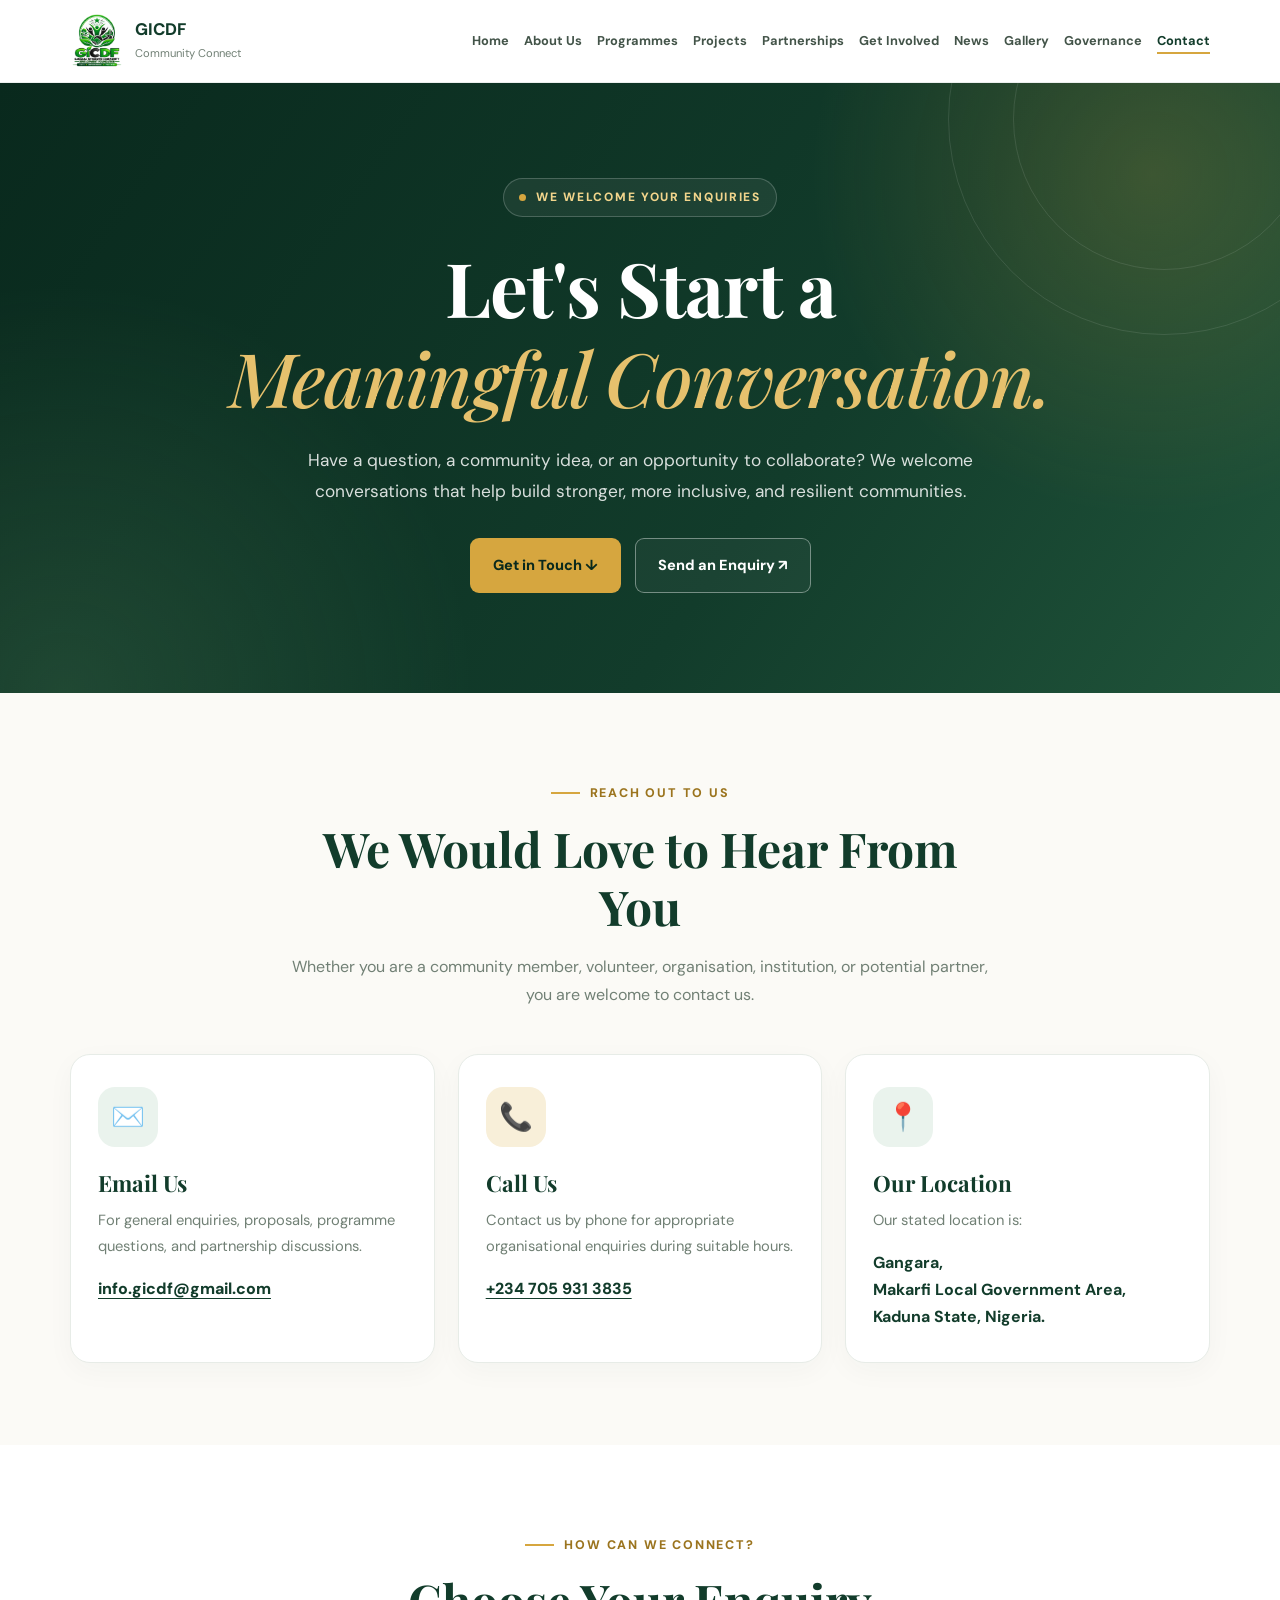
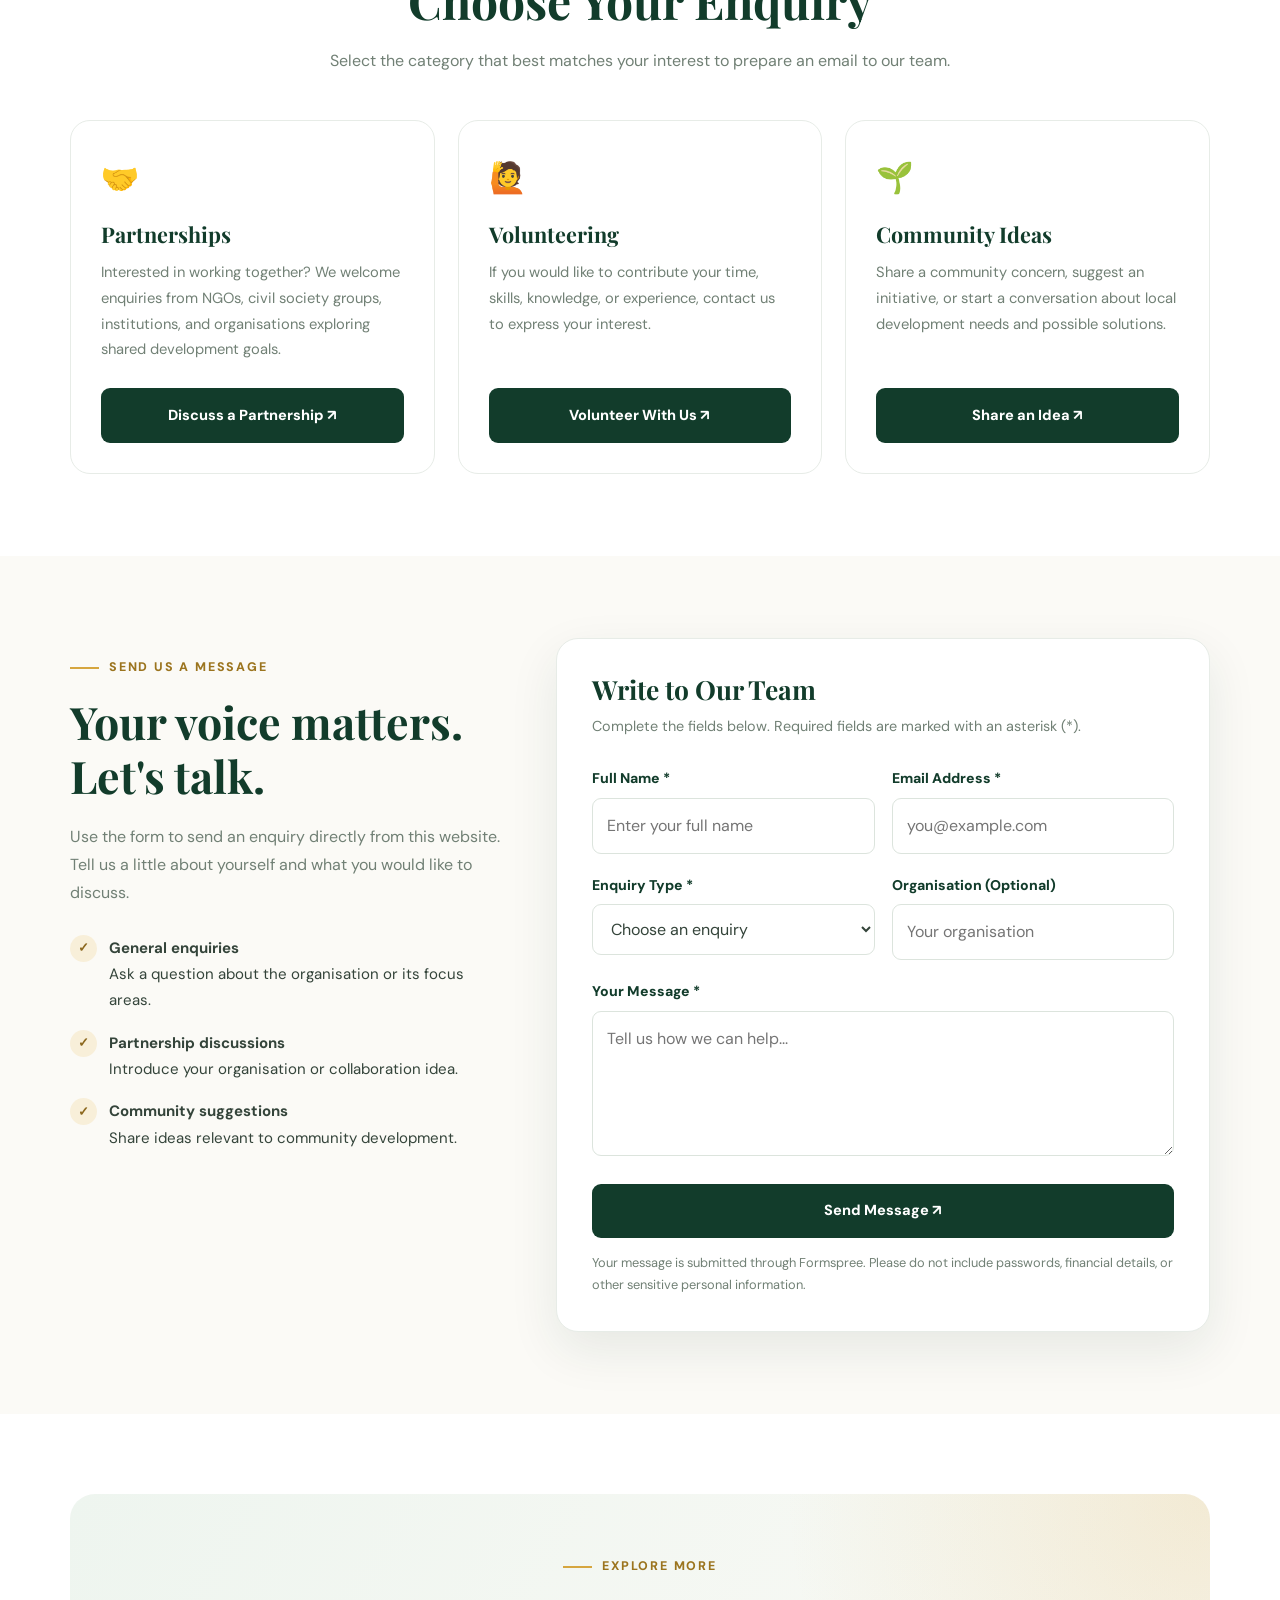
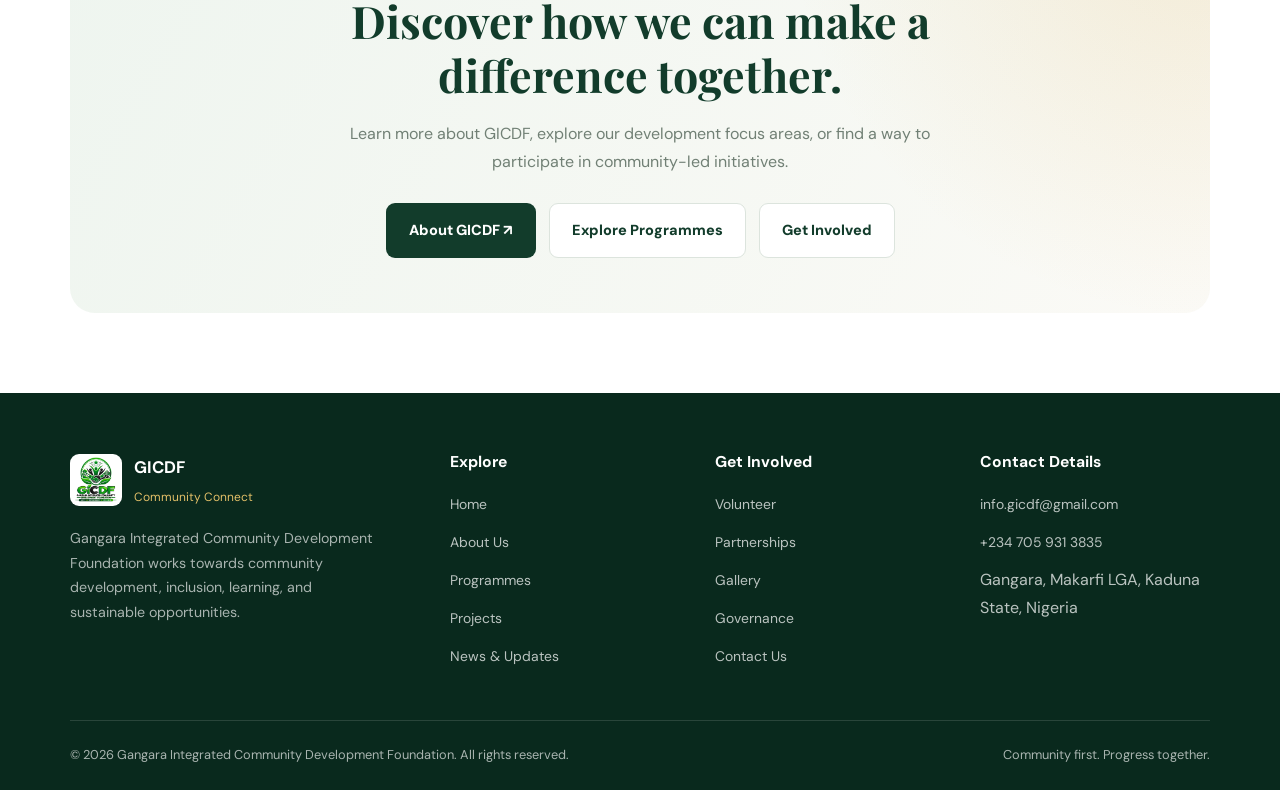
<file: contact.html>
<!DOCTYPE html><html lang="en">
<head>
  <meta charset="UTF-8">
  <meta name="viewport" content="width=device-width, initial-scale=1.0">  <title>Contact Us | GICDF Community Connect</title>  <meta name="description" content="Contact Gangara Integrated Community Development Foundation about community development, education, youth empowerment, volunteering and partnerships.">
  <meta name="theme-color" content="#123c2b">  <meta property="og:title" content="Contact GICDF | Community Connect">
  <meta property="og:description" content="Connect with GICDF about community development, volunteering and partnership opportunities.">
  <meta property="og:type" content="website">
  <meta property="og:url" content="https://edreessaleesu1.github.io/GICDF-Community-Connect/contact.html">  <link rel="icon" href="Assets/images/favicon.png">  <link rel="preconnect" href="https://fonts.googleapis.com">
  <link rel="preconnect" href="https://fonts.gstatic.com" crossorigin>  <link href="https://fonts.googleapis.com/css2?family=DM+Sans:wght@400;500;600;700;800&family=Playfair+Display:wght@500;600;700&display=swap" rel="stylesheet">  <style>
    :root {
      --green: #123c2b;
      --green-dark: #09291d;
      --green-mid: #20543a;
      --green-light: #eaf3ed;
      --gold: #d6a63f;
      --gold-light: #f8efd9;
      --white: #ffffff;
      --cream: #fbfaf6;
      --text: #34443a;
      --muted: #718075;
      --border: #e7ece7;
      --shadow: 0 18px 50px rgba(18, 60, 43, 0.09);
      --radius: 20px;
    }

    * {
      box-sizing: border-box;
    }

    html {
      scroll-behavior: smooth;
      scroll-padding-top: 100px;
    }

    body {
      margin: 0;
      font-family: "DM Sans", sans-serif;
      color: var(--text);
      background: var(--white);
      line-height: 1.75;
    }

    img {
      display: block;
      max-width: 100%;
    }

    a {
      color: inherit;
    }

    button,
    input,
    select,
    textarea {
      font: inherit;
    }

    h1,
    h2,
    h3 {
      font-family: "Playfair Display", Georgia, serif;
      color: var(--green);
      line-height: 1.2;
      margin-top: 0;
    }

    p {
      margin-top: 0;
    }

    .container {
      width: min(1140px, calc(100% - 40px));
      margin-inline: auto;
    }

    .section {
      padding: 82px 0;
    }

    .eyebrow {
      display: inline-flex;
      align-items: center;
      gap: 10px;
      margin-bottom: 16px;
      color: #9b741e;
      font-size: 0.78rem;
      font-weight: 800;
      letter-spacing: 1.8px;
      text-transform: uppercase;
    }

    .eyebrow::before {
      content: "";
      width: 29px;
      height: 2px;
      background: var(--gold);
    }

    .section-heading {
      max-width: 720px;
      text-align: center;
      margin: 0 auto 45px;
    }

    .section-heading h2 {
      font-size: clamp(2rem, 4vw, 3rem);
      margin-bottom: 17px;
    }

    .section-heading p {
      color: var(--muted);
      margin-bottom: 0;
    }

    .btn {
      display: inline-flex;
      align-items: center;
      justify-content: center;
      gap: 9px;
      padding: 14px 22px;
      border: 1px solid transparent;
      border-radius: 9px;
      font-size: 0.91rem;
      font-weight: 800;
      text-decoration: none;
      cursor: pointer;
      transition: transform 0.2s ease, background 0.2s ease;
    }

    .btn:hover {
      transform: translateY(-2px);
    }

    .btn:focus-visible,
    a:focus-visible,
    input:focus-visible,
    select:focus-visible,
    textarea:focus-visible {
      outline: 3px solid var(--gold);
      outline-offset: 3px;
    }

    .btn-green {
      background: var(--green);
      color: var(--white);
    }

    .btn-green:hover {
      background: var(--green-dark);
    }

    .btn-gold {
      background: var(--gold);
      color: var(--green-dark);
    }

    .btn-gold:hover {
      background: #e6bc5b;
    }

    .btn-outline-light {
      color: var(--white);
      border-color: rgba(255, 255, 255, 0.4);
      background: rgba(255, 255, 255, 0.04);
    }

    .btn-outline-light:hover {
      background: rgba(255, 255, 255, 0.12);
    }

    .btn-light {
      border-color: #dce4dd;
      background: var(--white);
      color: var(--green);
    }

    /* Navigation */

    .site-header {
      position: sticky;
      top: 0;
      z-index: 1000;
      background: rgba(255, 255, 255, 0.97);
      backdrop-filter: blur(14px);
      border-bottom: 1px solid rgba(18, 60, 43, 0.08);
    }

    .header-inner {
      min-height: 82px;
      display: flex;
      justify-content: space-between;
      align-items: center;
      gap: 22px;
    }

    .brand {
      display: inline-flex;
      align-items: center;
      gap: 11px;
      text-decoration: none;
      flex-shrink: 0;
    }

    .brand img {
      width: 54px;
      height: 54px;
      object-fit: contain;
    }

    .brand-copy strong {
      display: block;
      color: var(--green);
      font-size: 1.05rem;
      font-weight: 800;
      line-height: 1.3;
    }

    .brand-copy small {
      display: block;
      margin-top: 3px;
      color: var(--muted);
      font-size: 0.7rem;
    }

    .main-nav {
      display: flex;
      align-items: center;
      justify-content: flex-end;
      gap: 15px;
    }

    .main-nav a {
      color: #435449;
      font-size: 0.8rem;
      font-weight: 700;
      text-decoration: none;
      transition: color 0.2s ease;
    }

    .main-nav a:hover,
    .main-nav a.active {
      color: var(--green);
    }

    .main-nav a.active {
      text-decoration: underline;
      text-decoration-color: var(--gold);
      text-decoration-thickness: 2px;
      text-underline-offset: 7px;
    }

    .main-nav .nav-cta {
      padding: 10px 13px;
      border-radius: 8px;
      background: var(--green);
      color: var(--white);
      white-space: nowrap;
    }

    .main-nav .nav-cta:hover {
      background: var(--green-dark);
    }

    .menu-toggle {
      display: none;
      width: 44px;
      height: 44px;
      border: 1px solid var(--border);
      border-radius: 10px;
      background: var(--white);
      color: var(--green);
      font-size: 1.4rem;
      cursor: pointer;
    }

    /* Hero */

    .contact-hero {
      position: relative;
      isolation: isolate;
      overflow: hidden;
      padding: 95px 0 100px;
      background:
        radial-gradient(circle at 90% 15%, rgba(214, 166, 63, 0.2), transparent 27%),
        radial-gradient(circle at 5% 100%, rgba(87, 138, 97, 0.25), transparent 30%),
        linear-gradient(125deg, var(--green-dark), var(--green) 62%, var(--green-mid));
    }

    .contact-hero::before,
    .contact-hero::after {
      content: "";
      position: absolute;
      z-index: -1;
      border: 1px solid rgba(255, 255, 255, 0.1);
      border-radius: 50%;
    }

    .contact-hero::before {
      width: 430px;
      height: 430px;
      top: -180px;
      right: -100px;
    }

    .contact-hero::after {
      width: 300px;
      height: 300px;
      top: -115px;
      right: -35px;
    }

    .hero-content {
      max-width: 850px;
      margin: auto;
      text-align: center;
    }

    .hero-label {
      display: inline-flex;
      align-items: center;
      gap: 10px;
      padding: 8px 15px;
      margin-bottom: 25px;
      border: 1px solid rgba(255, 255, 255, 0.2);
      border-radius: 100px;
      color: #f2d58c;
      background: rgba(255, 255, 255, 0.06);
      font-size: 0.75rem;
      font-weight: 800;
      letter-spacing: 1.7px;
      text-transform: uppercase;
    }

    .hero-label span {
      width: 7px;
      height: 7px;
      border-radius: 50%;
      background: var(--gold);
    }

    .contact-hero h1 {
      color: var(--white);
      font-size: clamp(2.6rem, 6vw, 4.7rem);
      letter-spacing: -1px;
      margin-bottom: 23px;
    }

    .contact-hero h1 em {
      color: #e6c16d;
      font-weight: 500;
    }

    .contact-hero p {
      max-width: 690px;
      margin: 0 auto;
      color: rgba(255, 255, 255, 0.84);
      font-size: 1.08rem;
    }

    .hero-actions {
      display: flex;
      justify-content: center;
      flex-wrap: wrap;
      gap: 14px;
      margin-top: 32px;
    }

    /* Contact information */

    .contact-info-section {
      background: var(--cream);
    }

    .contact-grid {
      display: grid;
      grid-template-columns: repeat(3, 1fr);
      gap: 23px;
    }

    .contact-card {
      padding: 32px 27px;
      border: 1px solid var(--border);
      border-radius: var(--radius);
      background: var(--white);
      box-shadow: 0 8px 28px rgba(18, 60, 43, 0.035);
      transition: transform 0.25s ease, box-shadow 0.25s ease;
    }

    .contact-card:hover {
      transform: translateY(-5px);
      box-shadow: var(--shadow);
    }

    .contact-icon {
      display: grid;
      place-items: center;
      width: 60px;
      height: 60px;
      margin-bottom: 23px;
      border-radius: 17px;
      background: var(--green-light);
      font-size: 1.7rem;
    }

    .contact-card:nth-child(2) .contact-icon {
      background: var(--gold-light);
    }

    .contact-card h3 {
      font-size: 1.4rem;
      margin-bottom: 12px;
    }

    .contact-card p {
      color: var(--muted);
      font-size: 0.92rem;
    }

    .contact-link {
      display: inline-block;
      color: var(--green);
      font-weight: 800;
      overflow-wrap: anywhere;
      text-underline-offset: 4px;
    }

    .contact-link:hover {
      color: #9b741e;
    }

    .contact-detail {
      color: var(--green);
      font-weight: 700;
      line-height: 1.7;
    }

    /* Enquiry categories */

    .enquiry-grid {
      display: grid;
      grid-template-columns: repeat(3, 1fr);
      gap: 23px;
    }

    .enquiry-card {
      display: flex;
      flex-direction: column;
      align-items: flex-start;
      padding: 30px;
      border: 1px solid var(--border);
      border-radius: var(--radius);
      background: var(--white);
      transition: transform 0.25s ease, border-color 0.25s ease;
    }

    .enquiry-card:hover {
      transform: translateY(-5px);
      border-color: #d9bf7b;
    }

    .enquiry-icon {
      margin-bottom: 18px;
      font-size: 1.9rem;
    }

    .enquiry-card h3 {
      font-size: 1.35rem;
      margin-bottom: 12px;
    }

    .enquiry-card p {
      flex-grow: 1;
      color: var(--muted);
      font-size: 0.92rem;
    }

    .enquiry-card .btn {
      width: 100%;
      margin-top: 10px;
    }

    /* Contact form */

    .message-section {
      background: var(--cream);
    }

    .message-layout {
      display: grid;
      grid-template-columns: 0.8fr 1.2fr;
      gap: 50px;
      align-items: start;
    }

    .message-intro {
      padding-top: 12px;
    }

    .message-intro h2 {
      font-size: clamp(2rem, 4vw, 2.8rem);
      margin-bottom: 20px;
    }

    .message-intro > p {
      color: var(--muted);
    }

    .message-points {
      list-style: none;
      padding: 0;
      margin: 28px 0 0;
    }

    .message-points li {
      display: flex;
      align-items: flex-start;
      gap: 12px;
      margin-bottom: 16px;
      font-size: 0.94rem;
    }

    .message-points li span {
      display: grid;
      place-items: center;
      flex: 0 0 27px;
      width: 27px;
      height: 27px;
      border-radius: 50%;
      background: var(--gold-light);
      color: #8b671d;
      font-size: 0.8rem;
      font-weight: 800;
    }

    .contact-form {
      padding: 35px;
      border: 1px solid var(--border);
      border-radius: 22px;
      background: var(--white);
      box-shadow: var(--shadow);
    }

    .contact-form h3 {
      font-size: 1.65rem;
      margin-bottom: 8px;
    }

    .form-description {
      color: var(--muted);
      font-size: 0.9rem;
      margin-bottom: 27px;
    }

    .form-row {
      display: grid;
      grid-template-columns: 1fr 1fr;
      gap: 17px;
    }

    .form-group {
      margin-bottom: 19px;
    }

    .form-group label {
      display: block;
      margin-bottom: 7px;
      color: var(--green);
      font-size: 0.88rem;
      font-weight: 800;
    }

    .form-group input,
    .form-group select,
    .form-group textarea {
      width: 100%;
      padding: 13px 14px;
      border: 1px solid #dce4dd;
      border-radius: 9px;
      background: #fff;
      color: var(--text);
      outline: none;
      transition: border-color 0.2s ease, box-shadow 0.2s ease;
    }

    .form-group input:focus,
    .form-group select:focus,
    .form-group textarea:focus {
      border-color: var(--green);
      box-shadow: 0 0 0 3px rgba(18, 60, 43, 0.08);
    }

    .form-group textarea {
      min-height: 145px;
      resize: vertical;
    }

    .form-note {
      color: var(--muted);
      font-size: 0.8rem;
      margin: 14px 0 0;
    }

    .submit-btn {
      width: 100%;
      border: 0;
      background: var(--green);
      color: var(--white);
    }

    .submit-btn:hover {
      background: var(--green-dark);
    }

    .submit-btn:disabled {
      opacity: 0.65;
      cursor: wait;
      transform: none;
    }

    .form-status {
      display: none;
      padding: 13px 15px;
      margin-top: 17px;
      border-radius: 8px;
      font-size: 0.9rem;
      overflow-wrap: anywhere;
    }

    .form-status.success {
      display: block;
      background: var(--green-light);
      color: var(--green-dark);
      border: 1px solid #c8dfce;
    }

    .form-status.error {
      display: block;
      background: #fff0ed;
      color: #8a261b;
      border: 1px solid #f0c9c2;
    }

    /* Final call to action */

    .final-cta {
      padding: 80px 0;
    }

    .cta-box {
      padding: 55px 35px;
      border-radius: 25px;
      text-align: center;
      background:
        radial-gradient(circle at 100% 0%, rgba(214, 166, 63, 0.18), transparent 35%),
        linear-gradient(120deg, #eef5ef, #fbfaf6);
    }

    .cta-box h2 {
      max-width: 750px;
      margin: 0 auto 18px;
      font-size: clamp(2rem, 4vw, 2.8rem);
    }

    .cta-box p {
      max-width: 650px;
      margin: 0 auto 27px;
      color: var(--muted);
    }

    .cta-buttons {
      display: flex;
      justify-content: center;
      flex-wrap: wrap;
      gap: 13px;
    }

    /* Footer */

    .site-footer {
      padding: 60px 0 24px;
      background: var(--green-dark);
      color: rgba(255, 255, 255, 0.72);
    }

    .footer-grid {
      display: grid;
      grid-template-columns: 1.5fr 1fr 1fr 1fr;
      gap: 35px;
      padding-bottom: 40px;
    }

    .footer-brand {
      display: inline-flex;
      align-items: center;
      gap: 12px;
      margin-bottom: 18px;
      text-decoration: none;
    }

    .footer-brand img {
      width: 52px;
      height: 52px;
      object-fit: contain;
      padding: 3px;
      border-radius: 9px;
      background: var(--white);
    }

    .footer-brand strong {
      display: block;
      color: var(--white);
      font-size: 1.05rem;
    }

    .footer-brand small {
      display: block;
      margin-top: 4px;
      color: #e2bf68;
      font-size: 0.75rem;
    }

    .footer-about {
      max-width: 320px;
      color: rgba(255, 255, 255, 0.65);
      font-size: 0.89rem;
    }

    .footer-column h3 {
      font-family: "DM Sans", sans-serif;
      color: var(--white);
      font-size: 0.98rem;
      margin-bottom: 18px;
    }

    .footer-column ul {
      list-style: none;
      padding: 0;
      margin: 0;
    }

    .footer-column li {
      margin-bottom: 10px;
    }

    .footer-column a {
      color: rgba(255, 255, 255, 0.72);
      font-size: 0.87rem;
      text-decoration: none;
      transition: color 0.2s ease;
      overflow-wrap: anywhere;
    }

    .footer-column a:hover {
      color: #f0ce7a;
    }

    .footer-bottom {
      display: flex;
      justify-content: space-between;
      align-items: center;
      flex-wrap: wrap;
      gap: 15px;
      padding-top: 23px;
      border-top: 1px solid rgba(255, 255, 255, 0.13);
      color: rgba(255, 255, 255, 0.65);
      font-size: 0.8rem;
    }

    .footer-bottom p {
      margin: 0;
    }

    /* Responsive layout */

    @media (max-width: 1100px) {
      .main-nav {
        gap: 10px;
      }

      .main-nav a {
        font-size: 0.74rem;
      }

      .footer-grid {
        grid-template-columns: 1.4fr 1fr 1fr;
      }
    }

    @media (max-width: 850px) {
      .header-inner {
        min-height: 76px;
      }

      .brand img {
        width: 49px;
        height: 49px;
      }

      .menu-toggle {
        display: grid;
        place-items: center;
      }

      .main-nav {
        position: absolute;
        top: 100%;
        left: 0;
        right: 0;
        display: none;
        flex-direction: column;
        align-items: stretch;
        gap: 0;
        padding: 12px 20px 22px;
        border-bottom: 1px solid var(--border);
        background: var(--white);
        box-shadow: 0 15px 25px rgba(0, 0, 0, 0.06);
      }

      .main-nav.open {
        display: flex;
      }

      .main-nav a {
        padding: 12px 5px;
        font-size: 0.92rem;
      }

      .main-nav a.active {
        text-decoration: none;
      }

      .main-nav .nav-cta {
        margin-top: 8px;
        text-align: center;
      }

      .contact-grid,
      .enquiry-grid {
        grid-template-columns: 1fr 1fr;
      }

      .message-layout {
        grid-template-columns: 1fr;
        gap: 35px;
      }

      .footer-grid {
        grid-template-columns: repeat(2, 1fr);
      }
    }

    @media (max-width: 560px) {
      .container {
        width: min(100% - 30px, 1140px);
      }

      .brand-copy strong {
        font-size: 0.92rem;
      }

      .brand-copy small {
        font-size: 0.65rem;
      }

      .contact-hero {
        padding: 70px 0;
      }

      .contact-hero h1 {
        letter-spacing: -0.5px;
      }

      .hero-actions {
        flex-direction: column;
        align-items: stretch;
      }

      .contact-grid,
      .enquiry-grid {
        grid-template-columns: 1fr;
      }

      .contact-card,
      .enquiry-card {
        padding: 27px 23px;
      }

      .contact-form {
        padding: 25px 19px;
      }

      .form-row {
        grid-template-columns: 1fr;
        gap: 0;
      }

      .cta-box {
        padding: 40px 22px;
      }

      .cta-buttons {
        flex-direction: column;
      }

      .cta-buttons .btn {
        width: 100%;
      }

      .footer-grid {
        grid-template-columns: 1fr;
        gap: 27px;
      }

      .footer-bottom {
        align-items: flex-start;
        flex-direction: column;
      }
    }

    @media (prefers-reduced-motion: reduce) {
      *,
      *::before,
      *::after {
        scroll-behavior: auto !important;
        transition-duration: 0.01ms !important;
      }
    }
  </style></head><body><header class="site-header">
  <div class="container header-inner"><a href="index.html" class="brand" aria-label="GICDF Community Connect home">
  <img src="Assets/images/gicdf-logo.png" alt="GICDF logo">
  <span class="brand-copy">
    <strong>GICDF</strong>
    <small>Community Connect</small>
  </span>
</a>

<button
  class="menu-toggle"
  id="menuToggle"
  type="button"
  aria-label="Open navigation menu"
  aria-controls="mainNavigation"
  aria-expanded="false">
  ☰
</button>

<nav class="main-nav" id="mainNavigation" aria-label="Main navigation">
  <a href="index.html">Home</a>
  <a href="about.html">About Us</a>
  <a href="programmes.html">Programmes</a>
  <a href="projects.html">Projects</a>
  <a href="partnerships.html">Partnerships</a>
  <a href="get-involved.html">Get Involved</a>
  <a href="news.html">News</a>
  <a href="gallery.html">Gallery</a>
  <a href="governance.html">Governance</a>
  <a href="contact.html" class="active" aria-current="page">Contact</a>
</nav>

  </div>
</header><main>  <!-- HERO -->  <section class="contact-hero">
    <div class="container hero-content">  <div class="hero-label">
    <span></span>
    We Welcome Your Enquiries
  </div>

  <h1>
    Let's Start a<br>
    <em>Meaningful Conversation.</em>
  </h1>

  <p>
    Have a question, a community idea, or an opportunity to collaborate?
    We welcome conversations that help build stronger, more inclusive,
    and resilient communities.
  </p>

  <div class="hero-actions">
    <a href="#contact-details" class="btn btn-gold">Get in Touch ↓</a>
    <a href="#send-message" class="btn btn-outline-light">Send an Enquiry ↗</a>
  </div>

</div>

  </section>  <!-- CONTACT DETAILS -->  <section class="section contact-info-section" id="contact-details">
    <div class="container">  <div class="section-heading">
    <span class="eyebrow">Reach Out to Us</span>
    <h2>We Would Love to Hear From You</h2>
    <p>
      Whether you are a community member, volunteer, organisation,
      institution, or potential partner, you are welcome to contact us.
    </p>
  </div>

  <div class="contact-grid">

    <article class="contact-card">
      <div class="contact-icon" aria-hidden="true">✉️</div>
      <h3>Email Us</h3>
      <p>For general enquiries, proposals, programme questions, and partnership discussions.</p>
      <a class="contact-link" href="mailto:info.gicdf@gmail.com">info.gicdf@gmail.com</a>
    </article>

    <article class="contact-card">
      <div class="contact-icon" aria-hidden="true">📞</div>
      <h3>Call Us</h3>
      <p>Contact us by phone for appropriate organisational enquiries during suitable hours.</p>
      <a class="contact-link" href="tel:+2347059313835">+234 705 931 3835</a>
    </article>

    <article class="contact-card">
      <div class="contact-icon" aria-hidden="true">📍</div>
      <h3>Our Location</h3>
      <p>Our stated location is:</p>
      <div class="contact-detail">
        Gangara,<br>
        Makarfi Local Government Area,<br>
        Kaduna State, Nigeria.
      </div>
    </article>

  </div>
</div>

  </section>  <!-- ENQUIRY CATEGORIES -->  <section class="section">
    <div class="container">  <div class="section-heading">
    <span class="eyebrow">How Can We Connect?</span>
    <h2>Choose Your Enquiry</h2>
    <p>
      Select the category that best matches your interest to prepare an
      email to our team.
    </p>
  </div>

  <div class="enquiry-grid">

    <article class="enquiry-card">
      <span class="enquiry-icon" aria-hidden="true">🤝</span>
      <h3>Partnerships</h3>
      <p>
        Interested in working together? We welcome enquiries from NGOs,
        civil society groups, institutions, and organisations exploring
        shared development goals.
      </p>
      <a class="btn btn-green" href="mailto:info.gicdf@gmail.com?subject=GICDF%20Partnership%20Enquiry">
        Discuss a Partnership ↗
      </a>
    </article>

    <article class="enquiry-card">
      <span class="enquiry-icon" aria-hidden="true">🙋</span>
      <h3>Volunteering</h3>
      <p>
        If you would like to contribute your time, skills, knowledge,
        or experience, contact us to express your interest.
      </p>
      <a class="btn btn-green" href="mailto:info.gicdf@gmail.com?subject=GICDF%20Volunteer%20Enquiry">
        Volunteer With Us ↗
      </a>
    </article>

    <article class="enquiry-card">
      <span class="enquiry-icon" aria-hidden="true">🌱</span>
      <h3>Community Ideas</h3>
      <p>
        Share a community concern, suggest an initiative, or start a
        conversation about local development needs and possible solutions.
      </p>
      <a class="btn btn-green" href="mailto:info.gicdf@gmail.com?subject=Community%20Development%20Enquiry">
        Share an Idea ↗
      </a>
    </article>

  </div>
</div>

  </section>  <!-- FORM CONNECTED TO FORMSPREE -->  <section class="section message-section" id="send-message">
    <div class="container message-layout">  <div class="message-intro">
    <span class="eyebrow">Send Us a Message</span>
    <h2>Your voice matters. Let's talk.</h2>

    <p>
      Use the form to send an enquiry directly from this website.
      Tell us a little about yourself and what you would like to discuss.
    </p>

    <ul class="message-points">
      <li>
        <span>✓</span>
        <div>
          <strong>General enquiries</strong><br>
          Ask a question about the organisation or its focus areas.
        </div>
      </li>

      <li>
        <span>✓</span>
        <div>
          <strong>Partnership discussions</strong><br>
          Introduce your organisation or collaboration idea.
        </div>
      </li>

      <li>
        <span>✓</span>
        <div>
          <strong>Community suggestions</strong><br>
          Share ideas relevant to community development.
        </div>
      </li>
    </ul>
  </div>

  <form
    class="contact-form"
    id="contactForm"
    action="https://formspree.io/f/myekoyyd"
    method="POST">

    <input type="hidden" name="_subject" value="New GICDF Website Enquiry">

    <h3>Write to Our Team</h3>

    <p class="form-description">
      Complete the fields below. Required fields are marked with an asterisk (*).
    </p>

    <div class="form-row">

      <div class="form-group">
        <label for="name">Full Name *</label>
        <input
          type="text"
          id="name"
          name="name"
          autocomplete="name"
          placeholder="Enter your full name"
          maxlength="120"
          required>
      </div>

      <div class="form-group">
        <label for="email">Email Address *</label>
        <input
          type="email"
          id="email"
          name="_replyto"
          autocomplete="email"
          placeholder="you@example.com"
          maxlength="254"
          required>
      </div>

    </div>

    <div class="form-row">

      <div class="form-group">
        <label for="subject">Enquiry Type *</label>
        <select id="subject" name="enquiry_type" required>
          <option value="">Choose an enquiry</option>
          <option value="General Enquiry">General Enquiry</option>
          <option value="Partnership">Partnership</option>
          <option value="Volunteering">Volunteering</option>
          <option value="Community Development">Community Development</option>
          <option value="Programme Enquiry">Programme Enquiry</option>
          <option value="Other">Other</option>
        </select>
      </div>

      <div class="form-group">
        <label for="organisation">Organisation (Optional)</label>
        <input
          type="text"
          id="organisation"
          name="organisation"
          autocomplete="organization"
          placeholder="Your organisation"
          maxlength="160">
      </div>

    </div>

    <div class="form-group">
      <label for="message">Your Message *</label>
      <textarea
        id="message"
        name="message"
        placeholder="Tell us how we can help..."
        minlength="5"
        maxlength="5000"
        required></textarea>
    </div>

    <!-- Spam honeypot: leave this field empty -->
    <div hidden aria-hidden="true">
      <label for="website">Leave this field empty</label>
      <input
        type="text"
        id="website"
        name="_gotcha"
        tabindex="-1"
        autocomplete="off">
    </div>

    <button type="submit" class="btn submit-btn" id="submitButton">
      Send Message ↗
    </button>

    <p class="form-note">
      Your message is submitted through Formspree. Please do not include
      passwords, financial details, or other sensitive personal information.
    </p>

    <div
      class="form-status"
      id="formStatus"
      role="status"
      aria-live="polite"
      tabindex="-1"></div>

  </form>

</div>

  </section>  <!-- FINAL CALL TO ACTION -->  <section class="final-cta">
    <div class="container">  <div class="cta-box">
    <span class="eyebrow">Explore More</span>

    <h2>Discover how we can make a difference together.</h2>

    <p>
      Learn more about GICDF, explore our development focus areas,
      or find a way to participate in community-led initiatives.
    </p>

    <div class="cta-buttons">
      <a href="about.html" class="btn btn-green">About GICDF ↗</a>
      <a href="programmes.html" class="btn btn-light">Explore Programmes</a>
      <a href="get-involved.html" class="btn btn-light">Get Involved</a>
    </div>
  </div>

</div>

  </section></main><!-- FOOTER --><footer class="site-footer">
  <div class="container"><div class="footer-grid">

  <div>
    <a href="index.html" class="footer-brand">
      <img src="Assets/images/gicdf-logo.png" alt="GICDF logo">
      <span>
        <strong>GICDF</strong>
        <small>Community Connect</small>
      </span>
    </a>

    <p class="footer-about">
      Gangara Integrated Community Development Foundation works towards
      community development, inclusion, learning, and sustainable opportunities.
    </p>
  </div>

  <div class="footer-column">
    <h3>Explore</h3>
    <ul>
      <li><a href="index.html">Home</a></li>
      <li><a href="about.html">About Us</a></li>
      <li><a href="programmes.html">Programmes</a></li>
      <li><a href="projects.html">Projects</a></li>
      <li><a href="news.html">News & Updates</a></li>
    </ul>
  </div>

  <div class="footer-column">
    <h3>Get Involved</h3>
    <ul>
      <li><a href="get-involved.html">Volunteer</a></li>
      <li><a href="partnerships.html">Partnerships</a></li>
      <li><a href="gallery.html">Gallery</a></li>
      <li><a href="governance.html">Governance</a></li>
      <li><a href="contact.html">Contact Us</a></li>
    </ul>
  </div>

  <div class="footer-column">
    <h3>Contact Details</h3>
    <ul>
      <li><a href="mailto:info.gicdf@gmail.com">info.gicdf@gmail.com</a></li>
      <li><a href="tel:+2347059313835">+234 705 931 3835</a></li>
      <li>Gangara, Makarfi LGA, Kaduna State, Nigeria</li>
    </ul>
  </div>

</div>

<div class="footer-bottom">
  <p>
    &copy; <span id="currentYear"></span>
    Gangara Integrated Community Development Foundation. All rights reserved.
  </p>
  <p>Community first. Progress together.</p>
</div>

  </div>
</footer><script>
  // Mobile navigation
  const menuToggle = document.getElementById("menuToggle");
  const mainNavigation = document.getElementById("mainNavigation");

  menuToggle.addEventListener("click", function () {
    const isOpen = mainNavigation.classList.toggle("open");

    menuToggle.setAttribute("aria-expanded", String(isOpen));
    menuToggle.setAttribute(
      "aria-label",
      isOpen ? "Close navigation menu" : "Open navigation menu"
    );

    menuToggle.textContent = isOpen ? "✕" : "☰";
  });

  // Close mobile menu after selecting a link
  mainNavigation.querySelectorAll("a").forEach(function (link) {
    link.addEventListener("click", function () {
      mainNavigation.classList.remove("open");
      menuToggle.setAttribute("aria-expanded", "false");
      menuToggle.setAttribute("aria-label", "Open navigation menu");
      menuToggle.textContent = "☰";
    });
  });

  // Automatically update the copyright year
  document.getElementById("currentYear").textContent =
    new Date().getFullYear();

  // Submit the form to Formspree
  const contactForm = document.getElementById("contactForm");
  const formStatus = document.getElementById("formStatus");
  const submitButton = document.getElementById("submitButton");

  contactForm.addEventListener("submit", async function (event) {
    event.preventDefault();

    if (!contactForm.reportValidity()) {
      return;
    }

    submitButton.disabled = true;
    submitButton.textContent = "Sending...";
    formStatus.className = "form-status";
    formStatus.style.display = "block";
    formStatus.textContent = "Submitting your message. Please wait.";

    try {
      const response = await fetch(contactForm.action, {
        method: "POST",
        body: new FormData(contactForm),
        headers: {
          "Accept": "application/json"
        }
      });

      if (response.ok) {
        formStatus.className = "form-status success";
        formStatus.textContent =
          "Thank you! Your message has been submitted successfully. Please note that email delivery may depend on completing any required Formspree verification.";
        contactForm.reset();
      } else {
        let errorMessage =
          "We could not submit your message. Please try again or email info.gicdf@gmail.com directly.";

        try {
          const result = await response.json();

          if (result.errors && result.errors.length > 0) {
            errorMessage += " " + result.errors
              .map(function (item) {
                return item.message;
              })
              .join(" ");
          }
        } catch (parseError) {
          // Keep the general error message if the response isn't JSON.
        }

        formStatus.className = "form-status error";
        formStatus.textContent = errorMessage;
      }
    } catch (error) {
      formStatus.className = "form-status error";
      formStatus.textContent =
        "A connection problem prevented submission. Check your internet connection and try again, or email info.gicdf@gmail.com directly.";
    } finally {
      submitButton.disabled = false;
      submitButton.textContent = "Send Message ↗";
      formStatus.focus();
    }
  });
</script></body>
    </html>
</file>
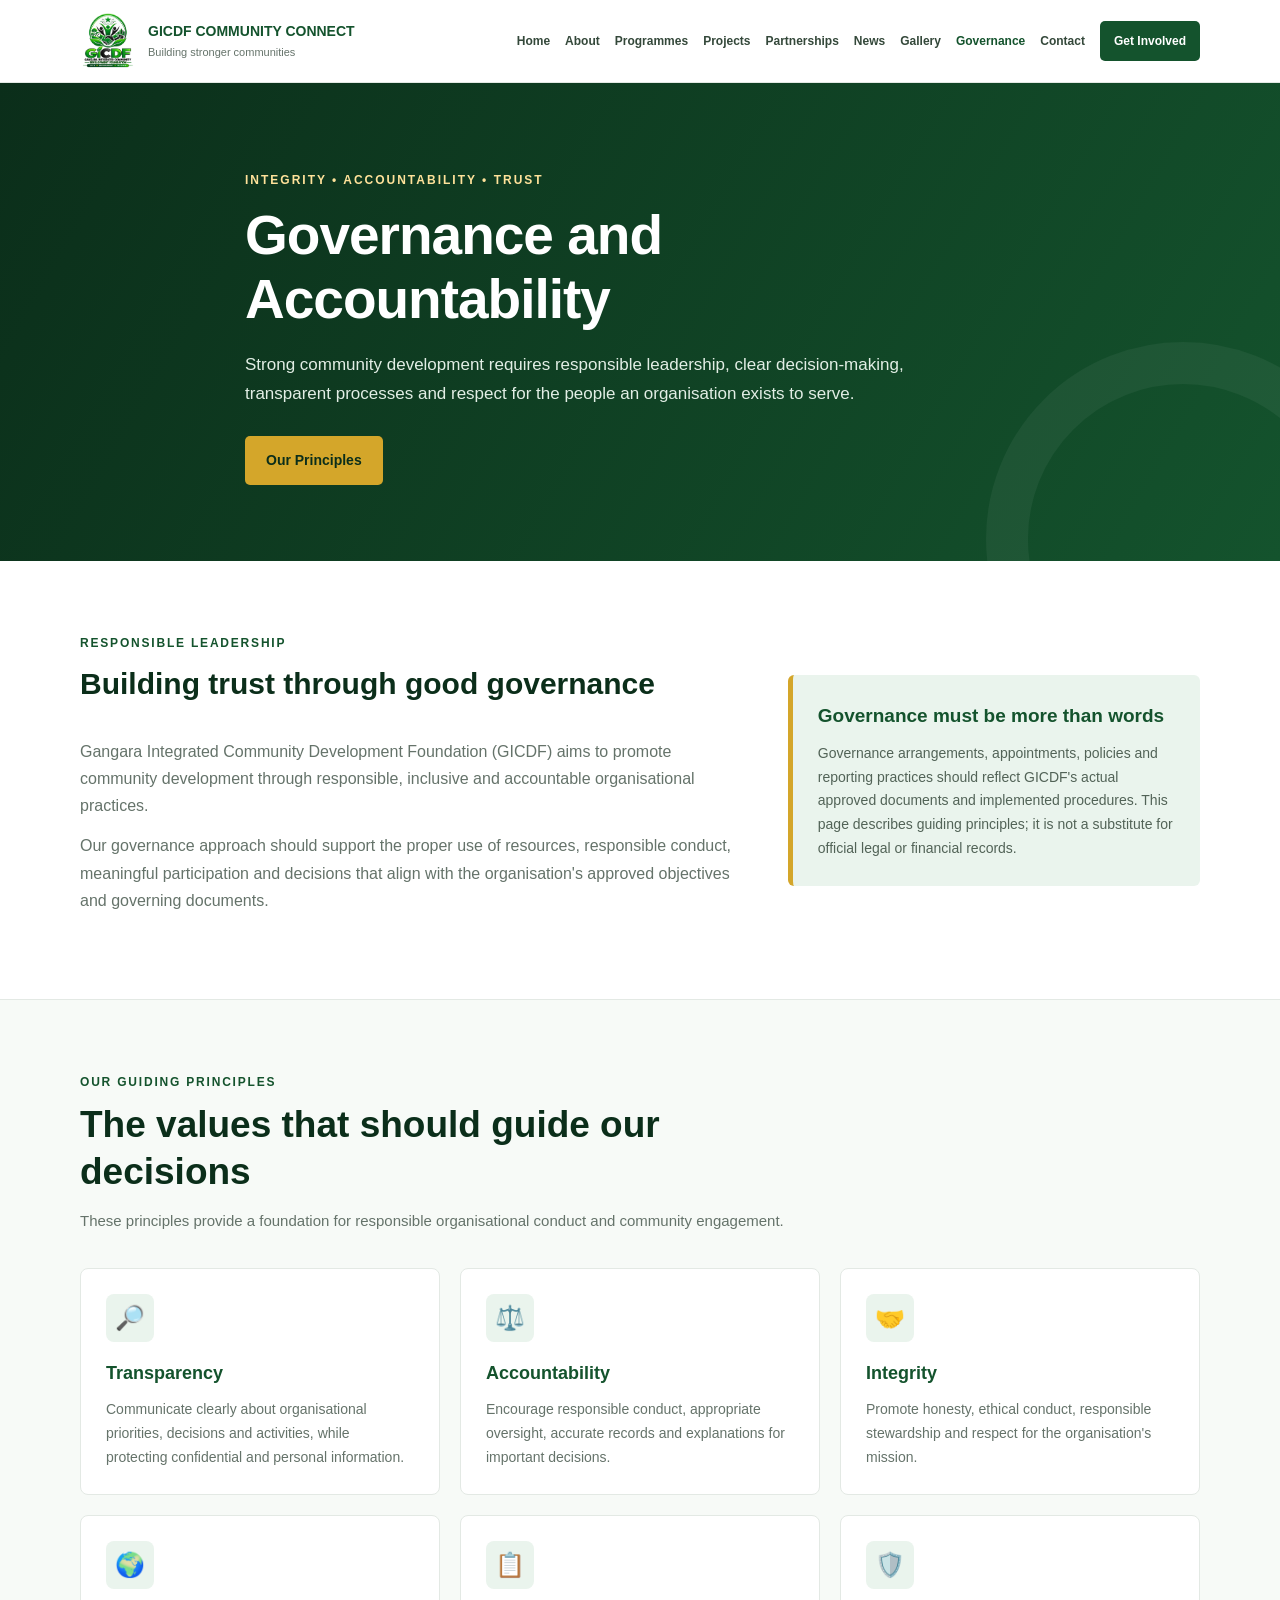
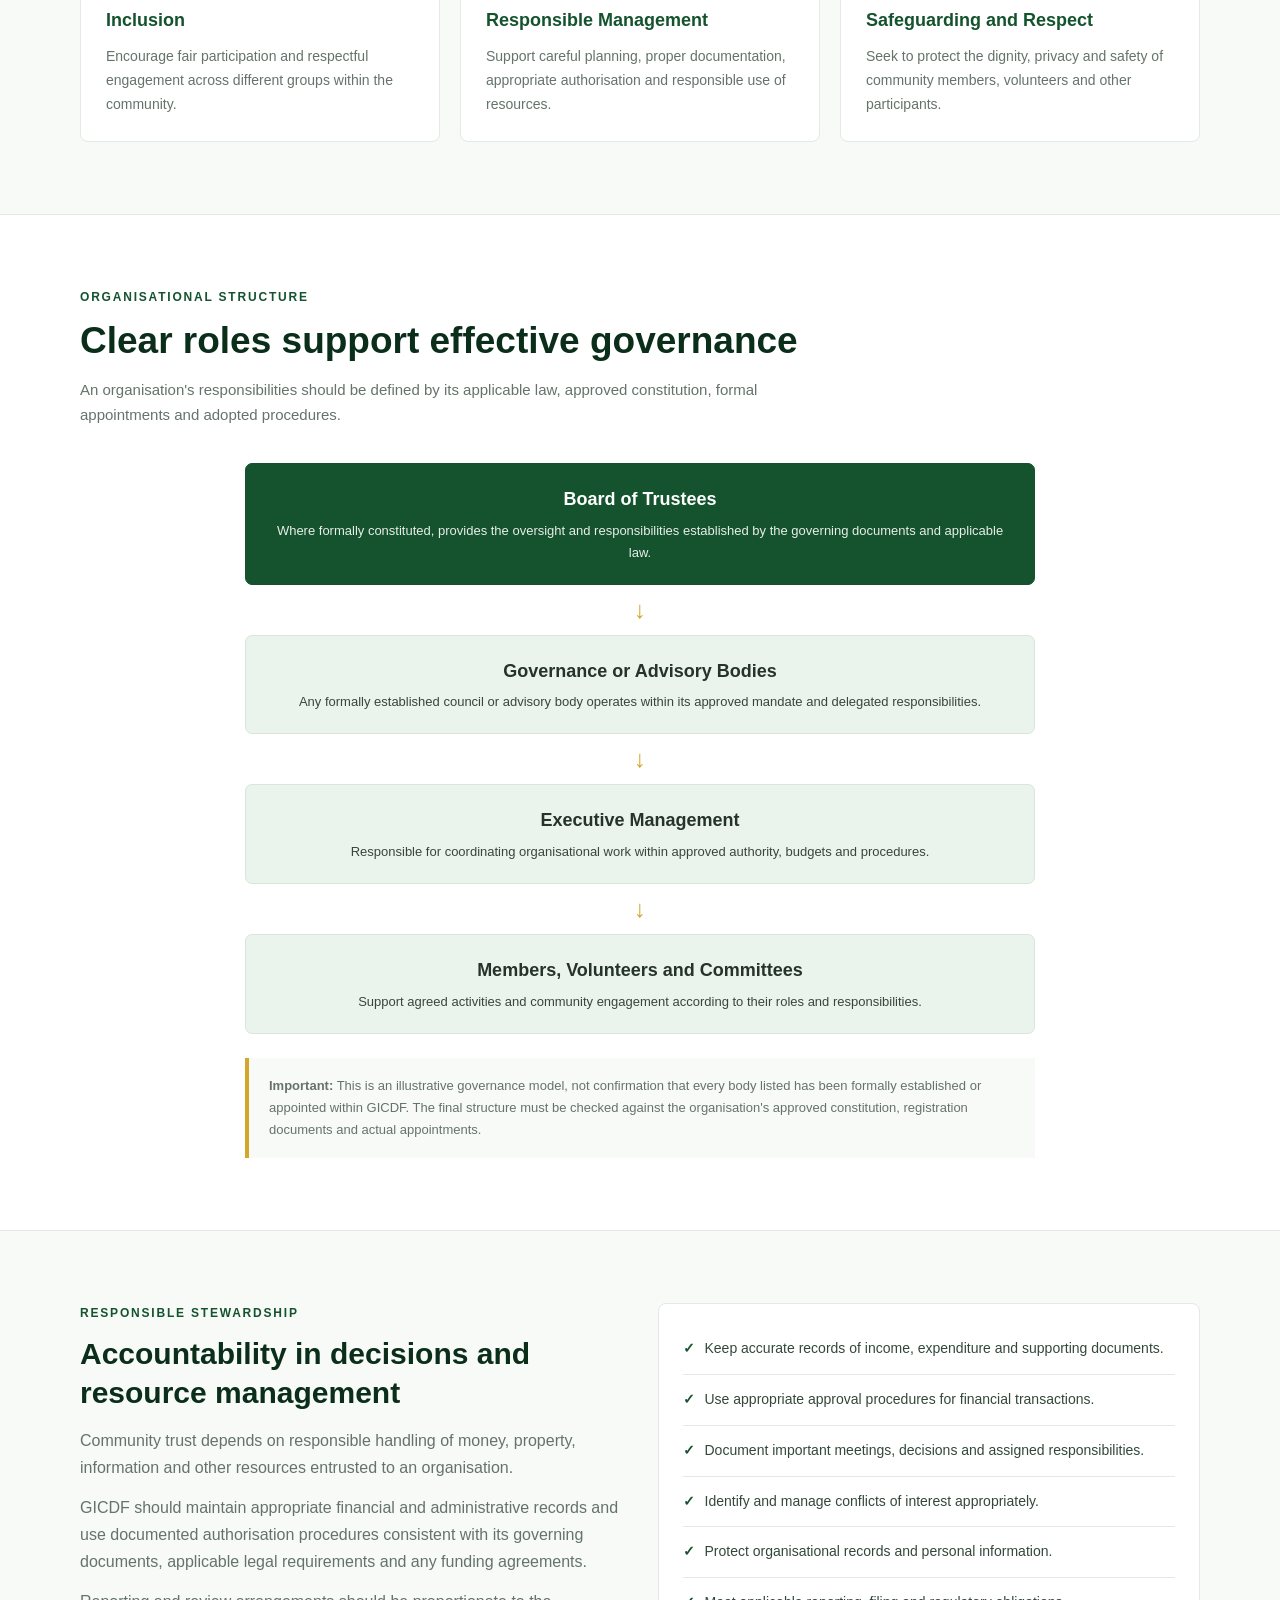
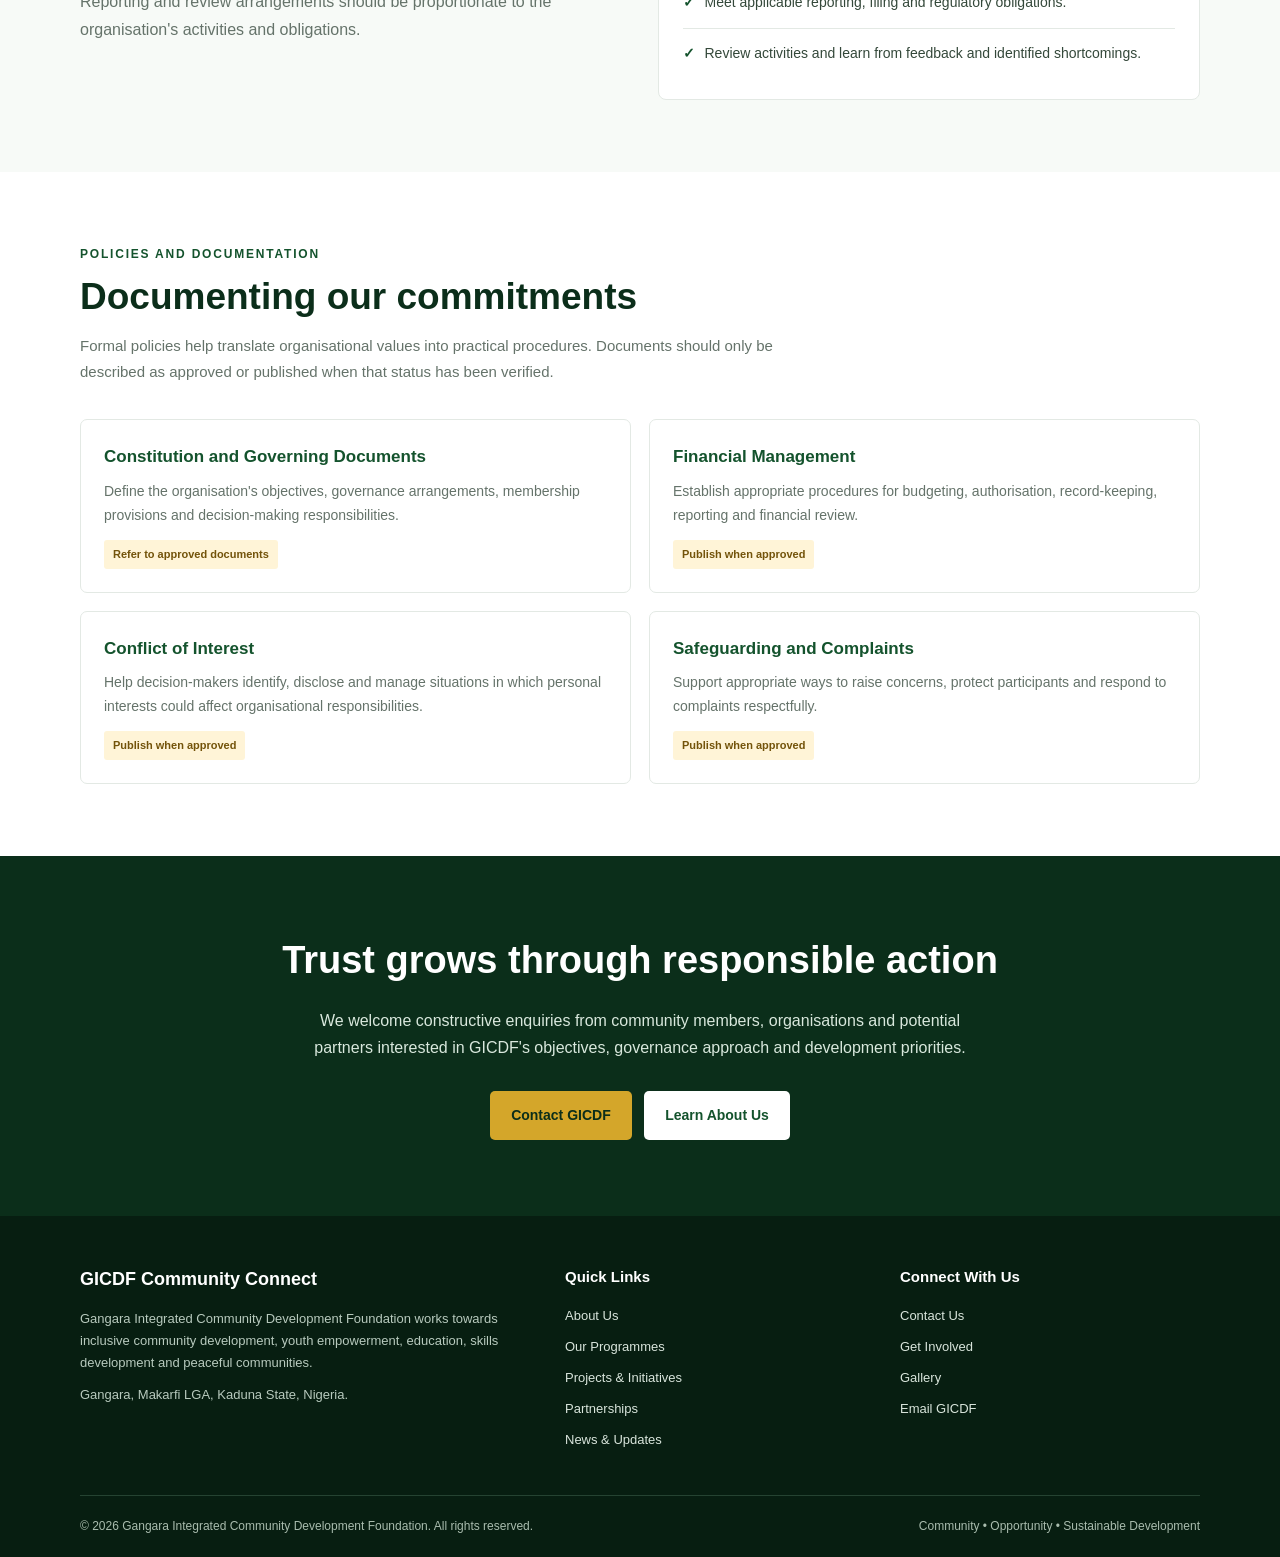
<file: governance.html>
<!DOCTYPE html><html lang="en">
<head>
  <meta charset="UTF-8">
  <meta name="viewport" content="width=device-width, initial-scale=1.0">
  <meta name="description" content="Learn about the governance principles, accountability commitments and organisational structure of Gangara Integrated Community Development Foundation.">
  <meta name="theme-color" content="#14532d">
  <title>Governance & Accountability | GICDF Community Connect</title>  <style>
    :root {
      --green: #14532d;
      --dark-green: #0b2e1a;
      --light-green: #eaf4ed;
      --gold: #d4a62a;
      --white: #ffffff;
      --text: #26332b;
      --muted: #65736a;
      --border: #e3e9e4;
      --background: #f7faf7;
      --shadow: 0 10px 30px rgba(11, 46, 26, 0.08);
    }

    * {
      margin: 0;
      padding: 0;
      box-sizing: border-box;
    }

    html {
      scroll-behavior: smooth;
    }

    body {
      font-family: Arial, Helvetica, sans-serif;
      line-height: 1.7;
      color: var(--text);
      background: var(--white);
    }

    a {
      color: inherit;
      text-decoration: none;
    }

    .container {
      width: min(1120px, 90%);
      margin: auto;
    }

    /* HEADER */
    .site-header {
      background: var(--white);
      border-bottom: 1px solid var(--border);
      position: sticky;
      top: 0;
      z-index: 1000;
    }

    .header-inner {
      min-height: 82px;
      display: flex;
      align-items: center;
      justify-content: space-between;
      gap: 22px;
    }

    .brand {
      display: flex;
      align-items: center;
      gap: 12px;
      min-width: 0;
    }

    .brand img {
      width: 56px;
      height: 56px;
      object-fit: contain;
    }

    .brand-name {
      color: var(--green);
      font-size: 14px;
      font-weight: 800;
      line-height: 1.35;
    }

    .brand-name span {
      display: block;
      color: var(--muted);
      font-size: 11px;
      font-weight: 500;
      margin-top: 4px;
    }

    .nav-links {
      display: flex;
      align-items: center;
      gap: 15px;
    }

    .nav-links a {
      font-size: 12px;
      font-weight: 700;
      color: #34483a;
    }

    .nav-links a:hover,
    .nav-links a.active {
      color: var(--green);
    }

    .nav-links .nav-cta {
      background: var(--green);
      color: var(--white);
      padding: 10px 14px;
      border-radius: 5px;
    }

    .nav-links .nav-cta:hover {
      background: var(--dark-green);
    }

    .menu-toggle {
      display: none;
      padding: 8px 12px;
      font-size: 22px;
      color: var(--green);
      background: var(--white);
      border: 1px solid var(--border);
      border-radius: 5px;
      cursor: pointer;
    }

    /* HERO */
    .hero {
      background: linear-gradient(120deg, var(--dark-green), var(--green));
      color: var(--white);
      padding: 82px 0 76px;
      position: relative;
      overflow: hidden;
    }

    .hero::after {
      content: "";
      position: absolute;
      width: 310px;
      height: 310px;
      border: 42px solid rgba(255, 255, 255, 0.05);
      border-radius: 50%;
      right: -100px;
      bottom: -175px;
    }

    .hero-content {
      max-width: 790px;
      position: relative;
      z-index: 1;
    }

    .eyebrow {
      color: #ffe29a;
      font-size: 12px;
      font-weight: 800;
      letter-spacing: 2px;
      text-transform: uppercase;
      display: inline-block;
      margin-bottom: 14px;
    }

    .hero h1 {
      font-size: clamp(36px, 5vw, 55px);
      line-height: 1.15;
      letter-spacing: -1px;
      margin-bottom: 20px;
    }

    .hero p {
      max-width: 690px;
      color: #e2eee5;
      font-size: 17px;
      margin-bottom: 27px;
    }

    .btn {
      display: inline-block;
      padding: 13px 21px;
      border-radius: 5px;
      font-size: 14px;
      font-weight: 800;
      transition: transform 0.2s ease, background 0.2s ease;
    }

    .btn:hover {
      transform: translateY(-2px);
    }

    .btn-gold {
      background: var(--gold);
      color: var(--dark-green);
    }

    .btn-white {
      background: var(--white);
      color: var(--green);
    }

    /* GENERAL SECTIONS */
    section {
      padding: 72px 0;
    }

    .section-heading {
      max-width: 730px;
      margin-bottom: 35px;
    }

    .section-label {
      color: var(--green);
      font-size: 12px;
      font-weight: 800;
      text-transform: uppercase;
      letter-spacing: 1.8px;
      margin-bottom: 10px;
    }

    .section-heading h2 {
      color: var(--dark-green);
      font-size: clamp(27px, 3vw, 37px);
      line-height: 1.25;
      margin-bottom: 13px;
    }

    .section-heading p {
      color: var(--muted);
      font-size: 15px;
    }

    /* INTRODUCTION */
    .intro-grid {
      display: grid;
      grid-template-columns: 1.3fr 0.8fr;
      gap: 38px;
      align-items: center;
    }

    .intro-copy h2 {
      color: var(--dark-green);
      font-size: 30px;
      line-height: 1.3;
      margin-bottom: 15px;
    }

    .intro-copy p {
      color: var(--muted);
      margin-bottom: 13px;
    }

    .intro-note {
      background: var(--light-green);
      border-left: 5px solid var(--gold);
      border-radius: 6px;
      padding: 25px;
    }

    .intro-note h3 {
      color: var(--green);
      font-size: 19px;
      margin-bottom: 10px;
    }

    .intro-note p {
      color: #526357;
      font-size: 14px;
    }

    /* PRINCIPLES */
    .principles {
      background: var(--background);
      border-top: 1px solid var(--border);
      border-bottom: 1px solid var(--border);
    }

    .principle-grid {
      display: grid;
      grid-template-columns: repeat(3, minmax(0, 1fr));
      gap: 20px;
    }

    .principle-card {
      background: var(--white);
      border: 1px solid var(--border);
      border-radius: 8px;
      padding: 25px;
      transition: transform 0.2s ease, box-shadow 0.2s ease;
    }

    .principle-card:hover {
      transform: translateY(-4px);
      box-shadow: var(--shadow);
    }

    .principle-icon {
      width: 48px;
      height: 48px;
      display: grid;
      place-items: center;
      border-radius: 8px;
      background: var(--light-green);
      font-size: 24px;
      margin-bottom: 16px;
    }

    .principle-card h3 {
      color: var(--green);
      font-size: 18px;
      margin-bottom: 9px;
    }

    .principle-card p {
      color: var(--muted);
      font-size: 14px;
    }

    /* ORGANISATIONAL STRUCTURE */
    .structure {
      background: var(--white);
    }

    .structure-flow {
      max-width: 790px;
      margin: auto;
      display: grid;
      gap: 13px;
    }

    .structure-item {
      padding: 20px 24px;
      text-align: center;
      background: var(--light-green);
      border: 1px solid #d7e7da;
      border-radius: 7px;
    }

    .structure-item:first-child {
      background: var(--green);
      color: var(--white);
      border-color: var(--green);
    }

    .structure-item h3 {
      font-size: 18px;
      margin-bottom: 5px;
    }

    .structure-item p {
      font-size: 13px;
      color: inherit;
      opacity: 0.9;
    }

    .structure-arrow {
      text-align: center;
      color: var(--gold);
      font-size: 24px;
      font-weight: 900;
      line-height: 1;
    }

    .structure-disclaimer {
      max-width: 790px;
      margin: 24px auto 0;
      color: var(--muted);
      font-size: 13px;
      background: var(--background);
      border-left: 4px solid var(--gold);
      padding: 17px 20px;
    }

    /* ACCOUNTABILITY */
    .accountability {
      background: var(--background);
      border-top: 1px solid var(--border);
    }

    .accountability-grid {
      display: grid;
      grid-template-columns: 1fr 1fr;
      gap: 35px;
      align-items: start;
    }

    .accountability-copy h2 {
      color: var(--dark-green);
      font-size: 30px;
      line-height: 1.3;
      margin-bottom: 15px;
    }

    .accountability-copy p {
      color: var(--muted);
      margin-bottom: 13px;
    }

    .accountability-list {
      list-style: none;
      background: var(--white);
      border: 1px solid var(--border);
      border-radius: 8px;
      padding: 20px 24px;
    }

    .accountability-list li {
      padding: 13px 0;
      border-bottom: 1px solid var(--border);
      color: #34483a;
      font-size: 14px;
    }

    .accountability-list li:last-child {
      border-bottom: none;
    }

    .accountability-list li::before {
      content: "✓";
      color: var(--green);
      font-weight: 900;
      margin-right: 10px;
    }

    /* POLICIES */
    .policies {
      background: var(--white);
    }

    .policy-grid {
      display: grid;
      grid-template-columns: repeat(2, minmax(0, 1fr));
      gap: 18px;
    }

    .policy-card {
      border: 1px solid var(--border);
      border-radius: 7px;
      padding: 23px;
    }

    .policy-card h3 {
      color: var(--green);
      font-size: 17px;
      margin-bottom: 8px;
    }

    .policy-card p {
      color: var(--muted);
      font-size: 14px;
    }

    .policy-status {
      display: inline-block;
      margin-top: 12px;
      padding: 5px 9px;
      border-radius: 3px;
      background: #fff4d7;
      color: #73530a;
      font-size: 11px;
      font-weight: 800;
    }

    /* CTA */
    .cta {
      background: var(--dark-green);
      text-align: center;
      color: var(--white);
    }

    .cta h2 {
      font-size: clamp(27px, 3vw, 38px);
      margin-bottom: 15px;
    }

    .cta p {
      max-width: 700px;
      margin: 0 auto 25px;
      color: #d9e8dd;
    }

    .cta .btn {
      margin: 4px;
    }

    /* FOOTER */
    .site-footer {
      background: #071e11;
      color: #d9e5dc;
      padding: 48px 0 20px;
    }

    .footer-grid {
      display: grid;
      grid-template-columns: 1.5fr 1fr 1fr;
      gap: 35px;
      padding-bottom: 35px;
    }

    .footer-brand {
      color: var(--white);
      font-size: 18px;
      font-weight: 800;
      margin-bottom: 13px;
    }

    .footer-grid p {
      color: #b8cabe;
      font-size: 13px;
      margin-bottom: 10px;
    }

    .footer-grid h3 {
      color: var(--white);
      font-size: 15px;
      margin-bottom: 15px;
    }

    .footer-links {
      list-style: none;
    }

    .footer-links li {
      margin-bottom: 9px;
      font-size: 13px;
    }

    .footer-links a:hover {
      color: #ffe29a;
    }

    .footer-bottom {
      border-top: 1px solid #254332;
      padding-top: 20px;
      display: flex;
      justify-content: space-between;
      gap: 15px;
      flex-wrap: wrap;
      color: #a9bcae;
      font-size: 12px;
    }

    /* RESPONSIVE */
    @media (max-width: 1050px) {
      .nav-links {
        gap: 10px;
      }

      .nav-links a {
        font-size: 11px;
      }
    }

    @media (max-width: 900px) {
      .principle-grid {
        grid-template-columns: repeat(2, minmax(0, 1fr));
      }
    }

    @media (max-width: 780px) {
      .header-inner {
        min-height: 74px;
        flex-wrap: wrap;
        padding: 10px 0;
      }

      .brand img {
        width: 48px;
        height: 48px;
      }

      .brand-name {
        font-size: 12px;
      }

      .menu-toggle {
        display: block;
      }

      .nav-links {
        display: none;
        width: 100%;
        flex-direction: column;
        align-items: stretch;
        gap: 0;
        padding: 5px 0 12px;
      }

      .nav-links.open {
        display: flex;
      }

      .nav-links a {
        padding: 11px 5px;
        font-size: 14px;
        border-top: 1px solid var(--border);
      }

      .nav-links .nav-cta {
        text-align: center;
        margin-top: 8px;
      }

      .hero {
        padding: 62px 0;
      }

      section {
        padding: 55px 0;
      }

      .intro-grid,
      .accountability-grid {
        grid-template-columns: 1fr;
      }

      .footer-grid {
        grid-template-columns: 1fr 1fr;
      }

      .footer-about {
        grid-column: 1 / -1;
      }
    }

    @media (max-width: 520px) {
      .principle-grid,
      .policy-grid,
      .footer-grid {
        grid-template-columns: 1fr;
      }

      .footer-about {
        grid-column: auto;
      }

      .hero h1 {
        font-size: 36px;
      }

      .footer-bottom {
        flex-direction: column;
      }
    }
  </style></head><body>  <!-- HEADER -->  <header class="site-header">
    <div class="container header-inner">  <a href="index.html" class="brand" aria-label="GICDF home">
    <img src="Assets/images/gicdf-logo.png" alt="GICDF logo">
    <div class="brand-name">
      GICDF COMMUNITY CONNECT
      <span>Building stronger communities</span>
    </div>
  </a>

  <button
    class="menu-toggle"
    id="menuToggle"
    aria-label="Open navigation menu"
    aria-expanded="false"
    aria-controls="mainNav">☰</button>

  <nav class="nav-links" id="mainNav" aria-label="Main navigation">
    <a href="index.html">Home</a>
    <a href="about.html">About</a>
    <a href="programmes.html">Programmes</a>
    <a href="projects.html">Projects</a>
    <a href="partnerships.html">Partnerships</a>
    <a href="news.html">News</a>
    <a href="gallery.html">Gallery</a>
    <a href="governance.html" class="active">Governance</a>
    <a href="contact.html">Contact</a>
    <a href="get-involved.html" class="nav-cta">Get Involved</a>
  </nav>

</div>

  </header>  <main><!-- HERO -->
<section class="hero">
  <div class="container hero-content">
    <span class="eyebrow">Integrity • Accountability • Trust</span>

    <h1>Governance and Accountability</h1>

    <p>
      Strong community development requires responsible leadership,
      clear decision-making, transparent processes and respect for
      the people an organisation exists to serve.
    </p>

    <a href="#principles" class="btn btn-gold">Our Principles</a>
  </div>
</section>

<!-- INTRODUCTION -->
<section>
  <div class="container intro-grid">

    <div class="intro-copy">
      <div class="section-heading">
        <div class="section-label">Responsible Leadership</div>
        <h2>Building trust through good governance</h2>
      </div>

      <p>
        Gangara Integrated Community Development Foundation (GICDF)
        aims to promote community development through responsible,
        inclusive and accountable organisational practices.
      </p>

      <p>
        Our governance approach should support the proper use of
        resources, responsible conduct, meaningful participation
        and decisions that align with the organisation's approved
        objectives and governing documents.
      </p>
    </div>

    <aside class="intro-note">
      <h3>Governance must be more than words</h3>
      <p>
        Governance arrangements, appointments, policies and
        reporting practices should reflect GICDF's actual approved
        documents and implemented procedures. This page describes
        guiding principles; it is not a substitute for official
        legal or financial records.
      </p>
    </aside>

  </div>
</section>

<!-- PRINCIPLES -->
<section class="principles" id="principles">
  <div class="container">

    <div class="section-heading">
      <div class="section-label">Our Guiding Principles</div>
      <h2>The values that should guide our decisions</h2>
      <p>
        These principles provide a foundation for responsible
        organisational conduct and community engagement.
      </p>
    </div>

    <div class="principle-grid">

      <article class="principle-card">
        <div class="principle-icon" aria-hidden="true">🔎</div>
        <h3>Transparency</h3>
        <p>
          Communicate clearly about organisational priorities,
          decisions and activities, while protecting confidential
          and personal information.
        </p>
      </article>

      <article class="principle-card">
        <div class="principle-icon" aria-hidden="true">⚖️</div>
        <h3>Accountability</h3>
        <p>
          Encourage responsible conduct, appropriate oversight,
          accurate records and explanations for important decisions.
        </p>
      </article>

      <article class="principle-card">
        <div class="principle-icon" aria-hidden="true">🤝</div>
        <h3>Integrity</h3>
        <p>
          Promote honesty, ethical conduct, responsible stewardship
          and respect for the organisation's mission.
        </p>
      </article>

      <article class="principle-card">
        <div class="principle-icon" aria-hidden="true">🌍</div>
        <h3>Inclusion</h3>
        <p>
          Encourage fair participation and respectful engagement
          across different groups within the community.
        </p>
      </article>

      <article class="principle-card">
        <div class="principle-icon" aria-hidden="true">📋</div>
        <h3>Responsible Management</h3>
        <p>
          Support careful planning, proper documentation,
          appropriate authorisation and responsible use of resources.
        </p>
      </article>

      <article class="principle-card">
        <div class="principle-icon" aria-hidden="true">🛡️</div>
        <h3>Safeguarding and Respect</h3>
        <p>
          Seek to protect the dignity, privacy and safety of
          community members, volunteers and other participants.
        </p>
      </article>

    </div>
  </div>
</section>

<!-- STRUCTURE -->
<section class="structure" id="structure">
  <div class="container">

    <div class="section-heading">
      <div class="section-label">Organisational Structure</div>
      <h2>Clear roles support effective governance</h2>
      <p>
        An organisation's responsibilities should be defined by its
        applicable law, approved constitution, formal appointments
        and adopted procedures.
      </p>
    </div>

    <div class="structure-flow">

      <div class="structure-item">
        <h3>Board of Trustees</h3>
        <p>
          Where formally constituted, provides the oversight and
          responsibilities established by the governing documents
          and applicable law.
        </p>
      </div>

      <div class="structure-arrow" aria-hidden="true">↓</div>

      <div class="structure-item">
        <h3>Governance or Advisory Bodies</h3>
        <p>
          Any formally established council or advisory body operates
          within its approved mandate and delegated responsibilities.
        </p>
      </div>

      <div class="structure-arrow" aria-hidden="true">↓</div>

      <div class="structure-item">
        <h3>Executive Management</h3>
        <p>
          Responsible for coordinating organisational work within
          approved authority, budgets and procedures.
        </p>
      </div>

      <div class="structure-arrow" aria-hidden="true">↓</div>

      <div class="structure-item">
        <h3>Members, Volunteers and Committees</h3>
        <p>
          Support agreed activities and community engagement
          according to their roles and responsibilities.
        </p>
      </div>

    </div>

    <p class="structure-disclaimer">
      <strong>Important:</strong> This is an illustrative governance
      model, not confirmation that every body listed has been
      formally established or appointed within GICDF. The final
      structure must be checked against the organisation's approved
      constitution, registration documents and actual appointments.
    </p>

  </div>
</section>

<!-- ACCOUNTABILITY -->
<section class="accountability">
  <div class="container accountability-grid">

    <div class="accountability-copy">
      <div class="section-label">Responsible Stewardship</div>

      <h2>Accountability in decisions and resource management</h2>

      <p>
        Community trust depends on responsible handling of money,
        property, information and other resources entrusted to an
        organisation.
      </p>

      <p>
        GICDF should maintain appropriate financial and
        administrative records and use documented authorisation
        procedures consistent with its governing documents,
        applicable legal requirements and any funding agreements.
      </p>

      <p>
        Reporting and review arrangements should be proportionate
        to the organisation's activities and obligations.
      </p>
    </div>

    <ul class="accountability-list">
      <li>Keep accurate records of income, expenditure and supporting documents.</li>
      <li>Use appropriate approval procedures for financial transactions.</li>
      <li>Document important meetings, decisions and assigned responsibilities.</li>
      <li>Identify and manage conflicts of interest appropriately.</li>
      <li>Protect organisational records and personal information.</li>
      <li>Meet applicable reporting, filing and regulatory obligations.</li>
      <li>Review activities and learn from feedback and identified shortcomings.</li>
    </ul>

  </div>
</section>

<!-- POLICIES AND DOCUMENTATION -->
<section class="policies" id="policies">
  <div class="container">

    <div class="section-heading">
      <div class="section-label">Policies and Documentation</div>
      <h2>Documenting our commitments</h2>
      <p>
        Formal policies help translate organisational values into
        practical procedures. Documents should only be described
        as approved or published when that status has been verified.
      </p>
    </div>

    <div class="policy-grid">

      <article class="policy-card">
        <h3>Constitution and Governing Documents</h3>
        <p>
          Define the organisation's objectives, governance
          arrangements, membership provisions and decision-making
          responsibilities.
        </p>
        <span class="policy-status">Refer to approved documents</span>
      </article>

      <article class="policy-card">
        <h3>Financial Management</h3>
        <p>
          Establish appropriate procedures for budgeting,
          authorisation, record-keeping, reporting and financial review.
        </p>
        <span class="policy-status">Publish when approved</span>
      </article>

      <article class="policy-card">
        <h3>Conflict of Interest</h3>
        <p>
          Help decision-makers identify, disclose and manage
          situations in which personal interests could affect
          organisational responsibilities.
        </p>
        <span class="policy-status">Publish when approved</span>
      </article>

      <article class="policy-card">
        <h3>Safeguarding and Complaints</h3>
        <p>
          Support appropriate ways to raise concerns, protect
          participants and respond to complaints respectfully.
        </p>
        <span class="policy-status">Publish when approved</span>
      </article>

    </div>

  </div>
</section>

<!-- CTA -->
<section class="cta">
  <div class="container">

    <h2>Trust grows through responsible action</h2>

    <p>
      We welcome constructive enquiries from community members,
      organisations and potential partners interested in GICDF's
      objectives, governance approach and development priorities.
    </p>

    <a href="contact.html" class="btn btn-gold">Contact GICDF</a>
    <a href="about.html" class="btn btn-white">Learn About Us</a>

  </div>
</section>

  </main>  <!-- FOOTER -->  <footer class="site-footer">
    <div class="container">  <div class="footer-grid">

    <div class="footer-about">
      <div class="footer-brand">GICDF Community Connect</div>

      <p>
        Gangara Integrated Community Development Foundation works
        towards inclusive community development, youth empowerment,
        education, skills development and peaceful communities.
      </p>

      <p>Gangara, Makarfi LGA, Kaduna State, Nigeria.</p>
    </div>

    <div>
      <h3>Quick Links</h3>

      <ul class="footer-links">
        <li><a href="about.html">About Us</a></li>
        <li><a href="programmes.html">Our Programmes</a></li>
        <li><a href="projects.html">Projects &amp; Initiatives</a></li>
        <li><a href="partnerships.html">Partnerships</a></li>
        <li><a href="news.html">News &amp; Updates</a></li>
      </ul>
    </div>

    <div>
      <h3>Connect With Us</h3>

      <ul class="footer-links">
        <li><a href="contact.html">Contact Us</a></li>
        <li><a href="get-involved.html">Get Involved</a></li>
        <li><a href="gallery.html">Gallery</a></li>
        <li><a href="mailto:info.gicdf@gmail.com">Email GICDF</a></li>
      </ul>
    </div>

  </div>

  <div class="footer-bottom">
    <p>
      &copy; <span id="currentYear"></span>
      Gangara Integrated Community Development Foundation.
      All rights reserved.
    </p>

    <p>Community • Opportunity • Sustainable Development</p>
  </div>

</div>

  </footer>  <script>
    const menuToggle = document.getElementById("menuToggle");
    const mainNav = document.getElementById("mainNav");

    menuToggle.addEventListener("click", function () {
      const isOpen = mainNav.classList.toggle("open");

      menuToggle.setAttribute("aria-expanded", isOpen);
      menuToggle.setAttribute(
        "aria-label",
        isOpen ? "Close navigation menu" : "Open navigation menu"
      );

      menuToggle.textContent = isOpen ? "✕" : "☰";
    });

    document.querySelectorAll("#mainNav a").forEach(function (link) {
      link.addEventListener("click", function () {
        mainNav.classList.remove("open");
        menuToggle.setAttribute("aria-expanded", "false");
        menuToggle.setAttribute("aria-label", "Open navigation menu");
        menuToggle.textContent = "☰";
      });
    });

    document.getElementById("currentYear").textContent =
      new Date().getFullYear();
  </script></body>
  </html>
</file>
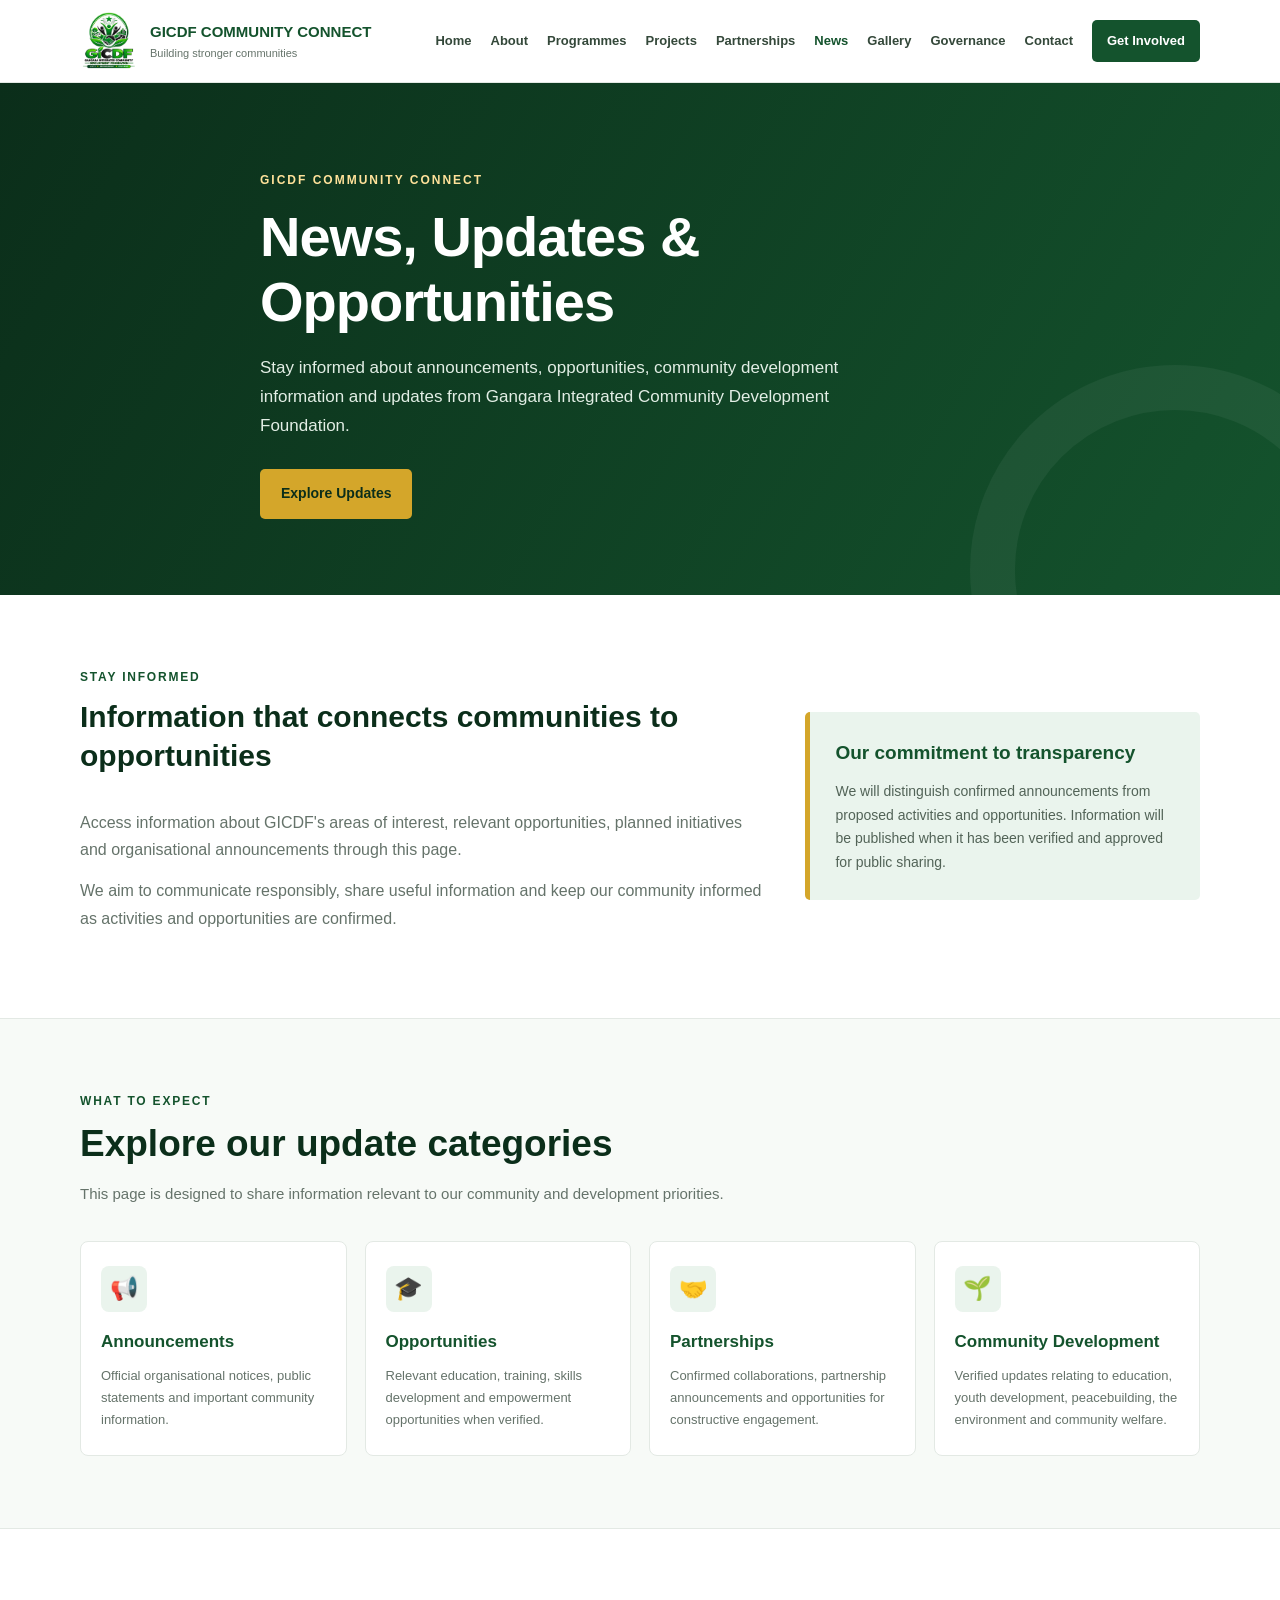
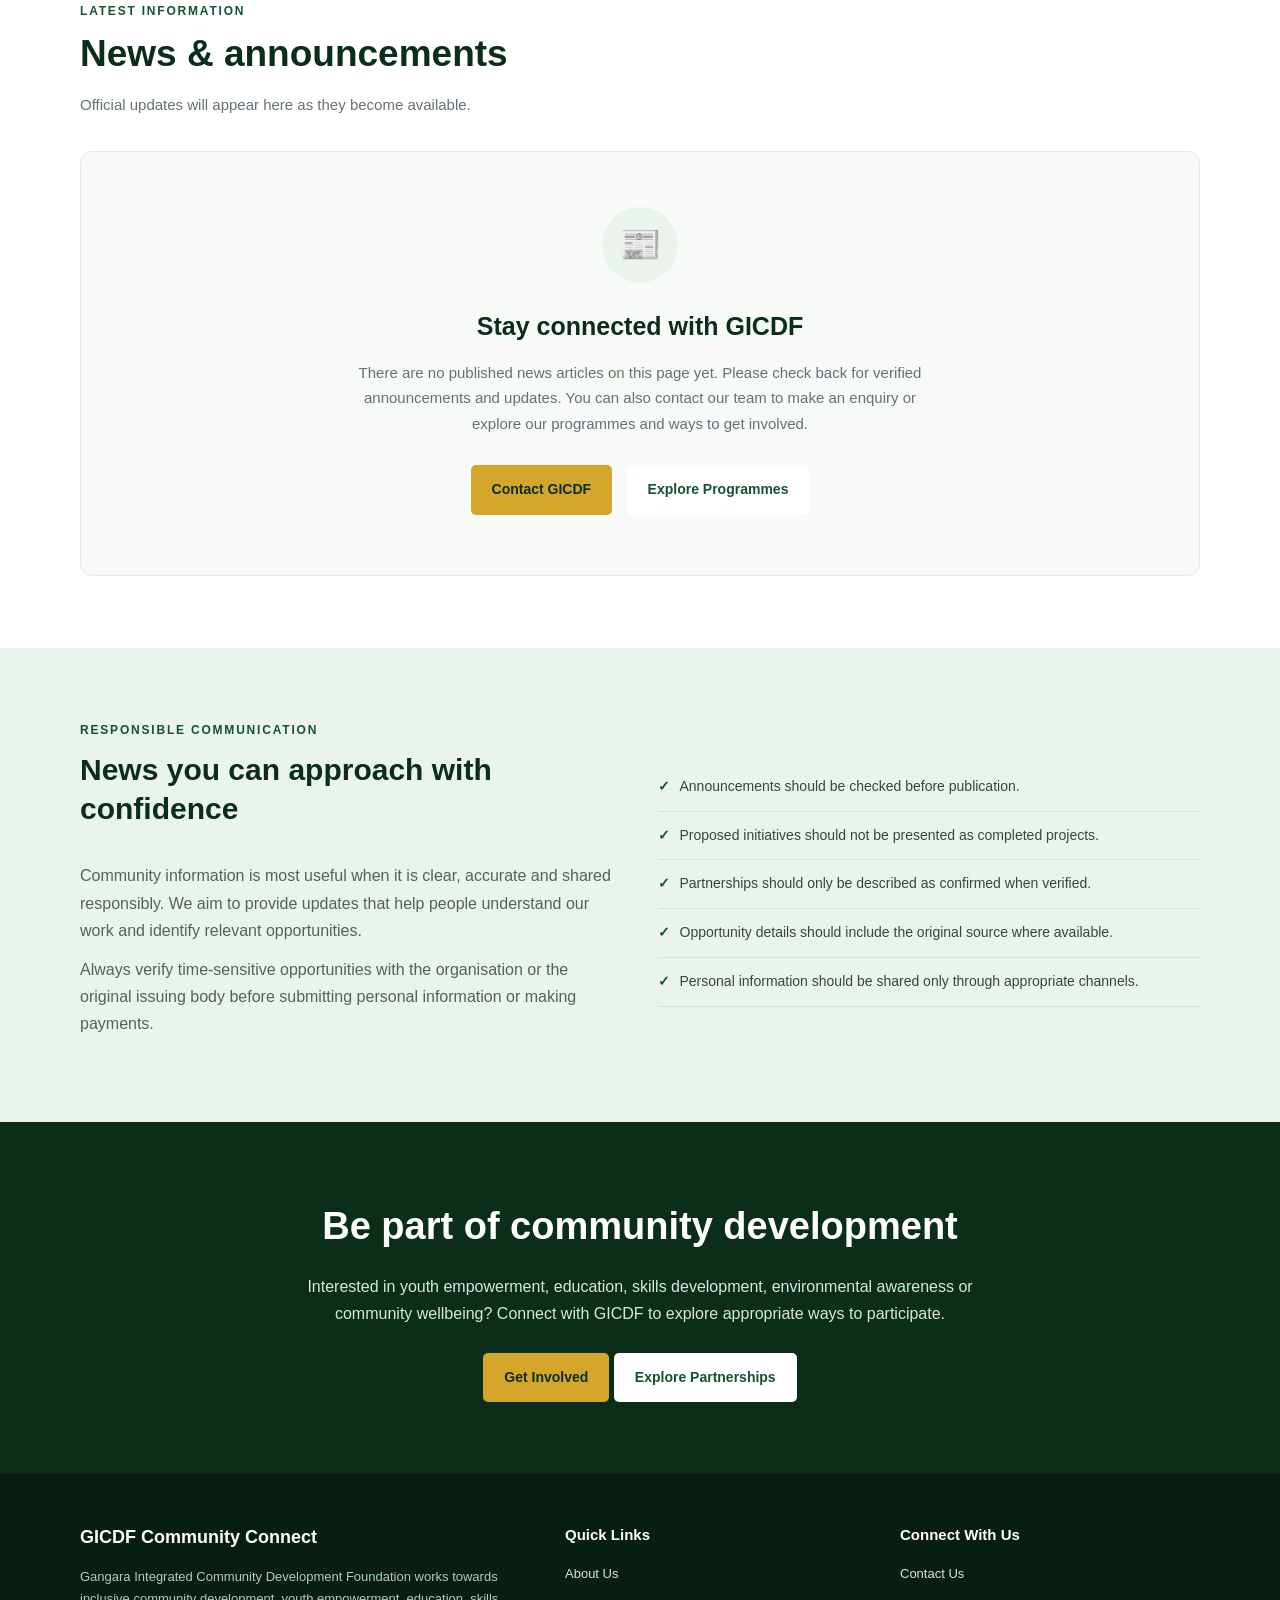
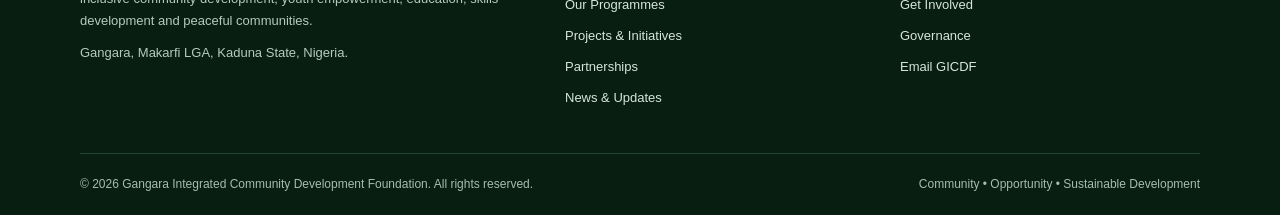
<file: news.html>
<!DOCTYPE html><html lang="en">
<head>
  <meta charset="UTF-8">
  <meta name="viewport" content="width=device-width, initial-scale=1.0">
  <meta name="description" content="Read news, announcements, opportunities and community development updates from Gangara Integrated Community Development Foundation.">
  <meta name="theme-color" content="#14532d">
  <title>News & Updates | GICDF Community Connect</title>  <style>
    :root {
      --green: #14532d;
      --green-dark: #0b2e1a;
      --green-light: #eaf4ed;
      --gold: #d4a62a;
      --white: #ffffff;
      --text: #26332b;
      --muted: #65736a;
      --border: #e3e9e4;
      --background: #f7faf7;
      --shadow: 0 10px 30px rgba(11, 46, 26, 0.08);
    }

    * {
      margin: 0;
      padding: 0;
      box-sizing: border-box;
    }

    html {
      scroll-behavior: smooth;
    }

    body {
      font-family: Arial, Helvetica, sans-serif;
      line-height: 1.7;
      color: var(--text);
      background: var(--white);
    }

    a {
      color: inherit;
      text-decoration: none;
    }

    img {
      max-width: 100%;
      display: block;
    }

    .container {
      width: min(1120px, 90%);
      margin: auto;
    }

    /* HEADER */
    .site-header {
      background: var(--white);
      border-bottom: 1px solid var(--border);
      position: sticky;
      top: 0;
      z-index: 1000;
    }

    .header-inner {
      min-height: 82px;
      display: flex;
      align-items: center;
      justify-content: space-between;
      gap: 24px;
    }

    .brand {
      display: flex;
      align-items: center;
      gap: 12px;
      min-width: 0;
    }

    .brand img {
      width: 58px;
      height: 58px;
      object-fit: contain;
    }

    .brand-name {
      color: var(--green);
      font-size: 15px;
      font-weight: 800;
      line-height: 1.3;
    }

    .brand-name span {
      display: block;
      color: var(--muted);
      font-size: 11px;
      font-weight: 500;
      margin-top: 4px;
    }

    .nav-links {
      display: flex;
      align-items: center;
      gap: 19px;
    }

    .nav-links a {
      font-size: 13px;
      font-weight: 700;
      color: #34483a;
      transition: color 0.2s ease;
    }

    .nav-links a:hover,
    .nav-links a.active {
      color: var(--green);
    }

    .nav-links .nav-cta {
      background: var(--green);
      color: var(--white);
      padding: 10px 15px;
      border-radius: 5px;
    }

    .nav-links .nav-cta:hover {
      background: var(--green-dark);
      color: var(--white);
    }

    .menu-toggle {
      display: none;
      border: 1px solid var(--border);
      background: var(--white);
      color: var(--green);
      border-radius: 5px;
      padding: 9px 12px;
      font-size: 22px;
      cursor: pointer;
    }

    /* HERO */
    .hero {
      position: relative;
      overflow: hidden;
      background: linear-gradient(120deg, var(--green-dark), var(--green));
      color: var(--white);
      padding: 82px 0 76px;
    }

    .hero::after {
      content: "";
      position: absolute;
      width: 320px;
      height: 320px;
      border: 45px solid rgba(255, 255, 255, 0.05);
      border-radius: 50%;
      right: -100px;
      bottom: -180px;
    }

    .hero-content {
      position: relative;
      z-index: 1;
      max-width: 760px;
    }

    .eyebrow {
      display: inline-block;
      color: #ffe29a;
      font-size: 12px;
      font-weight: 800;
      text-transform: uppercase;
      letter-spacing: 2px;
      margin-bottom: 15px;
    }

    .hero h1 {
      font-size: clamp(36px, 5vw, 56px);
      line-height: 1.15;
      margin-bottom: 20px;
      letter-spacing: -1px;
    }

    .hero p {
      max-width: 650px;
      color: #e2eee5;
      font-size: 17px;
      margin-bottom: 28px;
    }

    .btn {
      display: inline-block;
      padding: 13px 21px;
      border-radius: 5px;
      font-size: 14px;
      font-weight: 800;
      transition: transform 0.2s ease, background 0.2s ease;
    }

    .btn:hover {
      transform: translateY(-2px);
    }

    .btn-gold {
      background: var(--gold);
      color: var(--green-dark);
    }

    .btn-white {
      background: var(--white);
      color: var(--green);
    }

    /* GENERAL SECTIONS */
    section {
      padding: 72px 0;
    }

    .section-heading {
      max-width: 700px;
      margin-bottom: 34px;
    }

    .section-heading .label {
      color: var(--green);
      font-size: 12px;
      font-weight: 800;
      text-transform: uppercase;
      letter-spacing: 1.8px;
      margin-bottom: 10px;
    }

    .section-heading h2 {
      color: var(--green-dark);
      font-size: clamp(27px, 3vw, 37px);
      line-height: 1.25;
      margin-bottom: 14px;
    }

    .section-heading p {
      color: var(--muted);
      font-size: 15px;
    }

    /* INTRO */
    .intro {
      background: var(--white);
    }

    .intro-grid {
      display: grid;
      grid-template-columns: 1.4fr 0.8fr;
      gap: 35px;
      align-items: center;
    }

    .intro-copy h2 {
      color: var(--green-dark);
      font-size: 30px;
      line-height: 1.3;
      margin-bottom: 16px;
    }

    .intro-copy p {
      color: var(--muted);
      margin-bottom: 14px;
    }

    .intro-note {
      background: var(--green-light);
      border-left: 5px solid var(--gold);
      padding: 25px;
      border-radius: 5px;
    }

    .intro-note h3 {
      color: var(--green);
      font-size: 19px;
      margin-bottom: 10px;
    }

    .intro-note p {
      color: #526357;
      font-size: 14px;
    }

    /* NEWS CATEGORIES */
    .categories {
      background: var(--background);
      border-top: 1px solid var(--border);
      border-bottom: 1px solid var(--border);
    }

    .category-grid {
      display: grid;
      grid-template-columns: repeat(4, 1fr);
      gap: 18px;
    }

    .category-card {
      background: var(--white);
      padding: 24px 20px;
      border: 1px solid var(--border);
      border-radius: 8px;
      transition: transform 0.2s ease, box-shadow 0.2s ease;
    }

    .category-card:hover {
      transform: translateY(-4px);
      box-shadow: var(--shadow);
    }

    .category-icon {
      width: 46px;
      height: 46px;
      display: grid;
      place-items: center;
      background: var(--green-light);
      border-radius: 8px;
      font-size: 23px;
      margin-bottom: 16px;
    }

    .category-card h3 {
      color: var(--green);
      font-size: 17px;
      margin-bottom: 8px;
    }

    .category-card p {
      color: var(--muted);
      font-size: 13px;
    }

    /* UPDATES EMPTY STATE */
    .updates {
      background: var(--white);
    }

    .updates-panel {
      text-align: center;
      background: var(--background);
      border: 1px solid var(--border);
      border-radius: 12px;
      padding: 55px 25px;
    }

    .updates-icon {
      width: 76px;
      height: 76px;
      display: grid;
      place-items: center;
      margin: 0 auto 22px;
      border-radius: 50%;
      background: var(--green-light);
      font-size: 34px;
    }

    .updates-panel h3 {
      color: var(--green-dark);
      font-size: 25px;
      margin-bottom: 12px;
    }

    .updates-panel p {
      max-width: 600px;
      margin: 0 auto 24px;
      color: var(--muted);
      font-size: 15px;
    }

    .updates-panel .btn {
      margin: 5px;
    }

    /* RESPONSIBLE COMMUNICATION */
    .notice {
      background: var(--green-light);
    }

    .notice-grid {
      display: grid;
      grid-template-columns: 1fr 1fr;
      gap: 35px;
      align-items: center;
    }

    .notice h2 {
      color: var(--green-dark);
      font-size: 30px;
      line-height: 1.3;
      margin-bottom: 14px;
    }

    .notice p {
      color: #526357;
      margin-bottom: 12px;
    }

    .notice-list {
      list-style: none;
    }

    .notice-list li {
      padding: 12px 0;
      border-bottom: 1px solid #d3e3d7;
      color: #34483a;
      font-size: 14px;
    }

    .notice-list li::before {
      content: "✓";
      color: var(--green);
      font-weight: 900;
      margin-right: 10px;
    }

    /* CTA */
    .cta {
      background: var(--green-dark);
      color: var(--white);
      text-align: center;
    }

    .cta h2 {
      font-size: clamp(27px, 3vw, 38px);
      margin-bottom: 15px;
    }

    .cta p {
      max-width: 680px;
      margin: 0 auto 25px;
      color: #d9e8dd;
    }

    /* FOOTER */
    .site-footer {
      background: #071e11;
      color: #d9e5dc;
      padding: 48px 0 20px;
    }

    .footer-grid {
      display: grid;
      grid-template-columns: 1.5fr 1fr 1fr;
      gap: 35px;
      padding-bottom: 35px;
    }

    .footer-brand {
      color: var(--white);
      font-size: 18px;
      font-weight: 800;
      margin-bottom: 13px;
    }

    .footer-grid p {
      color: #b8cabe;
      font-size: 13px;
      margin-bottom: 10px;
    }

    .footer-grid h3 {
      color: var(--white);
      font-size: 15px;
      margin-bottom: 15px;
    }

    .footer-links {
      list-style: none;
    }

    .footer-links li {
      margin-bottom: 9px;
      font-size: 13px;
    }

    .footer-links a:hover {
      color: #ffe29a;
    }

    .footer-bottom {
      border-top: 1px solid #254332;
      padding-top: 20px;
      display: flex;
      justify-content: space-between;
      gap: 15px;
      flex-wrap: wrap;
      color: #a9bcae;
      font-size: 12px;
    }

    /* MOBILE */
    @media (max-width: 1000px) {
      .nav-links {
        gap: 12px;
      }

      .nav-links a {
        font-size: 12px;
      }

      .category-grid {
        grid-template-columns: repeat(2, 1fr);
      }
    }

    @media (max-width: 780px) {
      .header-inner {
        min-height: 74px;
        flex-wrap: wrap;
        padding: 10px 0;
      }

      .brand img {
        width: 48px;
        height: 48px;
      }

      .brand-name {
        font-size: 13px;
      }

      .menu-toggle {
        display: block;
      }

      .nav-links {
        display: none;
        width: 100%;
        flex-direction: column;
        align-items: stretch;
        gap: 0;
        padding: 5px 0 12px;
      }

      .nav-links.open {
        display: flex;
      }

      .nav-links a {
        padding: 11px 5px;
        font-size: 14px;
        border-top: 1px solid var(--border);
      }

      .nav-links .nav-cta {
        text-align: center;
        margin-top: 8px;
      }

      .hero {
        padding: 65px 0;
      }

      section {
        padding: 55px 0;
      }

      .intro-grid,
      .notice-grid {
        grid-template-columns: 1fr;
      }

      .footer-grid {
        grid-template-columns: 1fr 1fr;
      }

      .footer-about {
        grid-column: 1 / -1;
      }
    }

    @media (max-width: 480px) {
      .category-grid,
      .footer-grid {
        grid-template-columns: 1fr;
      }

      .footer-about {
        grid-column: auto;
      }

      .hero h1 {
        font-size: 36px;
      }

      .updates-panel {
        padding: 38px 18px;
      }

      .footer-bottom {
        flex-direction: column;
      }
    }
  </style></head><body>  <header class="site-header">
    <div class="container header-inner">  <a href="index.html" class="brand" aria-label="GICDF home">
    <img src="Assets/images/gicdf-logo.png" alt="GICDF logo">
    <div class="brand-name">
      GICDF COMMUNITY CONNECT
      <span>Building stronger communities</span>
    </div>
  </a>

  <button class="menu-toggle" id="menuToggle"
    aria-label="Open navigation menu"
    aria-expanded="false"
    aria-controls="mainNav">☰</button>

  <nav class="nav-links" id="mainNav" aria-label="Main navigation">
    <a href="index.html">Home</a>
    <a href="about.html">About</a>
    <a href="programmes.html">Programmes</a>
    <a href="projects.html">Projects</a>
    <a href="partnerships.html">Partnerships</a>
    <a href="news.html" class="active">News</a>
    <a href="gallery.html">Gallery</a>
    <a href="governance.html">Governance</a>
    <a href="contact.html">Contact</a>
    <a href="get-involved.html" class="nav-cta">Get Involved</a>
  </nav>

</div>

  </header>  <main><!-- HERO -->
<section class="hero">
  <div class="container hero-content">
    <span class="eyebrow">GICDF Community Connect</span>
    <h1>News, Updates &amp; Opportunities</h1>
    <p>
      Stay informed about announcements, opportunities, community
      development information and updates from Gangara Integrated
      Community Development Foundation.
    </p>
    <a href="#latest-updates" class="btn btn-gold">Explore Updates</a>
  </div>
</section>

<!-- INTRODUCTION -->
<section class="intro">
  <div class="container intro-grid">

    <div class="intro-copy">
      <div class="section-heading">
        <div class="label">Stay Informed</div>
        <h2>Information that connects communities to opportunities</h2>
      </div>

      <p>
        Access information about GICDF's areas of interest, relevant
        opportunities, planned initiatives and organisational
        announcements through this page.
      </p>

      <p>
        We aim to communicate responsibly, share useful information
        and keep our community informed as activities and opportunities
        are confirmed.
      </p>
    </div>

    <aside class="intro-note">
      <h3>Our commitment to transparency</h3>
      <p>
        We will distinguish confirmed announcements from proposed
        activities and opportunities. Information will be published
        when it has been verified and approved for public sharing.
      </p>
    </aside>

  </div>
</section>

<!-- NEWS CATEGORIES -->
<section class="categories">
  <div class="container">

    <div class="section-heading">
      <div class="label">What to Expect</div>
      <h2>Explore our update categories</h2>
      <p>
        This page is designed to share information relevant to our
        community and development priorities.
      </p>
    </div>

    <div class="category-grid">

      <article class="category-card">
        <div class="category-icon" aria-hidden="true">📢</div>
        <h3>Announcements</h3>
        <p>
          Official organisational notices, public statements and
          important community information.
        </p>
      </article>

      <article class="category-card">
        <div class="category-icon" aria-hidden="true">🎓</div>
        <h3>Opportunities</h3>
        <p>
          Relevant education, training, skills development and
          empowerment opportunities when verified.
        </p>
      </article>

      <article class="category-card">
        <div class="category-icon" aria-hidden="true">🤝</div>
        <h3>Partnerships</h3>
        <p>
          Confirmed collaborations, partnership announcements and
          opportunities for constructive engagement.
        </p>
      </article>

      <article class="category-card">
        <div class="category-icon" aria-hidden="true">🌱</div>
        <h3>Community Development</h3>
        <p>
          Verified updates relating to education, youth development,
          peacebuilding, the environment and community welfare.
        </p>
      </article>

    </div>
  </div>
</section>

<!-- LATEST UPDATES -->
<section class="updates" id="latest-updates">
  <div class="container">

    <div class="section-heading">
      <div class="label">Latest Information</div>
      <h2>News &amp; announcements</h2>
      <p>
        Official updates will appear here as they become available.
      </p>
    </div>

    <div class="updates-panel">
      <div class="updates-icon" aria-hidden="true">📰</div>

      <h3>Stay connected with GICDF</h3>

      <p>
        There are no published news articles on this page yet.
        Please check back for verified announcements and updates.
        You can also contact our team to make an enquiry or explore
        our programmes and ways to get involved.
      </p>

      <a href="contact.html" class="btn btn-gold">Contact GICDF</a>
      <a href="programmes.html" class="btn btn-white">Explore Programmes</a>
    </div>

  </div>
</section>

<!-- COMMUNICATION PRINCIPLES -->
<section class="notice">
  <div class="container notice-grid">

    <div>
      <div class="section-heading">
        <div class="label">Responsible Communication</div>
        <h2>News you can approach with confidence</h2>
      </div>

      <p>
        Community information is most useful when it is clear,
        accurate and shared responsibly. We aim to provide updates
        that help people understand our work and identify relevant
        opportunities.
      </p>

      <p>
        Always verify time-sensitive opportunities with the
        organisation or the original issuing body before submitting
        personal information or making payments.
      </p>
    </div>

    <ul class="notice-list">
      <li>Announcements should be checked before publication.</li>
      <li>Proposed initiatives should not be presented as completed projects.</li>
      <li>Partnerships should only be described as confirmed when verified.</li>
      <li>Opportunity details should include the original source where available.</li>
      <li>Personal information should be shared only through appropriate channels.</li>
    </ul>

  </div>
</section>

<!-- CALL TO ACTION -->
<section class="cta">
  <div class="container">
    <h2>Be part of community development</h2>

    <p>
      Interested in youth empowerment, education, skills development,
      environmental awareness or community wellbeing? Connect with
      GICDF to explore appropriate ways to participate.
    </p>

    <a href="get-involved.html" class="btn btn-gold">Get Involved</a>
    <a href="partnerships.html" class="btn btn-white">Explore Partnerships</a>
  </div>
</section>

  </main>  <!-- FOOTER -->  <footer class="site-footer">
    <div class="container">  <div class="footer-grid">

    <div class="footer-about">
      <div class="footer-brand">GICDF Community Connect</div>
      <p>
        Gangara Integrated Community Development Foundation works
        towards inclusive community development, youth empowerment,
        education, skills development and peaceful communities.
      </p>
      <p>Gangara, Makarfi LGA, Kaduna State, Nigeria.</p>
    </div>

    <div>
      <h3>Quick Links</h3>
      <ul class="footer-links">
        <li><a href="about.html">About Us</a></li>
        <li><a href="programmes.html">Our Programmes</a></li>
        <li><a href="projects.html">Projects &amp; Initiatives</a></li>
        <li><a href="partnerships.html">Partnerships</a></li>
        <li><a href="news.html">News &amp; Updates</a></li>
      </ul>
    </div>

    <div>
      <h3>Connect With Us</h3>
      <ul class="footer-links">
        <li><a href="contact.html">Contact Us</a></li>
        <li><a href="get-involved.html">Get Involved</a></li>
        <li><a href="governance.html">Governance</a></li>
        <li>
          <a href="mailto:info.gicdf@gmail.com">Email GICDF</a>
        </li>
      </ul>
    </div>

  </div>

  <div class="footer-bottom">
    <p>
      &copy; <span id="currentYear"></span>
      Gangara Integrated Community Development Foundation.
      All rights reserved.
    </p>
    <p>Community • Opportunity • Sustainable Development</p>
  </div>

</div>

  </footer>  <script>
    const menuToggle = document.getElementById("menuToggle");
    const mainNav = document.getElementById("mainNav");

    menuToggle.addEventListener("click", function () {
      const isOpen = mainNav.classList.toggle("open");
      menuToggle.setAttribute("aria-expanded", isOpen);
      menuToggle.setAttribute(
        "aria-label",
        isOpen ? "Close navigation menu" : "Open navigation menu"
      );
      menuToggle.textContent = isOpen ? "✕" : "☰";
    });

    document.querySelectorAll("#mainNav a").forEach(function (link) {
      link.addEventListener("click", function () {
        mainNav.classList.remove("open");
        menuToggle.setAttribute("aria-expanded", "false");
        menuToggle.setAttribute("aria-label", "Open navigation menu");
        menuToggle.textContent = "☰";
      });
    });

    document.getElementById("currentYear").textContent =
      new Date().getFullYear();
  </script></body>
</html>
</file>
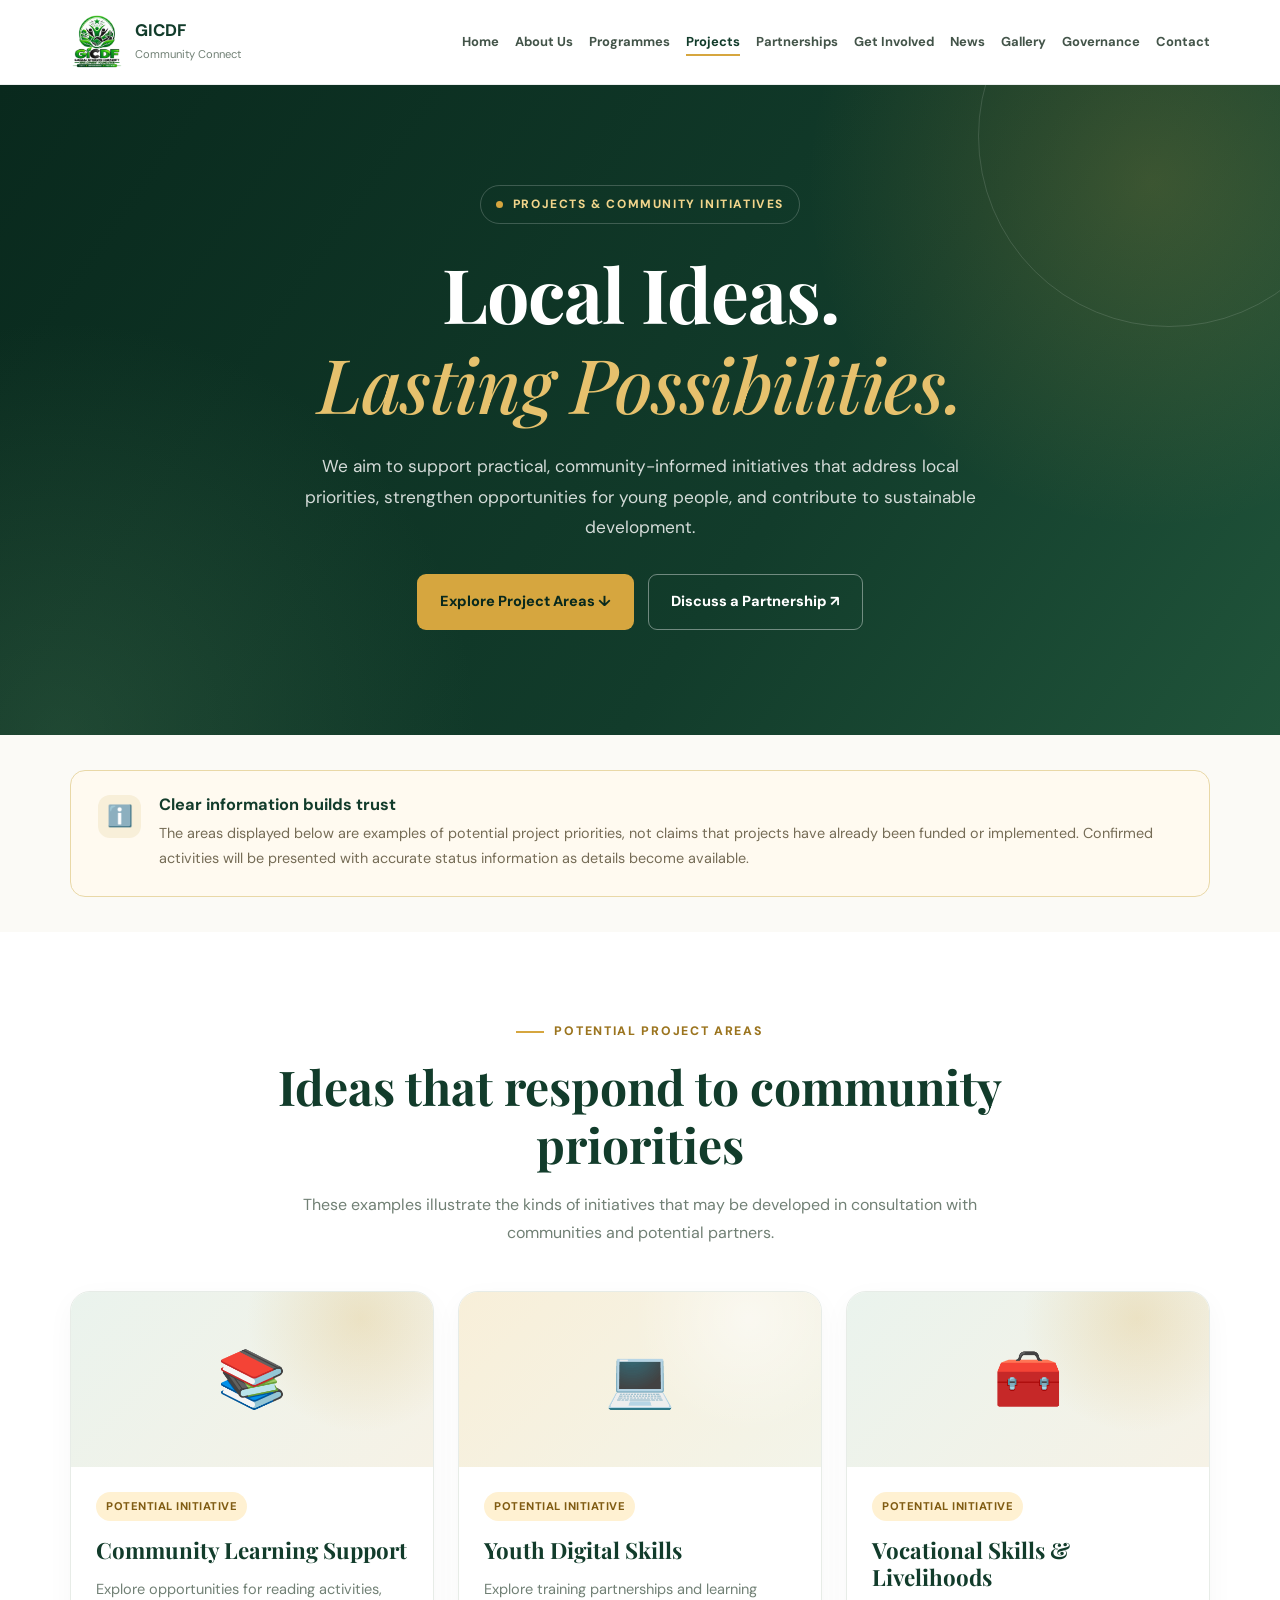
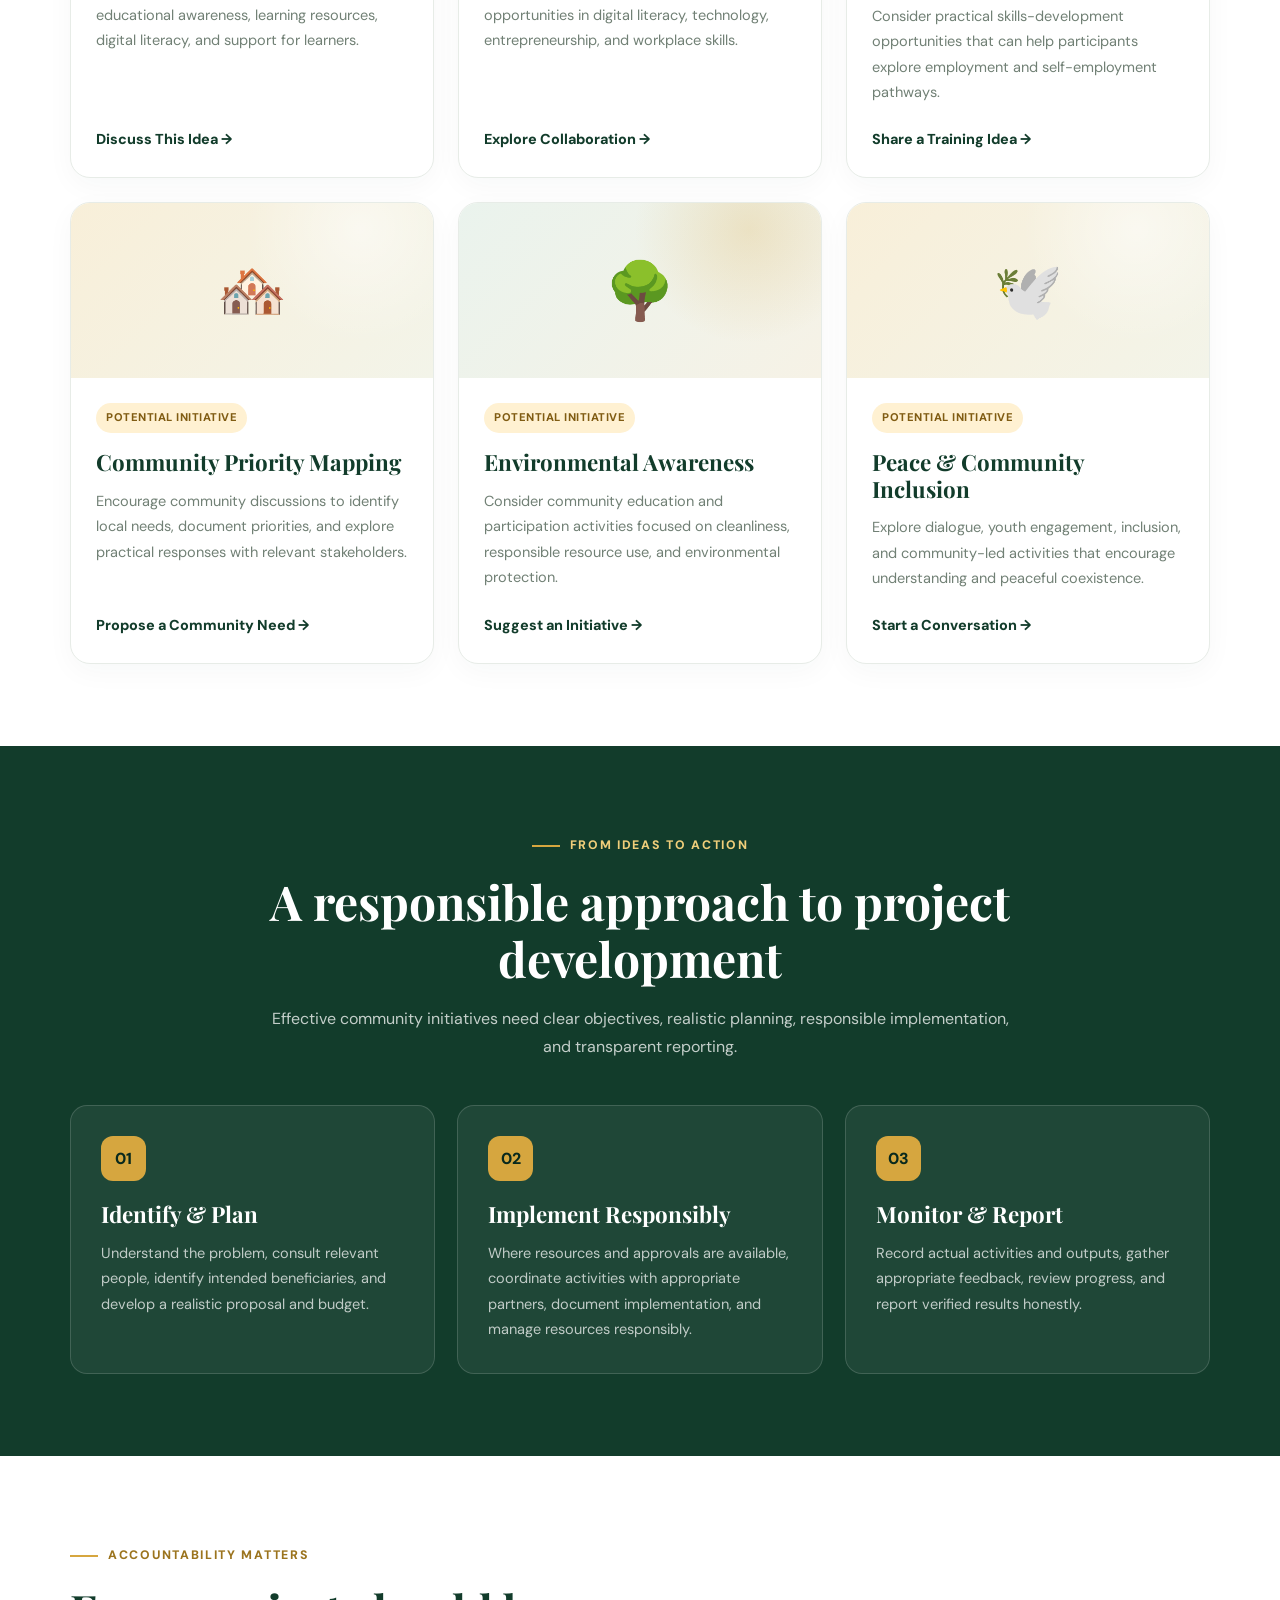
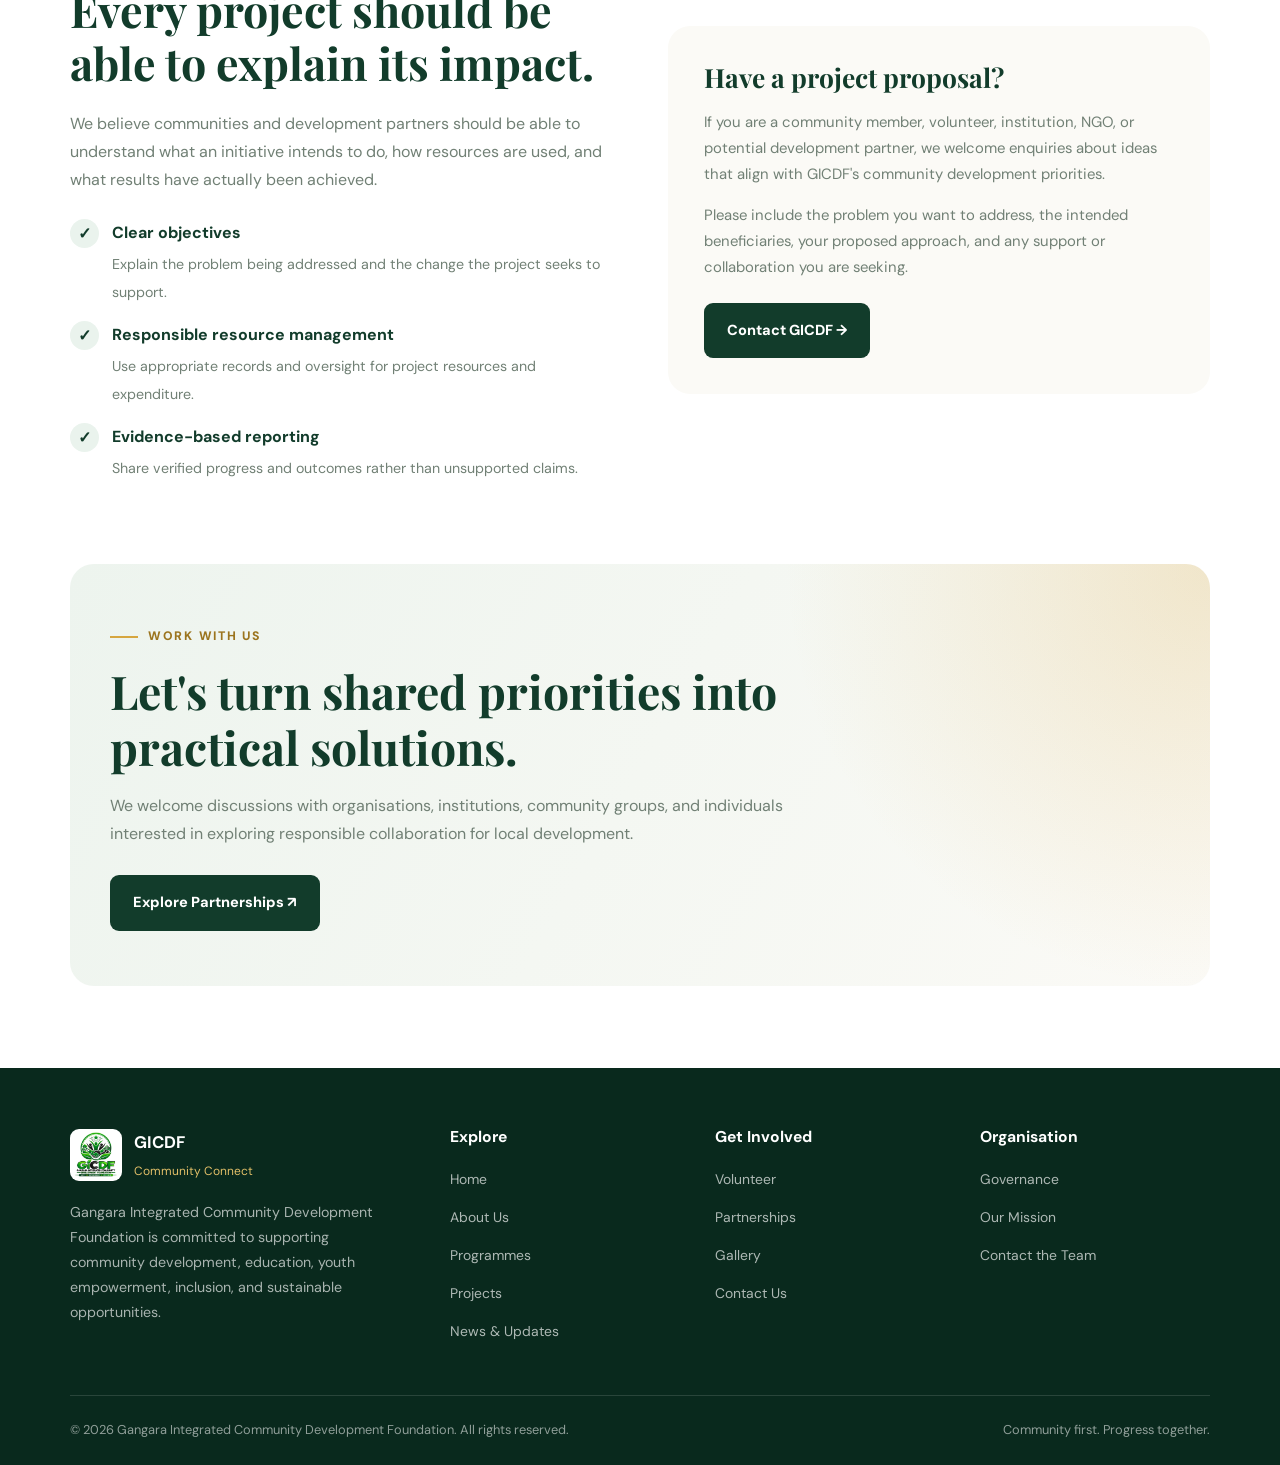
<file: partnerships.html>
<!DOCTYPE html><html lang="en">
<head>
    <meta charset="UTF-8">
    <meta name="viewport" content="width=device-width, initial-scale=1.0"><title>Projects & Initiatives | GICDF Community Connect</title>

<meta name="description" content="Explore the proposed project areas and community development priorities of Gangara Integrated Community Development Foundation (GICDF).">

<meta name="theme-color" content="#123c2b">

<link rel="preconnect" href="https://fonts.googleapis.com">
<link rel="preconnect" href="https://fonts.gstatic.com" crossorigin>

<link href="https://fonts.googleapis.com/css2?family=DM+Sans:wght@400;500;600;700;800&family=Playfair+Display:wght@500;600;700&display=swap" rel="stylesheet">

<style>
    :root {
        --green: #123c2b;
        --green-dark: #09291d;
        --green-mid: #20543a;
        --green-light: #eaf3ed;
        --gold: #d6a63f;
        --gold-light: #f8efd9;
        --white: #ffffff;
        --cream: #fbfaf6;
        --text: #34443a;
        --muted: #718075;
        --border: #e7ece7;
        --shadow: 0 18px 50px rgba(18, 60, 43, 0.09);
        --radius: 20px;
    }

    * {
        box-sizing: border-box;
    }

    html {
        scroll-behavior: smooth;
        scroll-padding-top: 100px;
    }

    body {
        margin: 0;
        color: var(--text);
        background: var(--white);
        font-family: "DM Sans", sans-serif;
        line-height: 1.75;
    }

    img {
        display: block;
        max-width: 100%;
    }

    a {
        color: inherit;
    }

    h1, h2, h3 {
        margin-top: 0;
        color: var(--green);
        font-family: "Playfair Display", Georgia, serif;
        line-height: 1.2;
    }

    p {
        margin-top: 0;
    }

    .container {
        width: min(1140px, calc(100% - 40px));
        margin-inline: auto;
    }

    .section {
        padding: 82px 0;
    }

    .eyebrow {
        display: inline-flex;
        align-items: center;
        gap: 10px;
        margin-bottom: 16px;
        color: #9b741e;
        font-size: 0.77rem;
        font-weight: 800;
        letter-spacing: 1.7px;
        text-transform: uppercase;
    }

    .eyebrow::before {
        width: 28px;
        height: 2px;
        background: var(--gold);
        content: "";
    }

    .section-heading {
        max-width: 740px;
        margin: 0 auto 44px;
        text-align: center;
    }

    .section-heading h2 {
        margin-bottom: 17px;
        font-size: clamp(2rem, 4vw, 3rem);
    }

    .section-heading p {
        color: var(--muted);
    }

    /* Navigation */

    .site-header {
        position: sticky;
        top: 0;
        z-index: 1000;
        border-bottom: 1px solid rgba(18, 60, 43, 0.08);
        background: rgba(255, 255, 255, 0.97);
        backdrop-filter: blur(14px);
    }

    .header-inner {
        display: flex;
        min-height: 84px;
        align-items: center;
        justify-content: space-between;
        gap: 22px;
    }

    .brand {
        display: inline-flex;
        flex-shrink: 0;
        align-items: center;
        gap: 11px;
        text-decoration: none;
    }

    .brand img {
        width: 54px;
        height: 54px;
        object-fit: contain;
    }

    .brand-copy strong {
        display: block;
        color: var(--green);
        font-size: 1.05rem;
        font-weight: 800;
        line-height: 1.3;
    }

    .brand-copy small {
        display: block;
        margin-top: 3px;
        color: var(--muted);
        font-size: 0.7rem;
    }

    .main-nav {
        display: flex;
        align-items: center;
        justify-content: flex-end;
        gap: 16px;
    }

    .main-nav a {
        color: #435449;
        font-size: 0.81rem;
        font-weight: 700;
        text-decoration: none;
    }

    .main-nav a:hover,
    .main-nav a.active {
        color: var(--green);
    }

    .main-nav a.active {
        text-decoration: underline;
        text-decoration-color: var(--gold);
        text-decoration-thickness: 2px;
        text-underline-offset: 8px;
    }

    .main-nav .nav-cta {
        padding: 11px 15px;
        border-radius: 8px;
        background: var(--green);
        color: var(--white);
    }

    .menu-toggle {
        display: none;
        width: 44px;
        height: 44px;
        border: 1px solid var(--border);
        border-radius: 10px;
        background: var(--white);
        color: var(--green);
        font-size: 1.4rem;
        cursor: pointer;
    }

    /* Hero */

    .hero {
        position: relative;
        isolation: isolate;
        overflow: hidden;
        padding: 100px 0 105px;
        background:
            radial-gradient(circle at 90% 15%, rgba(214, 166, 63, 0.2), transparent 27%),
            radial-gradient(circle at 5% 100%, rgba(87, 138, 97, 0.25), transparent 30%),
            linear-gradient(125deg, var(--green-dark), var(--green) 62%, var(--green-mid));
    }

    .hero::after {
        position: absolute;
        z-index: -1;
        top: -140px;
        right: -80px;
        width: 380px;
        height: 380px;
        border: 1px solid rgba(255, 255, 255, 0.13);
        border-radius: 50%;
        content: "";
    }

    .hero-content {
        max-width: 850px;
        margin: auto;
        text-align: center;
    }

    .hero-label {
        display: inline-flex;
        align-items: center;
        gap: 10px;
        padding: 8px 15px;
        margin-bottom: 24px;
        border: 1px solid rgba(255, 255, 255, 0.2);
        border-radius: 100px;
        color: #f2d58c;
        font-size: 0.75rem;
        font-weight: 800;
        letter-spacing: 1.6px;
        text-transform: uppercase;
    }

    .hero-label span {
        width: 7px;
        height: 7px;
        border-radius: 50%;
        background: var(--gold);
    }

    .hero h1 {
        margin-bottom: 23px;
        color: var(--white);
        font-size: clamp(2.7rem, 6vw, 4.7rem);
        letter-spacing: -1px;
    }

    .hero h1 em {
        color: #e6c16d;
        font-weight: 500;
    }

    .hero p {
        max-width: 700px;
        margin: 0 auto;
        color: rgba(255, 255, 255, 0.82);
        font-size: 1.08rem;
    }

    .hero-actions {
        display: flex;
        flex-wrap: wrap;
        justify-content: center;
        gap: 14px;
        margin-top: 32px;
    }

    .btn {
        display: inline-flex;
        align-items: center;
        justify-content: center;
        gap: 9px;
        padding: 14px 22px;
        border: 1px solid transparent;
        border-radius: 9px;
        font-size: 0.91rem;
        font-weight: 800;
        text-decoration: none;
        transition: transform 0.2s ease, background 0.2s ease;
    }

    .btn:hover {
        transform: translateY(-2px);
    }

    .btn-gold {
        background: var(--gold);
        color: var(--green-dark);
    }

    .btn-outline-light {
        border-color: rgba(255, 255, 255, 0.4);
        color: var(--white);
    }

    /* Project status notice */

    .status-section {
        padding: 35px 0;
        background: var(--cream);
    }

    .status-notice {
        display: flex;
        align-items: flex-start;
        gap: 18px;
        padding: 24px 27px;
        border: 1px solid #e9d8a7;
        border-radius: 15px;
        background: #fffaf0;
    }

    .notice-icon {
        display: grid;
        flex-shrink: 0;
        width: 43px;
        height: 43px;
        place-items: center;
        border-radius: 12px;
        background: var(--gold-light);
        font-size: 1.3rem;
    }

    .status-notice h2 {
        margin-bottom: 7px;
        font-family: "DM Sans", sans-serif;
        font-size: 1.02rem;
    }

    .status-notice p {
        margin-bottom: 0;
        color: #756c56;
        font-size: 0.9rem;
    }

    /* Project cards */

    .project-grid {
        display: grid;
        grid-template-columns: repeat(3, 1fr);
        gap: 24px;
    }

    .project-card {
        display: flex;
        flex-direction: column;
        overflow: hidden;
        border: 1px solid var(--border);
        border-radius: var(--radius);
        background: var(--white);
        box-shadow: 0 8px 28px rgba(18, 60, 43, 0.035);
        transition: transform 0.25s ease, box-shadow 0.25s ease;
    }

    .project-card:hover {
        transform: translateY(-5px);
        box-shadow: var(--shadow);
    }

    .project-visual {
        display: grid;
        min-height: 175px;
        place-items: center;
        background:
            radial-gradient(circle at 80% 15%, rgba(214, 166, 63, 0.22), transparent 35%),
            linear-gradient(135deg, #eaf3ed, #f6f2e6);
    }

    .project-card:nth-child(even) .project-visual {
        background:
            radial-gradient(circle at 80% 15%, rgba(255, 255, 255, 0.5), transparent 35%),
            linear-gradient(135deg, #f8efd9, #f3f4e9);
    }

    .project-visual span {
        font-size: 3.5rem;
    }

    .project-content {
        display: flex;
        flex: 1;
        flex-direction: column;
        padding: 25px;
    }

    .status-label {
        display: inline-flex;
        align-self: flex-start;
        padding: 5px 10px;
        margin-bottom: 16px;
        border-radius: 100px;
        background: #fff1d2;
        color: #805c13;
        font-size: 0.7rem;
        font-weight: 800;
        letter-spacing: 0.5px;
        text-transform: uppercase;
    }

    .project-content h3 {
        margin-bottom: 13px;
        font-size: 1.4rem;
    }

    .project-content p {
        flex: 1;
        margin-bottom: 21px;
        color: var(--muted);
        font-size: 0.91rem;
    }

    .project-link {
        display: inline-flex;
        align-items: center;
        gap: 8px;
        align-self: flex-start;
        color: var(--green);
        font-size: 0.9rem;
        font-weight: 800;
        text-decoration: none;
    }

    .project-link:hover {
        color: #9b741e;
    }

    /* Project lifecycle */

    .lifecycle {
        background: var(--green);
    }

    .lifecycle .section-heading h2 {
        color: var(--white);
    }

    .lifecycle .section-heading p {
        color: rgba(255, 255, 255, 0.75);
    }

    .lifecycle .eyebrow {
        color: #f0ce7a;
    }

    .lifecycle-grid {
        display: grid;
        grid-template-columns: repeat(3, 1fr);
        gap: 22px;
    }

    .lifecycle-card {
        padding: 30px;
        border: 1px solid rgba(255, 255, 255, 0.15);
        border-radius: 17px;
        background: rgba(255, 255, 255, 0.06);
    }

    .lifecycle-number {
        display: inline-grid;
        width: 45px;
        height: 45px;
        margin-bottom: 20px;
        place-items: center;
        border-radius: 12px;
        background: var(--gold);
        color: var(--green-dark);
        font-weight: 800;
    }

    .lifecycle-card h3 {
        margin-bottom: 13px;
        color: var(--white);
        font-size: 1.4rem;
    }

    .lifecycle-card p {
        margin-bottom: 0;
        color: rgba(255, 255, 255, 0.72);
        font-size: 0.91rem;
    }

    /* Transparency */

    .transparency-layout {
        display: grid;
        grid-template-columns: 1fr 1fr;
        align-items: center;
        gap: 55px;
    }

    .transparency-copy h2 {
        margin-bottom: 20px;
        font-size: clamp(2rem, 4vw, 2.8rem);
    }

    .transparency-copy p {
        color: var(--muted);
    }

    .transparency-list {
        display: grid;
        gap: 15px;
        margin-top: 25px;
    }

    .transparency-item {
        display: flex;
        align-items: flex-start;
        gap: 13px;
    }

    .check {
        display: grid;
        flex-shrink: 0;
        width: 29px;
        height: 29px;
        place-items: center;
        border-radius: 50%;
        background: var(--green-light);
        color: var(--green);
        font-weight: 800;
    }

    .transparency-item strong {
        display: block;
        margin-bottom: 3px;
        color: var(--green);
    }

    .transparency-item span:last-child {
        color: var(--muted);
        font-size: 0.89rem;
    }

    .transparency-panel {
        padding: 36px;
        border-radius: 22px;
        background: var(--cream);
    }

    .transparency-panel h3 {
        margin-bottom: 15px;
        font-size: 1.65rem;
    }

    .transparency-panel p {
        color: var(--muted);
        font-size: 0.93rem;
    }

    .transparency-panel .btn {
        margin-top: 8px;
        background: var(--green);
        color: var(--white);
    }

    /* Partnership CTA */

    .cta-section {
        padding-top: 0;
    }

    .cta-box {
        padding: 55px 40px;
        border-radius: 24px;
        background:
            radial-gradient(circle at 100% 0%, rgba(214, 166, 63, 0.23), transparent 35%),
            linear-gradient(120deg, #edf4ee, #fbfaf6);
    }

    .cta-box h2 {
        max-width: 720px;
        margin-bottom: 17px;
        font-size: clamp(2rem, 4vw, 2.9rem);
    }

    .cta-box p {
        max-width: 720px;
        color: var(--muted);
        margin-bottom: 27px;
    }

    .cta-box .btn {
        background: var(--green);
        color: var(--white);
    }

    /* Footer */

    .site-footer {
        padding: 60px 0 24px;
        background: var(--green-dark);
        color: rgba(255, 255, 255, 0.72);
    }

    .footer-grid {
        display: grid;
        grid-template-columns: 1.5fr 1fr 1fr 1fr;
        gap: 35px;
        padding-bottom: 40px;
    }

    .footer-brand {
        display: inline-flex;
        align-items: center;
        gap: 12px;
        margin-bottom: 18px;
        text-decoration: none;
    }

    .footer-brand img {
        width: 52px;
        height: 52px;
        padding: 3px;
        border-radius: 9px;
        background: var(--white);
        object-fit: contain;
    }

    .footer-brand strong {
        display: block;
        color: var(--white);
        font-size: 1.05rem;
    }

    .footer-brand small {
        display: block;
        margin-top: 4px;
        color: #e2bf68;
        font-size: 0.75rem;
    }

    .footer-about {
        max-width: 320px;
        color: rgba(255, 255, 255, 0.65);
        font-size: 0.89rem;
    }

    .footer-column h3 {
        margin-bottom: 18px;
        color: var(--white);
        font-family: "DM Sans", sans-serif;
        font-size: 0.98rem;
    }

    .footer-column ul {
        margin: 0;
        padding: 0;
        list-style: none;
    }

    .footer-column li {
        margin-bottom: 10px;
    }

    .footer-column a {
        color: rgba(255, 255, 255, 0.67);
        font-size: 0.87rem;
        text-decoration: none;
    }

    .footer-column a:hover {
        color: #f0ce7a;
    }

    .footer-bottom {
        display: flex;
        flex-wrap: wrap;
        align-items: center;
        justify-content: space-between;
        gap: 15px;
        padding-top: 23px;
        border-top: 1px solid rgba(255, 255, 255, 0.13);
        color: rgba(255, 255, 255, 0.55);
        font-size: 0.8rem;
    }

    .footer-bottom p {
        margin: 0;
    }

    /* Responsive */

    @media (max-width: 1100px) {
        .main-nav {
            gap: 10px;
        }

        .main-nav a {
            font-size: 0.74rem;
        }

        .footer-grid {
            grid-template-columns: 1.4fr 1fr 1fr;
        }
    }

    @media (max-width: 850px) {
        .header-inner {
            min-height: 76px;
        }

        .brand img {
            width: 49px;
            height: 49px;
        }

        .menu-toggle {
            display: grid;
            place-items: center;
        }

        .main-nav {
            position: absolute;
            top: 100%;
            right: 0;
            left: 0;
            display: none;
            flex-direction: column;
            align-items: stretch;
            gap: 0;
            padding: 12px 20px 22px;
            border-bottom: 1px solid var(--border);
            background: var(--white);
            box-shadow: 0 15px 25px rgba(0, 0, 0, 0.06);
        }

        .main-nav.open {
            display: flex;
        }

        .main-nav a {
            padding: 12px 5px;
            font-size: 0.92rem;
        }

        .main-nav a.active {
            text-decoration: none;
        }

        .main-nav .nav-cta {
            margin-top: 8px;
            text-align: center;
        }

        .section {
            padding: 65px 0;
        }

        .project-grid {
            grid-template-columns: repeat(2, 1fr);
        }

        .lifecycle-grid {
            grid-template-columns: 1fr;
        }

        .transparency-layout {
            grid-template-columns: 1fr;
            gap: 35px;
        }

        .footer-grid {
            grid-template-columns: repeat(2, 1fr);
        }

        .cta-section {
            padding-top: 0;
        }
    }

    @media (max-width: 560px) {
        .container {
            width: min(100% - 30px, 1140px);
        }

        .brand-copy strong {
            font-size: 0.92rem;
        }

        .brand-copy small {
            font-size: 0.65rem;
        }

        .hero {
            padding: 70px 0;
        }

        .hero h1 {
            letter-spacing: -0.5px;
        }

        .hero-actions {
            flex-direction: column;
            align-items: stretch;
        }

        .status-notice {
            padding: 20px;
        }

        .project-grid {
            grid-template-columns: 1fr;
        }

        .project-visual {
            min-height: 145px;
        }

        .transparency-panel {
            padding: 26px 22px;
        }

        .cta-box {
            padding: 38px 23px;
        }

        .footer-grid {
            grid-template-columns: 1fr;
            gap: 27px;
        }

        .footer-bottom {
            align-items: flex-start;
            flex-direction: column;
        }
    }

    @media (prefers-reduced-motion: reduce) {
        *,
        *::before,
        *::after {
            scroll-behavior: auto !important;
            transition-duration: 0.01ms !important;
        }
    }
</style>

</head><body><!-- HEADER -->
<header class="site-header">
    <div class="container header-inner">

        <a href="index.html" class="brand" aria-label="GICDF home">
            <img src="Assets/images/gicdf-logo.png" alt="GICDF logo">
            <span class="brand-copy">
                <strong>GICDF</strong>
                <small>Community Connect</small>
            </span>
        </a>

        <button
            class="menu-toggle"
            id="menuToggle"
            type="button"
            aria-label="Open navigation menu"
            aria-controls="mainNavigation"
            aria-expanded="false">
            ☰
        </button>

        <nav class="main-nav" id="mainNavigation" aria-label="Main navigation">
            <a href="index.html">Home</a>
            <a href="about.html">About Us</a>
            <a href="programmes.html">Programmes</a>
            <a href="projects.html" class="active" aria-current="page">Projects</a>
            <a href="partnerships.html">Partnerships</a>
            <a href="get-involved.html">Get Involved</a>
            <a href="news.html">News</a>
            <a href="gallery.html">Gallery</a>
            <a href="governance.html">Governance</a>
            <a href="contact.html">Contact</a>
        </nav>

    </div>
</header>


<main>

    <!-- HERO -->
    <section class="hero">
        <div class="container hero-content">

            <div class="hero-label">
                <span></span>
                Projects & Community Initiatives
            </div>

            <h1>
                Local Ideas.<br>
                <em>Lasting Possibilities.</em>
            </h1>

            <p>
                We aim to support practical, community-informed initiatives
                that address local priorities, strengthen opportunities
                for young people, and contribute to sustainable development.
            </p>

            <div class="hero-actions">
                <a href="#project-areas" class="btn btn-gold">
                    Explore Project Areas ↓
                </a>

                <a href="partnerships.html" class="btn btn-outline-light">
                    Discuss a Partnership ↗
                </a>
            </div>

        </div>
    </section>


    <!-- TRANSPARENCY NOTICE -->
    <section class="status-section">
        <div class="container">

            <div class="status-notice">
                <div class="notice-icon" aria-hidden="true">ℹ️</div>

                <div>
                    <h2>Clear information builds trust</h2>
                    <p>
                        The areas displayed below are examples of potential
                        project priorities, not claims that projects have
                        already been funded or implemented. Confirmed
                        activities will be presented with accurate status
                        information as details become available.
                    </p>
                </div>
            </div>

        </div>
    </section>


    <!-- PROJECT AREAS -->
    <section class="section" id="project-areas">
        <div class="container">

            <div class="section-heading">
                <span class="eyebrow">Potential Project Areas</span>
                <h2>Ideas that respond to community priorities</h2>
                <p>
                    These examples illustrate the kinds of initiatives
                    that may be developed in consultation with communities
                    and potential partners.
                </p>
            </div>

            <div class="project-grid">

                <article class="project-card">
                    <div class="project-visual" aria-hidden="true">
                        <span>📚</span>
                    </div>

                    <div class="project-content">
                        <span class="status-label">Potential Initiative</span>

                        <h3>Community Learning Support</h3>

                        <p>
                            Explore opportunities for reading activities,
                            educational awareness, learning resources,
                            digital literacy, and support for learners.
                        </p>

                        <a class="project-link" href="contact.html">
                            Discuss This Idea →
                        </a>
                    </div>
                </article>


                <article class="project-card">
                    <div class="project-visual" aria-hidden="true">
                        <span>💻</span>
                    </div>

                    <div class="project-content">
                        <span class="status-label">Potential Initiative</span>

                        <h3>Youth Digital Skills</h3>

                        <p>
                            Explore training partnerships and learning
                            opportunities in digital literacy, technology,
                            entrepreneurship, and workplace skills.
                        </p>

                        <a class="project-link" href="partnerships.html">
                            Explore Collaboration →
                        </a>
                    </div>
                </article>


                <article class="project-card">
                    <div class="project-visual" aria-hidden="true">
                        <span>🧰</span>
                    </div>

                    <div class="project-content">
                        <span class="status-label">Potential Initiative</span>

                        <h3>Vocational Skills & Livelihoods</h3>

                        <p>
                            Consider practical skills-development
                            opportunities that can help participants
                            explore employment and self-employment pathways.
                        </p>

                        <a class="project-link" href="contact.html">
                            Share a Training Idea →
                        </a>
                    </div>
                </article>


                <article class="project-card">
                    <div class="project-visual" aria-hidden="true">
                        <span>🏘️</span>
                    </div>

                    <div class="project-content">
                        <span class="status-label">Potential Initiative</span>

                        <h3>Community Priority Mapping</h3>

                        <p>
                            Encourage community discussions to identify
                            local needs, document priorities, and explore
                            practical responses with relevant stakeholders.
                        </p>

                        <a class="project-link" href="contact.html">
                            Propose a Community Need →
                        </a>
                    </div>
                </article>


                <article class="project-card">
                    <div class="project-visual" aria-hidden="true">
                        <span>🌳</span>
                    </div>

                    <div class="project-content">
                        <span class="status-label">Potential Initiative</span>

                        <h3>Environmental Awareness</h3>

                        <p>
                            Consider community education and participation
                            activities focused on cleanliness, responsible
                            resource use, and environmental protection.
                        </p>

                        <a class="project-link" href="contact.html">
                            Suggest an Initiative →
                        </a>
                    </div>
                </article>


                <article class="project-card">
                    <div class="project-visual" aria-hidden="true">
                        <span>🕊️</span>
                    </div>

                    <div class="project-content">
                        <span class="status-label">Potential Initiative</span>

                        <h3>Peace & Community Inclusion</h3>

                        <p>
                            Explore dialogue, youth engagement, inclusion,
                            and community-led activities that encourage
                            understanding and peaceful coexistence.
                        </p>

                        <a class="project-link" href="contact.html">
                            Start a Conversation →
                        </a>
                    </div>
                </article>

            </div>
        </div>
    </section>


    <!-- PROJECT LIFECYCLE -->
    <section class="section lifecycle">
        <div class="container">

            <div class="section-heading">
                <span class="eyebrow">From Ideas to Action</span>
                <h2>A responsible approach to project development</h2>
                <p>
                    Effective community initiatives need clear objectives,
                    realistic planning, responsible implementation,
                    and transparent reporting.
                </p>
            </div>

            <div class="lifecycle-grid">

                <article class="lifecycle-card">
                    <div class="lifecycle-number">01</div>
                    <h3>Identify & Plan</h3>
                    <p>
                        Understand the problem, consult relevant people,
                        identify intended beneficiaries, and develop a
                        realistic proposal and budget.
                    </p>
                </article>

                <article class="lifecycle-card">
                    <div class="lifecycle-number">02</div>
                    <h3>Implement Responsibly</h3>
                    <p>
                        Where resources and approvals are available,
                        coordinate activities with appropriate partners,
                        document implementation, and manage resources
                        responsibly.
                    </p>
                </article>

                <article class="lifecycle-card">
                    <div class="lifecycle-number">03</div>
                    <h3>Monitor & Report</h3>
                    <p>
                        Record actual activities and outputs, gather
                        appropriate feedback, review progress, and report
                        verified results honestly.
                    </p>
                </article>

            </div>
        </div>
    </section>


    <!-- ACCOUNTABILITY -->
    <section class="section">
        <div class="container transparency-layout">

            <div class="transparency-copy">
                <span class="eyebrow">Accountability Matters</span>

                <h2>Every project should be able to explain its impact.</h2>

                <p>
                    We believe communities and development partners should
                    be able to understand what an initiative intends to do,
                    how resources are used, and what results have actually
                    been achieved.
                </p>

                <div class="transparency-list">

                    <div class="transparency-item">
                        <span class="check">✓</span>
                        <div>
                            <strong>Clear objectives</strong>
                            <span>
                                Explain the problem being addressed and
                                the change the project seeks to support.
                            </span>
                        </div>
                    </div>

                    <div class="transparency-item">
                        <span class="check">✓</span>
                        <div>
                            <strong>Responsible resource management</strong>
                            <span>
                                Use appropriate records and oversight for
                                project resources and expenditure.
                            </span>
                        </div>
                    </div>

                    <div class="transparency-item">
                        <span class="check">✓</span>
                        <div>
                            <strong>Evidence-based reporting</strong>
                            <span>
                                Share verified progress and outcomes rather
                                than unsupported claims.
                            </span>
                        </div>
                    </div>

                </div>
            </div>

            <aside class="transparency-panel">
                <h3>Have a project proposal?</h3>

                <p>
                    If you are a community member, volunteer, institution,
                    NGO, or potential development partner, we welcome
                    enquiries about ideas that align with GICDF's
                    community development priorities.
                </p>

                <p>
                    Please include the problem you want to address, the
                    intended beneficiaries, your proposed approach, and
                    any support or collaboration you are seeking.
                </p>

                <a href="contact.html" class="btn">
                    Contact GICDF →
                </a>
            </aside>

        </div>
    </section>


    <!-- PARTNERSHIP CTA -->
    <section class="section cta-section">
        <div class="container">

            <div class="cta-box">
                <span class="eyebrow">Work With Us</span>

                <h2>Let's turn shared priorities into practical solutions.</h2>

                <p>
                    We welcome discussions with organisations, institutions,
                    community groups, and individuals interested in
                    exploring responsible collaboration for local
                    development.
                </p>

                <a href="partnerships.html" class="btn">
                    Explore Partnerships ↗
                </a>
            </div>

        </div>
    </section>

</main>


<!-- FOOTER -->
<footer class="site-footer">
    <div class="container">

        <div class="footer-grid">

            <div>
                <a href="index.html" class="footer-brand">
                    <img src="Assets/images/gicdf-logo.png" alt="GICDF logo">
                    <span>
                        <strong>GICDF</strong>
                        <small>Community Connect</small>
                    </span>
                </a>

                <p class="footer-about">
                    Gangara Integrated Community Development Foundation
                    is committed to supporting community development,
                    education, youth empowerment, inclusion, and
                    sustainable opportunities.
                </p>
            </div>

            <div class="footer-column">
                <h3>Explore</h3>
                <ul>
                    <li><a href="index.html">Home</a></li>
                    <li><a href="about.html">About Us</a></li>
                    <li><a href="programmes.html">Programmes</a></li>
                    <li><a href="projects.html">Projects</a></li>
                    <li><a href="news.html">News & Updates</a></li>
                </ul>
            </div>

            <div class="footer-column">
                <h3>Get Involved</h3>
                <ul>
                    <li><a href="get-involved.html">Volunteer</a></li>
                    <li><a href="partnerships.html">Partnerships</a></li>
                    <li><a href="gallery.html">Gallery</a></li>
                    <li><a href="contact.html">Contact Us</a></li>
                </ul>
            </div>

            <div class="footer-column">
                <h3>Organisation</h3>
                <ul>
                    <li><a href="governance.html">Governance</a></li>
                    <li><a href="about.html">Our Mission</a></li>
                    <li><a href="contact.html">Contact the Team</a></li>
                </ul>
            </div>

        </div>

        <div class="footer-bottom">
            <p>
                &copy; <span id="currentYear"></span>
                Gangara Integrated Community Development Foundation.
                All rights reserved.
            </p>

            <p>Community first. Progress together.</p>
        </div>

    </div>
</footer>


<script>
    // Mobile navigation
    const menuToggle = document.getElementById("menuToggle");
    const mainNavigation = document.getElementById("mainNavigation");

    menuToggle.addEventListener("click", function () {
        const isOpen = mainNavigation.classList.toggle("open");

        menuToggle.setAttribute("aria-expanded", String(isOpen));
        menuToggle.setAttribute(
            "aria-label",
            isOpen ? "Close navigation menu" : "Open navigation menu"
        );

        menuToggle.textContent = isOpen ? "✕" : "☰";
    });

    // Close menu after selecting a link
    mainNavigation.querySelectorAll("a").forEach(function (link) {
        link.addEventListener("click", function () {
            mainNavigation.classList.remove("open");
            menuToggle.setAttribute("aria-expanded", "false");
            menuToggle.setAttribute("aria-label", "Open navigation menu");
            menuToggle.textContent = "☰";
        });
    });

    // Update copyright year automatically
    document.getElementById("currentYear").textContent =
        new Date().getFullYear();
</script>

</body>
  </html>
</file>
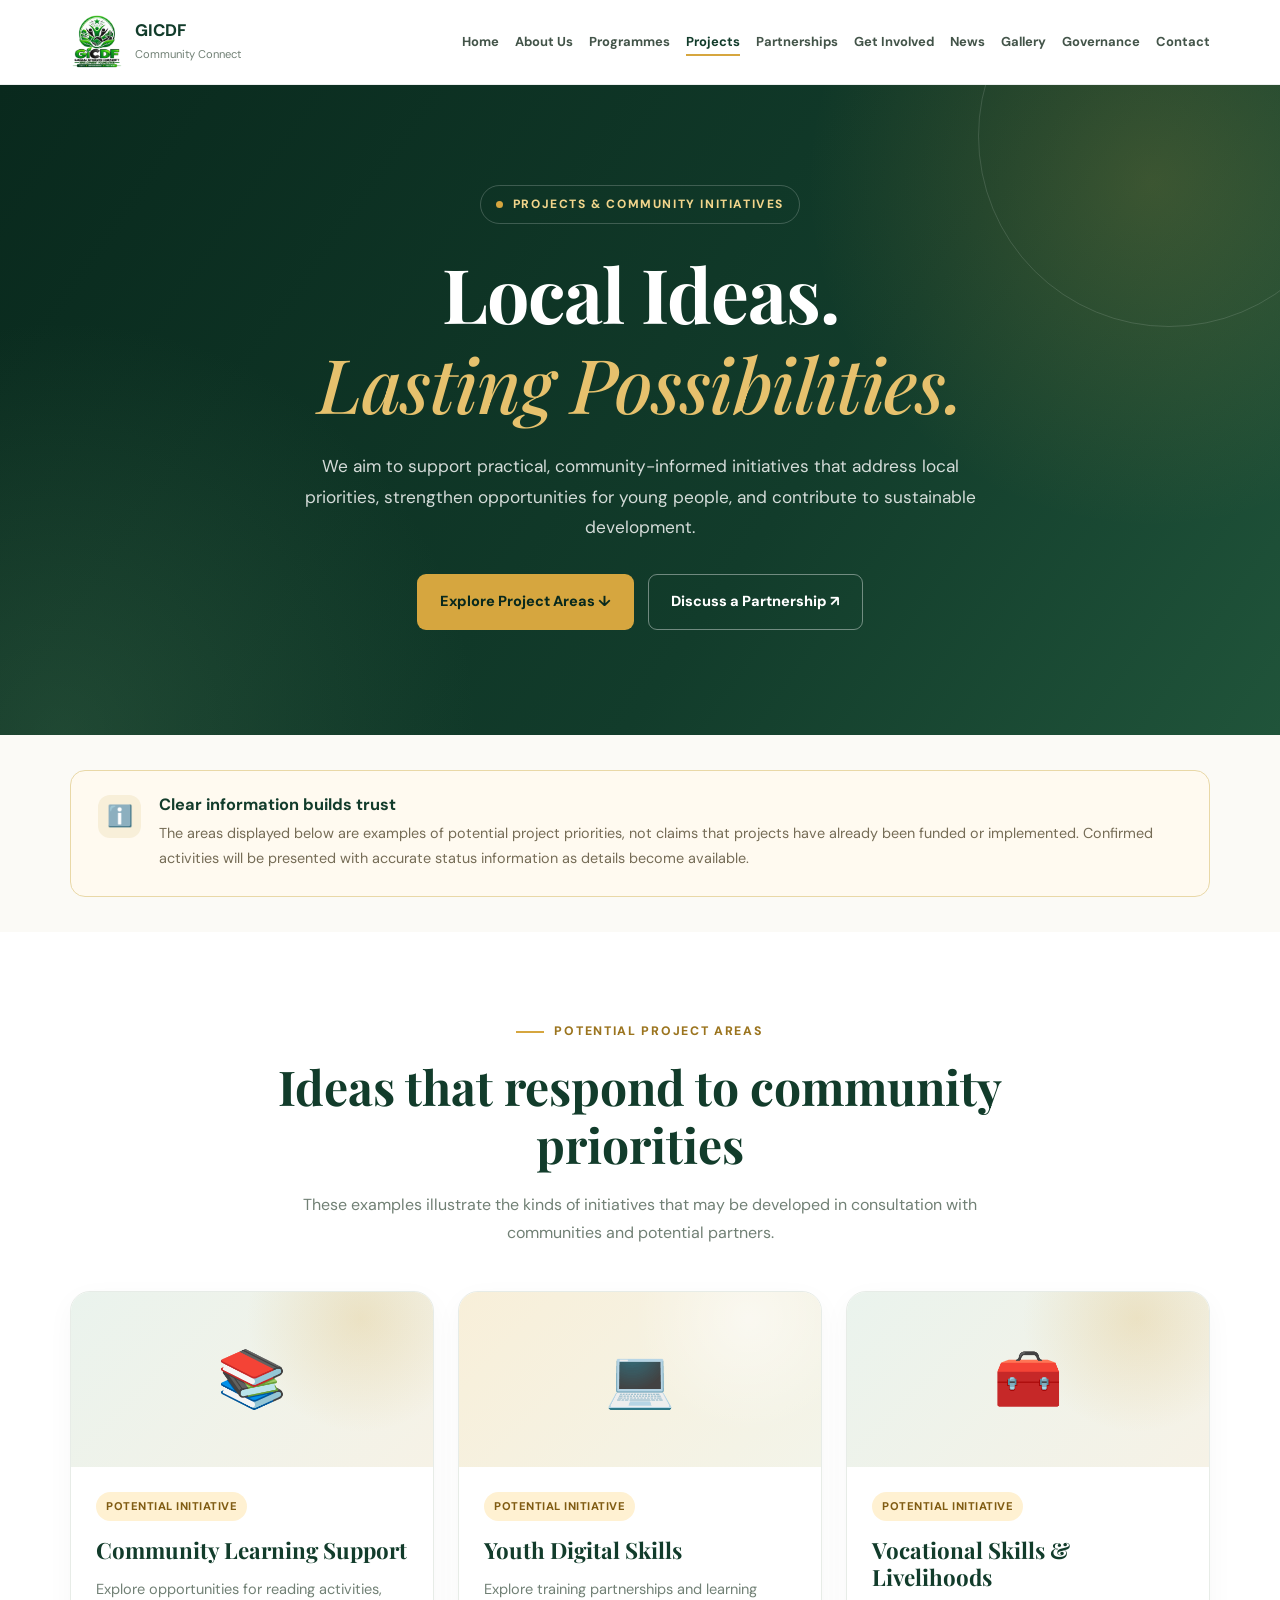
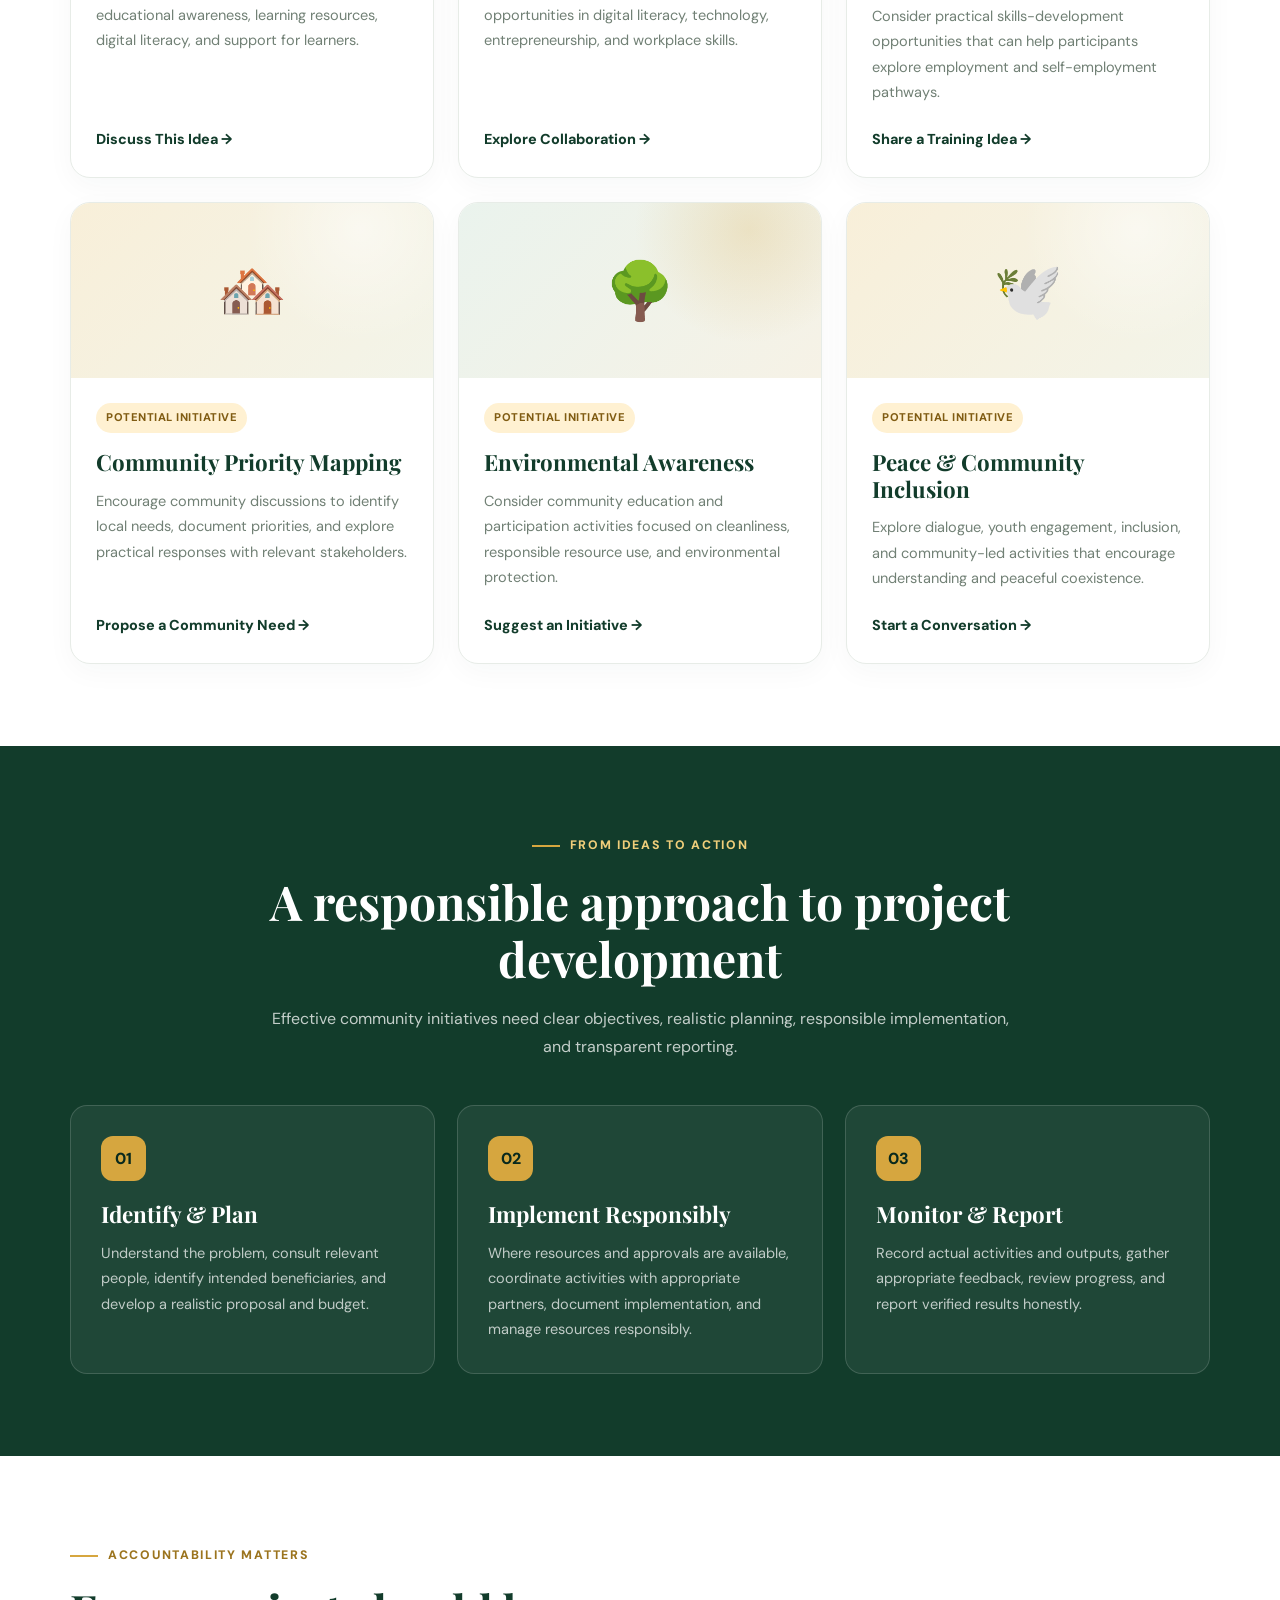
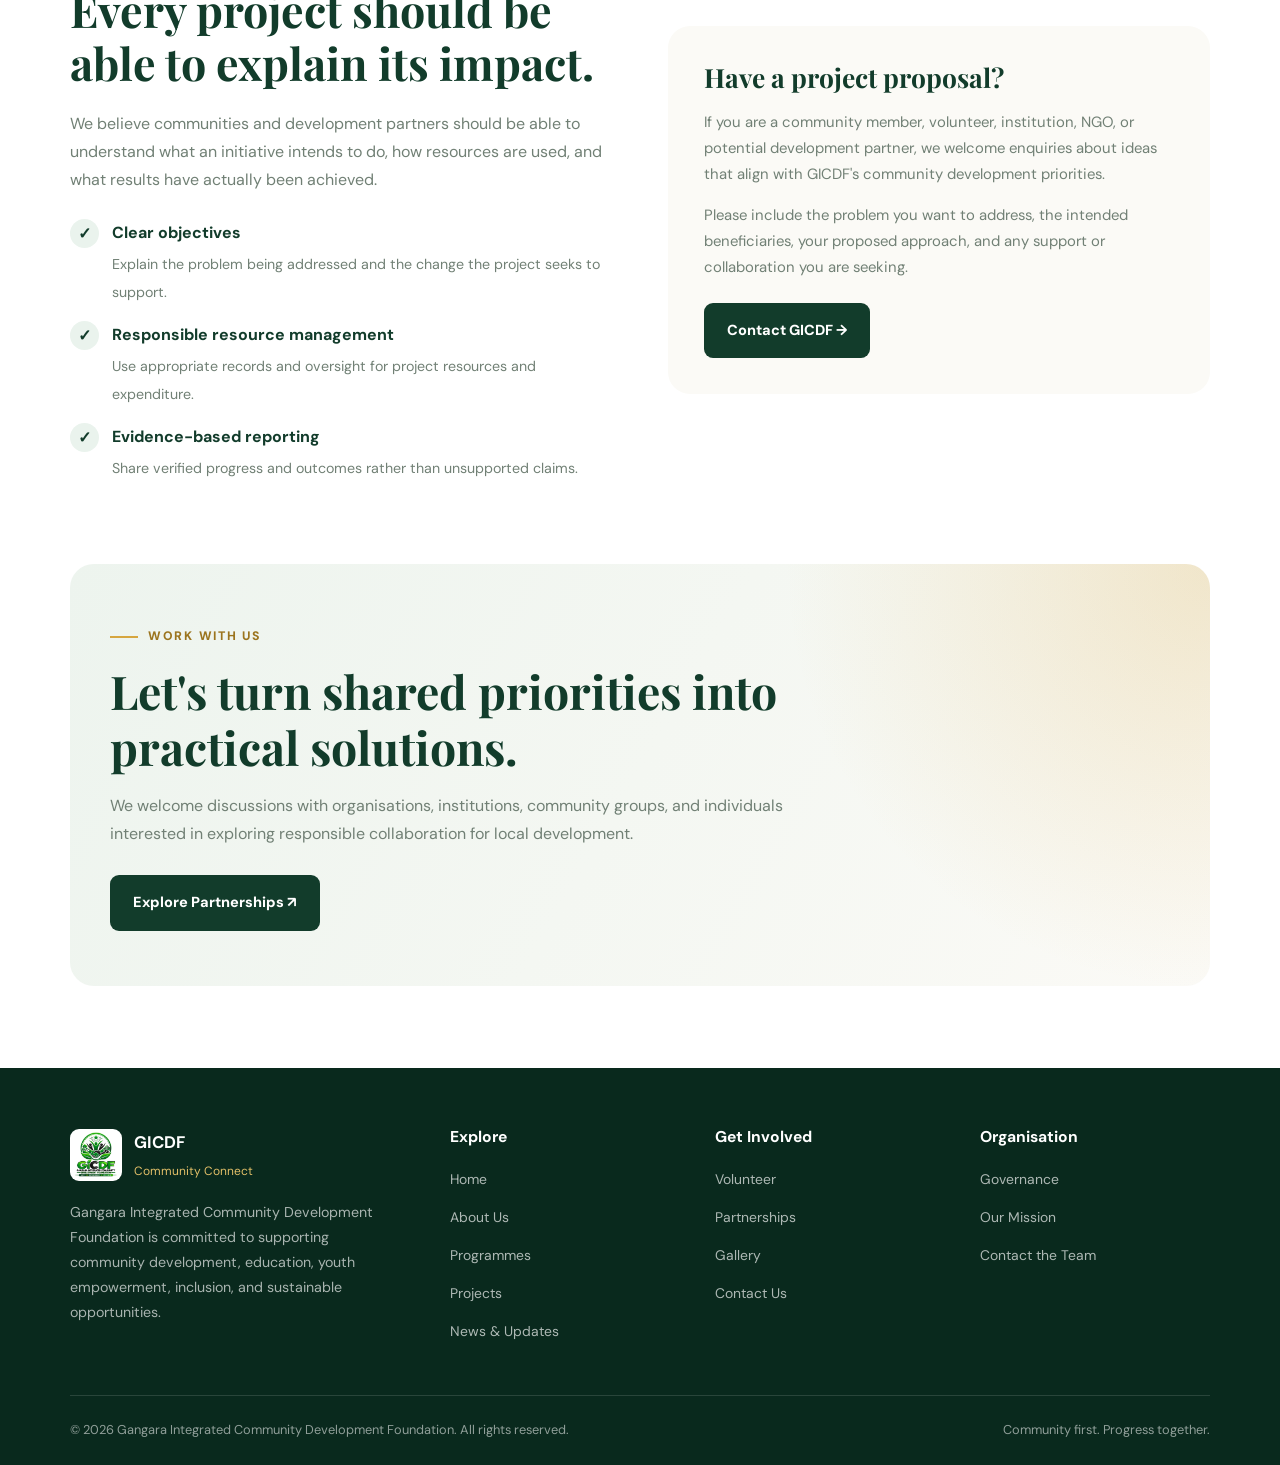
<file: projects.html>
<!DOCTYPE html><html lang="en">
<head>
    <meta charset="UTF-8">
    <meta name="viewport" content="width=device-width, initial-scale=1.0"><title>Projects & Initiatives | GICDF Community Connect</title>

<meta name="description" content="Explore the proposed project areas and community development priorities of Gangara Integrated Community Development Foundation (GICDF).">

<meta name="theme-color" content="#123c2b">

<link rel="preconnect" href="https://fonts.googleapis.com">
<link rel="preconnect" href="https://fonts.gstatic.com" crossorigin>

<link href="https://fonts.googleapis.com/css2?family=DM+Sans:wght@400;500;600;700;800&family=Playfair+Display:wght@500;600;700&display=swap" rel="stylesheet">

<style>
    :root {
        --green: #123c2b;
        --green-dark: #09291d;
        --green-mid: #20543a;
        --green-light: #eaf3ed;
        --gold: #d6a63f;
        --gold-light: #f8efd9;
        --white: #ffffff;
        --cream: #fbfaf6;
        --text: #34443a;
        --muted: #718075;
        --border: #e7ece7;
        --shadow: 0 18px 50px rgba(18, 60, 43, 0.09);
        --radius: 20px;
    }

    * {
        box-sizing: border-box;
    }

    html {
        scroll-behavior: smooth;
        scroll-padding-top: 100px;
    }

    body {
        margin: 0;
        color: var(--text);
        background: var(--white);
        font-family: "DM Sans", sans-serif;
        line-height: 1.75;
    }

    img {
        display: block;
        max-width: 100%;
    }

    a {
        color: inherit;
    }

    h1, h2, h3 {
        margin-top: 0;
        color: var(--green);
        font-family: "Playfair Display", Georgia, serif;
        line-height: 1.2;
    }

    p {
        margin-top: 0;
    }

    .container {
        width: min(1140px, calc(100% - 40px));
        margin-inline: auto;
    }

    .section {
        padding: 82px 0;
    }

    .eyebrow {
        display: inline-flex;
        align-items: center;
        gap: 10px;
        margin-bottom: 16px;
        color: #9b741e;
        font-size: 0.77rem;
        font-weight: 800;
        letter-spacing: 1.7px;
        text-transform: uppercase;
    }

    .eyebrow::before {
        width: 28px;
        height: 2px;
        background: var(--gold);
        content: "";
    }

    .section-heading {
        max-width: 740px;
        margin: 0 auto 44px;
        text-align: center;
    }

    .section-heading h2 {
        margin-bottom: 17px;
        font-size: clamp(2rem, 4vw, 3rem);
    }

    .section-heading p {
        color: var(--muted);
    }

    /* Navigation */

    .site-header {
        position: sticky;
        top: 0;
        z-index: 1000;
        border-bottom: 1px solid rgba(18, 60, 43, 0.08);
        background: rgba(255, 255, 255, 0.97);
        backdrop-filter: blur(14px);
    }

    .header-inner {
        display: flex;
        min-height: 84px;
        align-items: center;
        justify-content: space-between;
        gap: 22px;
    }

    .brand {
        display: inline-flex;
        flex-shrink: 0;
        align-items: center;
        gap: 11px;
        text-decoration: none;
    }

    .brand img {
        width: 54px;
        height: 54px;
        object-fit: contain;
    }

    .brand-copy strong {
        display: block;
        color: var(--green);
        font-size: 1.05rem;
        font-weight: 800;
        line-height: 1.3;
    }

    .brand-copy small {
        display: block;
        margin-top: 3px;
        color: var(--muted);
        font-size: 0.7rem;
    }

    .main-nav {
        display: flex;
        align-items: center;
        justify-content: flex-end;
        gap: 16px;
    }

    .main-nav a {
        color: #435449;
        font-size: 0.81rem;
        font-weight: 700;
        text-decoration: none;
    }

    .main-nav a:hover,
    .main-nav a.active {
        color: var(--green);
    }

    .main-nav a.active {
        text-decoration: underline;
        text-decoration-color: var(--gold);
        text-decoration-thickness: 2px;
        text-underline-offset: 8px;
    }

    .main-nav .nav-cta {
        padding: 11px 15px;
        border-radius: 8px;
        background: var(--green);
        color: var(--white);
    }

    .menu-toggle {
        display: none;
        width: 44px;
        height: 44px;
        border: 1px solid var(--border);
        border-radius: 10px;
        background: var(--white);
        color: var(--green);
        font-size: 1.4rem;
        cursor: pointer;
    }

    /* Hero */

    .hero {
        position: relative;
        isolation: isolate;
        overflow: hidden;
        padding: 100px 0 105px;
        background:
            radial-gradient(circle at 90% 15%, rgba(214, 166, 63, 0.2), transparent 27%),
            radial-gradient(circle at 5% 100%, rgba(87, 138, 97, 0.25), transparent 30%),
            linear-gradient(125deg, var(--green-dark), var(--green) 62%, var(--green-mid));
    }

    .hero::after {
        position: absolute;
        z-index: -1;
        top: -140px;
        right: -80px;
        width: 380px;
        height: 380px;
        border: 1px solid rgba(255, 255, 255, 0.13);
        border-radius: 50%;
        content: "";
    }

    .hero-content {
        max-width: 850px;
        margin: auto;
        text-align: center;
    }

    .hero-label {
        display: inline-flex;
        align-items: center;
        gap: 10px;
        padding: 8px 15px;
        margin-bottom: 24px;
        border: 1px solid rgba(255, 255, 255, 0.2);
        border-radius: 100px;
        color: #f2d58c;
        font-size: 0.75rem;
        font-weight: 800;
        letter-spacing: 1.6px;
        text-transform: uppercase;
    }

    .hero-label span {
        width: 7px;
        height: 7px;
        border-radius: 50%;
        background: var(--gold);
    }

    .hero h1 {
        margin-bottom: 23px;
        color: var(--white);
        font-size: clamp(2.7rem, 6vw, 4.7rem);
        letter-spacing: -1px;
    }

    .hero h1 em {
        color: #e6c16d;
        font-weight: 500;
    }

    .hero p {
        max-width: 700px;
        margin: 0 auto;
        color: rgba(255, 255, 255, 0.82);
        font-size: 1.08rem;
    }

    .hero-actions {
        display: flex;
        flex-wrap: wrap;
        justify-content: center;
        gap: 14px;
        margin-top: 32px;
    }

    .btn {
        display: inline-flex;
        align-items: center;
        justify-content: center;
        gap: 9px;
        padding: 14px 22px;
        border: 1px solid transparent;
        border-radius: 9px;
        font-size: 0.91rem;
        font-weight: 800;
        text-decoration: none;
        transition: transform 0.2s ease, background 0.2s ease;
    }

    .btn:hover {
        transform: translateY(-2px);
    }

    .btn-gold {
        background: var(--gold);
        color: var(--green-dark);
    }

    .btn-outline-light {
        border-color: rgba(255, 255, 255, 0.4);
        color: var(--white);
    }

    /* Project status notice */

    .status-section {
        padding: 35px 0;
        background: var(--cream);
    }

    .status-notice {
        display: flex;
        align-items: flex-start;
        gap: 18px;
        padding: 24px 27px;
        border: 1px solid #e9d8a7;
        border-radius: 15px;
        background: #fffaf0;
    }

    .notice-icon {
        display: grid;
        flex-shrink: 0;
        width: 43px;
        height: 43px;
        place-items: center;
        border-radius: 12px;
        background: var(--gold-light);
        font-size: 1.3rem;
    }

    .status-notice h2 {
        margin-bottom: 7px;
        font-family: "DM Sans", sans-serif;
        font-size: 1.02rem;
    }

    .status-notice p {
        margin-bottom: 0;
        color: #756c56;
        font-size: 0.9rem;
    }

    /* Project cards */

    .project-grid {
        display: grid;
        grid-template-columns: repeat(3, 1fr);
        gap: 24px;
    }

    .project-card {
        display: flex;
        flex-direction: column;
        overflow: hidden;
        border: 1px solid var(--border);
        border-radius: var(--radius);
        background: var(--white);
        box-shadow: 0 8px 28px rgba(18, 60, 43, 0.035);
        transition: transform 0.25s ease, box-shadow 0.25s ease;
    }

    .project-card:hover {
        transform: translateY(-5px);
        box-shadow: var(--shadow);
    }

    .project-visual {
        display: grid;
        min-height: 175px;
        place-items: center;
        background:
            radial-gradient(circle at 80% 15%, rgba(214, 166, 63, 0.22), transparent 35%),
            linear-gradient(135deg, #eaf3ed, #f6f2e6);
    }

    .project-card:nth-child(even) .project-visual {
        background:
            radial-gradient(circle at 80% 15%, rgba(255, 255, 255, 0.5), transparent 35%),
            linear-gradient(135deg, #f8efd9, #f3f4e9);
    }

    .project-visual span {
        font-size: 3.5rem;
    }

    .project-content {
        display: flex;
        flex: 1;
        flex-direction: column;
        padding: 25px;
    }

    .status-label {
        display: inline-flex;
        align-self: flex-start;
        padding: 5px 10px;
        margin-bottom: 16px;
        border-radius: 100px;
        background: #fff1d2;
        color: #805c13;
        font-size: 0.7rem;
        font-weight: 800;
        letter-spacing: 0.5px;
        text-transform: uppercase;
    }

    .project-content h3 {
        margin-bottom: 13px;
        font-size: 1.4rem;
    }

    .project-content p {
        flex: 1;
        margin-bottom: 21px;
        color: var(--muted);
        font-size: 0.91rem;
    }

    .project-link {
        display: inline-flex;
        align-items: center;
        gap: 8px;
        align-self: flex-start;
        color: var(--green);
        font-size: 0.9rem;
        font-weight: 800;
        text-decoration: none;
    }

    .project-link:hover {
        color: #9b741e;
    }

    /* Project lifecycle */

    .lifecycle {
        background: var(--green);
    }

    .lifecycle .section-heading h2 {
        color: var(--white);
    }

    .lifecycle .section-heading p {
        color: rgba(255, 255, 255, 0.75);
    }

    .lifecycle .eyebrow {
        color: #f0ce7a;
    }

    .lifecycle-grid {
        display: grid;
        grid-template-columns: repeat(3, 1fr);
        gap: 22px;
    }

    .lifecycle-card {
        padding: 30px;
        border: 1px solid rgba(255, 255, 255, 0.15);
        border-radius: 17px;
        background: rgba(255, 255, 255, 0.06);
    }

    .lifecycle-number {
        display: inline-grid;
        width: 45px;
        height: 45px;
        margin-bottom: 20px;
        place-items: center;
        border-radius: 12px;
        background: var(--gold);
        color: var(--green-dark);
        font-weight: 800;
    }

    .lifecycle-card h3 {
        margin-bottom: 13px;
        color: var(--white);
        font-size: 1.4rem;
    }

    .lifecycle-card p {
        margin-bottom: 0;
        color: rgba(255, 255, 255, 0.72);
        font-size: 0.91rem;
    }

    /* Transparency */

    .transparency-layout {
        display: grid;
        grid-template-columns: 1fr 1fr;
        align-items: center;
        gap: 55px;
    }

    .transparency-copy h2 {
        margin-bottom: 20px;
        font-size: clamp(2rem, 4vw, 2.8rem);
    }

    .transparency-copy p {
        color: var(--muted);
    }

    .transparency-list {
        display: grid;
        gap: 15px;
        margin-top: 25px;
    }

    .transparency-item {
        display: flex;
        align-items: flex-start;
        gap: 13px;
    }

    .check {
        display: grid;
        flex-shrink: 0;
        width: 29px;
        height: 29px;
        place-items: center;
        border-radius: 50%;
        background: var(--green-light);
        color: var(--green);
        font-weight: 800;
    }

    .transparency-item strong {
        display: block;
        margin-bottom: 3px;
        color: var(--green);
    }

    .transparency-item span:last-child {
        color: var(--muted);
        font-size: 0.89rem;
    }

    .transparency-panel {
        padding: 36px;
        border-radius: 22px;
        background: var(--cream);
    }

    .transparency-panel h3 {
        margin-bottom: 15px;
        font-size: 1.65rem;
    }

    .transparency-panel p {
        color: var(--muted);
        font-size: 0.93rem;
    }

    .transparency-panel .btn {
        margin-top: 8px;
        background: var(--green);
        color: var(--white);
    }

    /* Partnership CTA */

    .cta-section {
        padding-top: 0;
    }

    .cta-box {
        padding: 55px 40px;
        border-radius: 24px;
        background:
            radial-gradient(circle at 100% 0%, rgba(214, 166, 63, 0.23), transparent 35%),
            linear-gradient(120deg, #edf4ee, #fbfaf6);
    }

    .cta-box h2 {
        max-width: 720px;
        margin-bottom: 17px;
        font-size: clamp(2rem, 4vw, 2.9rem);
    }

    .cta-box p {
        max-width: 720px;
        color: var(--muted);
        margin-bottom: 27px;
    }

    .cta-box .btn {
        background: var(--green);
        color: var(--white);
    }

    /* Footer */

    .site-footer {
        padding: 60px 0 24px;
        background: var(--green-dark);
        color: rgba(255, 255, 255, 0.72);
    }

    .footer-grid {
        display: grid;
        grid-template-columns: 1.5fr 1fr 1fr 1fr;
        gap: 35px;
        padding-bottom: 40px;
    }

    .footer-brand {
        display: inline-flex;
        align-items: center;
        gap: 12px;
        margin-bottom: 18px;
        text-decoration: none;
    }

    .footer-brand img {
        width: 52px;
        height: 52px;
        padding: 3px;
        border-radius: 9px;
        background: var(--white);
        object-fit: contain;
    }

    .footer-brand strong {
        display: block;
        color: var(--white);
        font-size: 1.05rem;
    }

    .footer-brand small {
        display: block;
        margin-top: 4px;
        color: #e2bf68;
        font-size: 0.75rem;
    }

    .footer-about {
        max-width: 320px;
        color: rgba(255, 255, 255, 0.65);
        font-size: 0.89rem;
    }

    .footer-column h3 {
        margin-bottom: 18px;
        color: var(--white);
        font-family: "DM Sans", sans-serif;
        font-size: 0.98rem;
    }

    .footer-column ul {
        margin: 0;
        padding: 0;
        list-style: none;
    }

    .footer-column li {
        margin-bottom: 10px;
    }

    .footer-column a {
        color: rgba(255, 255, 255, 0.67);
        font-size: 0.87rem;
        text-decoration: none;
    }

    .footer-column a:hover {
        color: #f0ce7a;
    }

    .footer-bottom {
        display: flex;
        flex-wrap: wrap;
        align-items: center;
        justify-content: space-between;
        gap: 15px;
        padding-top: 23px;
        border-top: 1px solid rgba(255, 255, 255, 0.13);
        color: rgba(255, 255, 255, 0.55);
        font-size: 0.8rem;
    }

    .footer-bottom p {
        margin: 0;
    }

    /* Responsive */

    @media (max-width: 1100px) {
        .main-nav {
            gap: 10px;
        }

        .main-nav a {
            font-size: 0.74rem;
        }

        .footer-grid {
            grid-template-columns: 1.4fr 1fr 1fr;
        }
    }

    @media (max-width: 850px) {
        .header-inner {
            min-height: 76px;
        }

        .brand img {
            width: 49px;
            height: 49px;
        }

        .menu-toggle {
            display: grid;
            place-items: center;
        }

        .main-nav {
            position: absolute;
            top: 100%;
            right: 0;
            left: 0;
            display: none;
            flex-direction: column;
            align-items: stretch;
            gap: 0;
            padding: 12px 20px 22px;
            border-bottom: 1px solid var(--border);
            background: var(--white);
            box-shadow: 0 15px 25px rgba(0, 0, 0, 0.06);
        }

        .main-nav.open {
            display: flex;
        }

        .main-nav a {
            padding: 12px 5px;
            font-size: 0.92rem;
        }

        .main-nav a.active {
            text-decoration: none;
        }

        .main-nav .nav-cta {
            margin-top: 8px;
            text-align: center;
        }

        .section {
            padding: 65px 0;
        }

        .project-grid {
            grid-template-columns: repeat(2, 1fr);
        }

        .lifecycle-grid {
            grid-template-columns: 1fr;
        }

        .transparency-layout {
            grid-template-columns: 1fr;
            gap: 35px;
        }

        .footer-grid {
            grid-template-columns: repeat(2, 1fr);
        }

        .cta-section {
            padding-top: 0;
        }
    }

    @media (max-width: 560px) {
        .container {
            width: min(100% - 30px, 1140px);
        }

        .brand-copy strong {
            font-size: 0.92rem;
        }

        .brand-copy small {
            font-size: 0.65rem;
        }

        .hero {
            padding: 70px 0;
        }

        .hero h1 {
            letter-spacing: -0.5px;
        }

        .hero-actions {
            flex-direction: column;
            align-items: stretch;
        }

        .status-notice {
            padding: 20px;
        }

        .project-grid {
            grid-template-columns: 1fr;
        }

        .project-visual {
            min-height: 145px;
        }

        .transparency-panel {
            padding: 26px 22px;
        }

        .cta-box {
            padding: 38px 23px;
        }

        .footer-grid {
            grid-template-columns: 1fr;
            gap: 27px;
        }

        .footer-bottom {
            align-items: flex-start;
            flex-direction: column;
        }
    }

    @media (prefers-reduced-motion: reduce) {
        *,
        *::before,
        *::after {
            scroll-behavior: auto !important;
            transition-duration: 0.01ms !important;
        }
    }
</style>

</head><body><!-- HEADER -->
<header class="site-header">
    <div class="container header-inner">

        <a href="index.html" class="brand" aria-label="GICDF home">
            <img src="Assets/images/gicdf-logo.png" alt="GICDF logo">
            <span class="brand-copy">
                <strong>GICDF</strong>
                <small>Community Connect</small>
            </span>
        </a>

        <button
            class="menu-toggle"
            id="menuToggle"
            type="button"
            aria-label="Open navigation menu"
            aria-controls="mainNavigation"
            aria-expanded="false">
            ☰
        </button>

        <nav class="main-nav" id="mainNavigation" aria-label="Main navigation">
            <a href="index.html">Home</a>
            <a href="about.html">About Us</a>
            <a href="programmes.html">Programmes</a>
            <a href="projects.html" class="active" aria-current="page">Projects</a>
            <a href="partnerships.html">Partnerships</a>
            <a href="get-involved.html">Get Involved</a>
            <a href="news.html">News</a>
            <a href="gallery.html">Gallery</a>
            <a href="governance.html">Governance</a>
            <a href="contact.html">Contact</a>
        </nav>

    </div>
</header>


<main>

    <!-- HERO -->
    <section class="hero">
        <div class="container hero-content">

            <div class="hero-label">
                <span></span>
                Projects & Community Initiatives
            </div>

            <h1>
                Local Ideas.<br>
                <em>Lasting Possibilities.</em>
            </h1>

            <p>
                We aim to support practical, community-informed initiatives
                that address local priorities, strengthen opportunities
                for young people, and contribute to sustainable development.
            </p>

            <div class="hero-actions">
                <a href="#project-areas" class="btn btn-gold">
                    Explore Project Areas ↓
                </a>

                <a href="partnerships.html" class="btn btn-outline-light">
                    Discuss a Partnership ↗
                </a>
            </div>

        </div>
    </section>


    <!-- TRANSPARENCY NOTICE -->
    <section class="status-section">
        <div class="container">

            <div class="status-notice">
                <div class="notice-icon" aria-hidden="true">ℹ️</div>

                <div>
                    <h2>Clear information builds trust</h2>
                    <p>
                        The areas displayed below are examples of potential
                        project priorities, not claims that projects have
                        already been funded or implemented. Confirmed
                        activities will be presented with accurate status
                        information as details become available.
                    </p>
                </div>
            </div>

        </div>
    </section>


    <!-- PROJECT AREAS -->
    <section class="section" id="project-areas">
        <div class="container">

            <div class="section-heading">
                <span class="eyebrow">Potential Project Areas</span>
                <h2>Ideas that respond to community priorities</h2>
                <p>
                    These examples illustrate the kinds of initiatives
                    that may be developed in consultation with communities
                    and potential partners.
                </p>
            </div>

            <div class="project-grid">

                <article class="project-card">
                    <div class="project-visual" aria-hidden="true">
                        <span>📚</span>
                    </div>

                    <div class="project-content">
                        <span class="status-label">Potential Initiative</span>

                        <h3>Community Learning Support</h3>

                        <p>
                            Explore opportunities for reading activities,
                            educational awareness, learning resources,
                            digital literacy, and support for learners.
                        </p>

                        <a class="project-link" href="contact.html">
                            Discuss This Idea →
                        </a>
                    </div>
                </article>


                <article class="project-card">
                    <div class="project-visual" aria-hidden="true">
                        <span>💻</span>
                    </div>

                    <div class="project-content">
                        <span class="status-label">Potential Initiative</span>

                        <h3>Youth Digital Skills</h3>

                        <p>
                            Explore training partnerships and learning
                            opportunities in digital literacy, technology,
                            entrepreneurship, and workplace skills.
                        </p>

                        <a class="project-link" href="partnerships.html">
                            Explore Collaboration →
                        </a>
                    </div>
                </article>


                <article class="project-card">
                    <div class="project-visual" aria-hidden="true">
                        <span>🧰</span>
                    </div>

                    <div class="project-content">
                        <span class="status-label">Potential Initiative</span>

                        <h3>Vocational Skills & Livelihoods</h3>

                        <p>
                            Consider practical skills-development
                            opportunities that can help participants
                            explore employment and self-employment pathways.
                        </p>

                        <a class="project-link" href="contact.html">
                            Share a Training Idea →
                        </a>
                    </div>
                </article>


                <article class="project-card">
                    <div class="project-visual" aria-hidden="true">
                        <span>🏘️</span>
                    </div>

                    <div class="project-content">
                        <span class="status-label">Potential Initiative</span>

                        <h3>Community Priority Mapping</h3>

                        <p>
                            Encourage community discussions to identify
                            local needs, document priorities, and explore
                            practical responses with relevant stakeholders.
                        </p>

                        <a class="project-link" href="contact.html">
                            Propose a Community Need →
                        </a>
                    </div>
                </article>


                <article class="project-card">
                    <div class="project-visual" aria-hidden="true">
                        <span>🌳</span>
                    </div>

                    <div class="project-content">
                        <span class="status-label">Potential Initiative</span>

                        <h3>Environmental Awareness</h3>

                        <p>
                            Consider community education and participation
                            activities focused on cleanliness, responsible
                            resource use, and environmental protection.
                        </p>

                        <a class="project-link" href="contact.html">
                            Suggest an Initiative →
                        </a>
                    </div>
                </article>


                <article class="project-card">
                    <div class="project-visual" aria-hidden="true">
                        <span>🕊️</span>
                    </div>

                    <div class="project-content">
                        <span class="status-label">Potential Initiative</span>

                        <h3>Peace & Community Inclusion</h3>

                        <p>
                            Explore dialogue, youth engagement, inclusion,
                            and community-led activities that encourage
                            understanding and peaceful coexistence.
                        </p>

                        <a class="project-link" href="contact.html">
                            Start a Conversation →
                        </a>
                    </div>
                </article>

            </div>
        </div>
    </section>


    <!-- PROJECT LIFECYCLE -->
    <section class="section lifecycle">
        <div class="container">

            <div class="section-heading">
                <span class="eyebrow">From Ideas to Action</span>
                <h2>A responsible approach to project development</h2>
                <p>
                    Effective community initiatives need clear objectives,
                    realistic planning, responsible implementation,
                    and transparent reporting.
                </p>
            </div>

            <div class="lifecycle-grid">

                <article class="lifecycle-card">
                    <div class="lifecycle-number">01</div>
                    <h3>Identify & Plan</h3>
                    <p>
                        Understand the problem, consult relevant people,
                        identify intended beneficiaries, and develop a
                        realistic proposal and budget.
                    </p>
                </article>

                <article class="lifecycle-card">
                    <div class="lifecycle-number">02</div>
                    <h3>Implement Responsibly</h3>
                    <p>
                        Where resources and approvals are available,
                        coordinate activities with appropriate partners,
                        document implementation, and manage resources
                        responsibly.
                    </p>
                </article>

                <article class="lifecycle-card">
                    <div class="lifecycle-number">03</div>
                    <h3>Monitor & Report</h3>
                    <p>
                        Record actual activities and outputs, gather
                        appropriate feedback, review progress, and report
                        verified results honestly.
                    </p>
                </article>

            </div>
        </div>
    </section>


    <!-- ACCOUNTABILITY -->
    <section class="section">
        <div class="container transparency-layout">

            <div class="transparency-copy">
                <span class="eyebrow">Accountability Matters</span>

                <h2>Every project should be able to explain its impact.</h2>

                <p>
                    We believe communities and development partners should
                    be able to understand what an initiative intends to do,
                    how resources are used, and what results have actually
                    been achieved.
                </p>

                <div class="transparency-list">

                    <div class="transparency-item">
                        <span class="check">✓</span>
                        <div>
                            <strong>Clear objectives</strong>
                            <span>
                                Explain the problem being addressed and
                                the change the project seeks to support.
                            </span>
                        </div>
                    </div>

                    <div class="transparency-item">
                        <span class="check">✓</span>
                        <div>
                            <strong>Responsible resource management</strong>
                            <span>
                                Use appropriate records and oversight for
                                project resources and expenditure.
                            </span>
                        </div>
                    </div>

                    <div class="transparency-item">
                        <span class="check">✓</span>
                        <div>
                            <strong>Evidence-based reporting</strong>
                            <span>
                                Share verified progress and outcomes rather
                                than unsupported claims.
                            </span>
                        </div>
                    </div>

                </div>
            </div>

            <aside class="transparency-panel">
                <h3>Have a project proposal?</h3>

                <p>
                    If you are a community member, volunteer, institution,
                    NGO, or potential development partner, we welcome
                    enquiries about ideas that align with GICDF's
                    community development priorities.
                </p>

                <p>
                    Please include the problem you want to address, the
                    intended beneficiaries, your proposed approach, and
                    any support or collaboration you are seeking.
                </p>

                <a href="contact.html" class="btn">
                    Contact GICDF →
                </a>
            </aside>

        </div>
    </section>


    <!-- PARTNERSHIP CTA -->
    <section class="section cta-section">
        <div class="container">

            <div class="cta-box">
                <span class="eyebrow">Work With Us</span>

                <h2>Let's turn shared priorities into practical solutions.</h2>

                <p>
                    We welcome discussions with organisations, institutions,
                    community groups, and individuals interested in
                    exploring responsible collaboration for local
                    development.
                </p>

                <a href="partnerships.html" class="btn">
                    Explore Partnerships ↗
                </a>
            </div>

        </div>
    </section>

</main>


<!-- FOOTER -->
<footer class="site-footer">
    <div class="container">

        <div class="footer-grid">

            <div>
                <a href="index.html" class="footer-brand">
                    <img src="Assets/images/gicdf-logo.png" alt="GICDF logo">
                    <span>
                        <strong>GICDF</strong>
                        <small>Community Connect</small>
                    </span>
                </a>

                <p class="footer-about">
                    Gangara Integrated Community Development Foundation
                    is committed to supporting community development,
                    education, youth empowerment, inclusion, and
                    sustainable opportunities.
                </p>
            </div>

            <div class="footer-column">
                <h3>Explore</h3>
                <ul>
                    <li><a href="index.html">Home</a></li>
                    <li><a href="about.html">About Us</a></li>
                    <li><a href="programmes.html">Programmes</a></li>
                    <li><a href="projects.html">Projects</a></li>
                    <li><a href="news.html">News & Updates</a></li>
                </ul>
            </div>

            <div class="footer-column">
                <h3>Get Involved</h3>
                <ul>
                    <li><a href="get-involved.html">Volunteer</a></li>
                    <li><a href="partnerships.html">Partnerships</a></li>
                    <li><a href="gallery.html">Gallery</a></li>
                    <li><a href="contact.html">Contact Us</a></li>
                </ul>
            </div>

            <div class="footer-column">
                <h3>Organisation</h3>
                <ul>
                    <li><a href="governance.html">Governance</a></li>
                    <li><a href="about.html">Our Mission</a></li>
                    <li><a href="contact.html">Contact the Team</a></li>
                </ul>
            </div>

        </div>

        <div class="footer-bottom">
            <p>
                &copy; <span id="currentYear"></span>
                Gangara Integrated Community Development Foundation.
                All rights reserved.
            </p>

            <p>Community first. Progress together.</p>
        </div>

    </div>
</footer>


<script>
    // Mobile navigation
    const menuToggle = document.getElementById("menuToggle");
    const mainNavigation = document.getElementById("mainNavigation");

    menuToggle.addEventListener("click", function () {
        const isOpen = mainNavigation.classList.toggle("open");

        menuToggle.setAttribute("aria-expanded", String(isOpen));
        menuToggle.setAttribute(
            "aria-label",
            isOpen ? "Close navigation menu" : "Open navigation menu"
        );

        menuToggle.textContent = isOpen ? "✕" : "☰";
    });

    // Close menu after selecting a link
    mainNavigation.querySelectorAll("a").forEach(function (link) {
        link.addEventListener("click", function () {
            mainNavigation.classList.remove("open");
            menuToggle.setAttribute("aria-expanded", "false");
            menuToggle.setAttribute("aria-label", "Open navigation menu");
            menuToggle.textContent = "☰";
        });
    });

    // Update copyright year automatically
    document.getElementById("currentYear").textContent =
        new Date().getFullYear();
</script>

</body>
</html>
</file>
